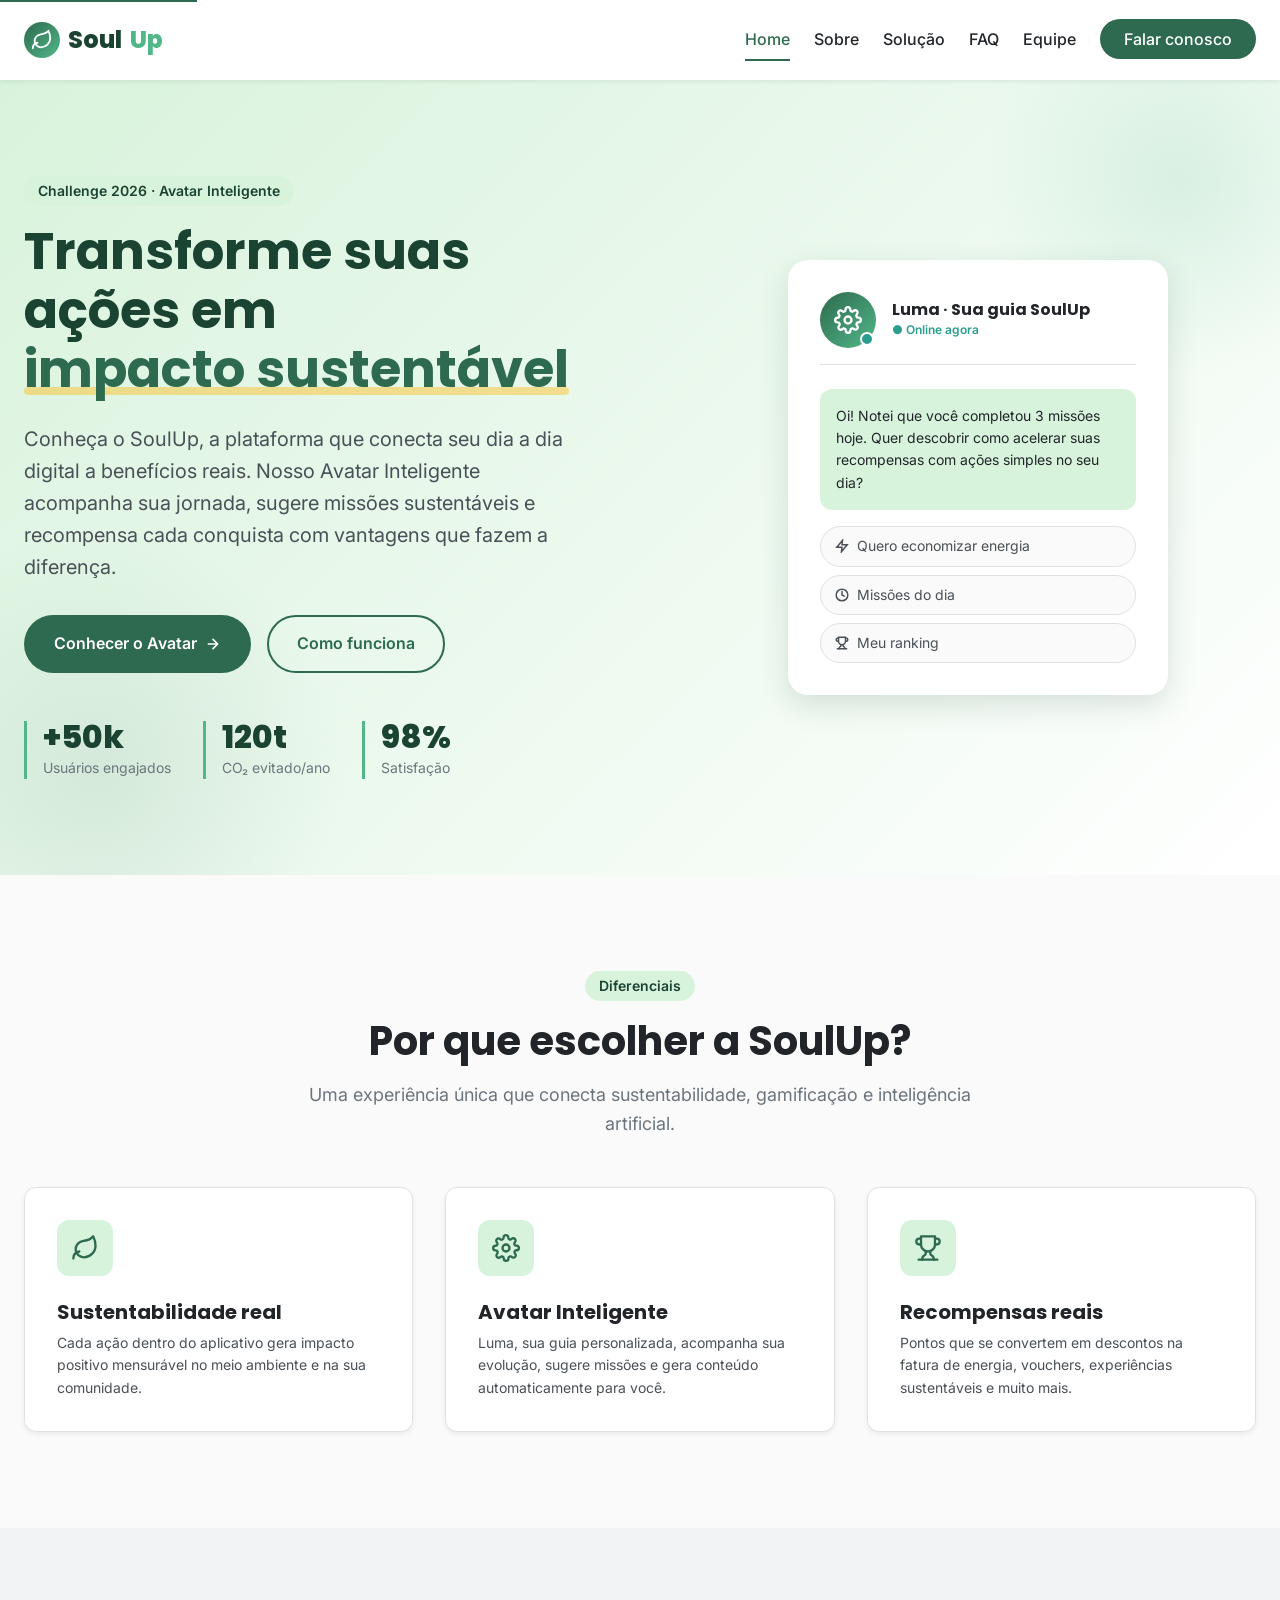
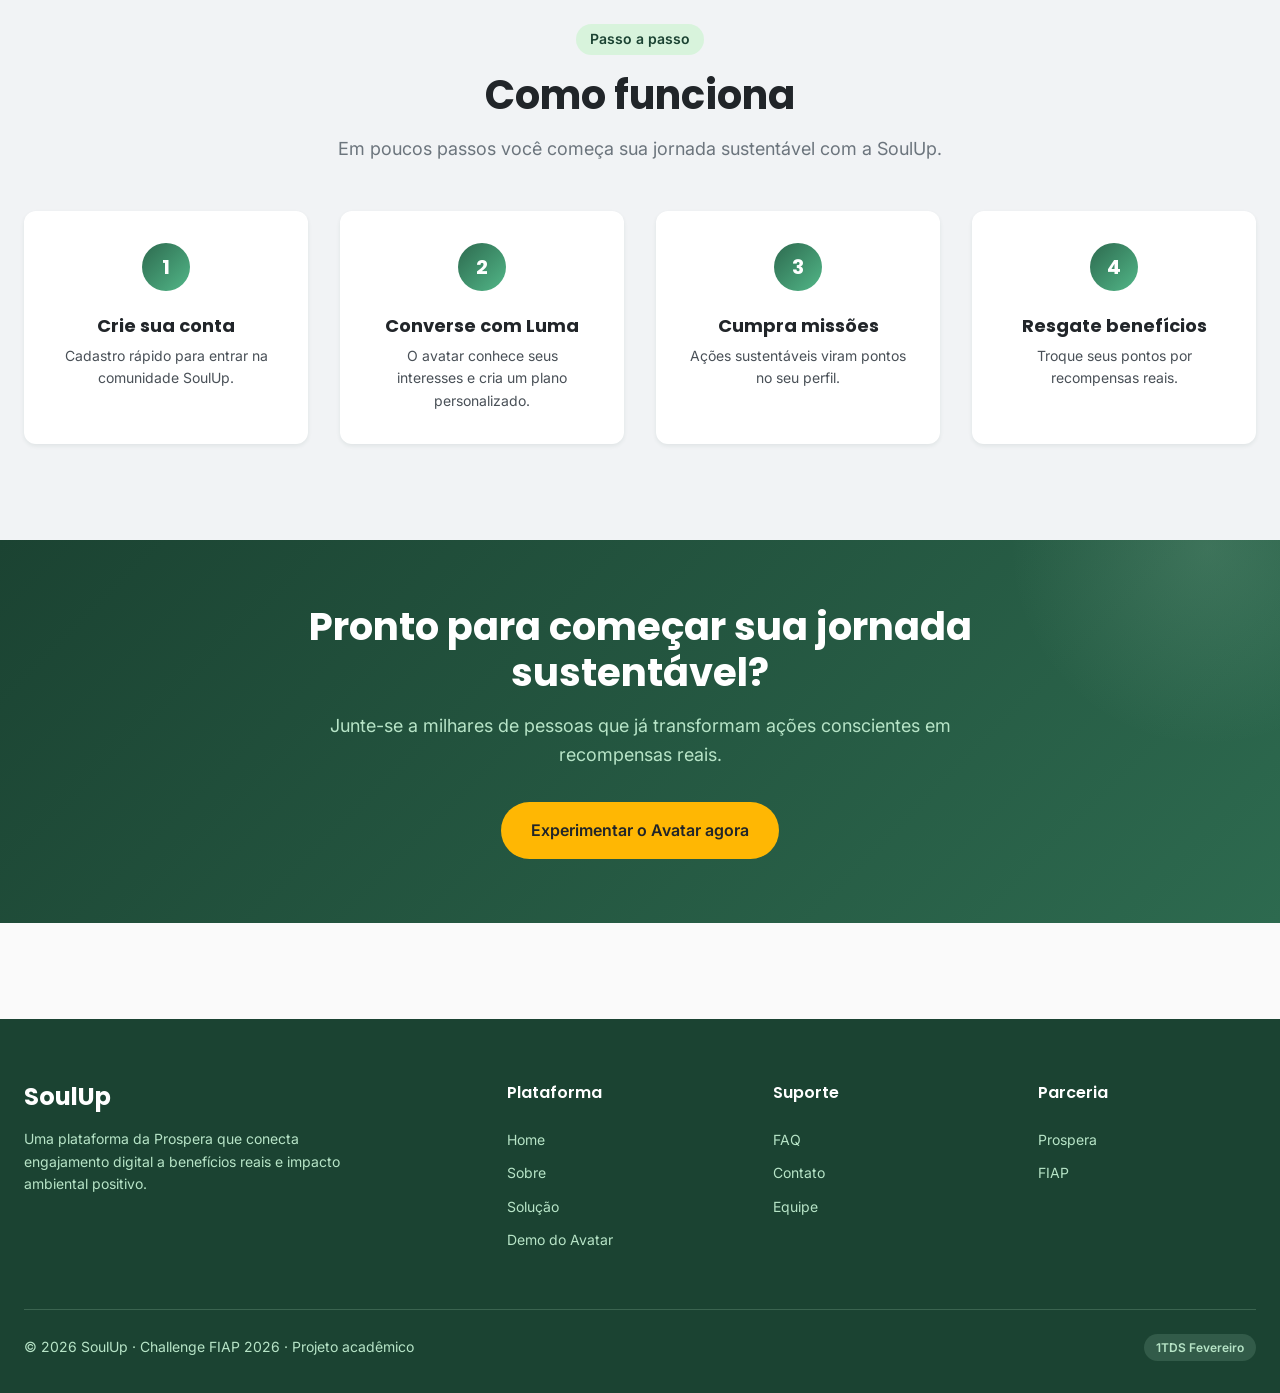
<file: index.html>
<!DOCTYPE html>
<html lang="pt-BR">

<head>
    <meta charset="UTF-8" />
    <meta name="viewport" content="width=device-width, initial-scale=1.0" />
    <meta name="description"
        content="SoulUp - Plataforma digital sustentável com Avatar Inteligente que recompensa ações conscientes dos usuários." />
    <meta name="keywords" content="SoulUp, FIAP, sustentabilidade, gamificação, avatar inteligente, Prospera" />
    <meta name="author" content="Equipe 1TDS FIAP" />
    <title>SoulUp — Engajamento Sustentável com Avatar Inteligente</title>

    <!-- Fontes Google (apenas link CSS, não é framework/biblioteca JS) -->
    <link rel="preconnect" href="https://fonts.googleapis.com" />
    <link rel="preconnect" href="https://fonts.gstatic.com" crossorigin />
    <link
        href="https://fonts.googleapis.com/css2?family=Inter:wght@400;500;600&family=Poppins:wght@500;600;700;800&display=swap"
        rel="stylesheet" />

    <!-- CSS do projeto -->
    <link rel="stylesheet" href="assets/css/global.css" />
    <link rel="stylesheet" href="assets/css/header-footer.css" />
    <link rel="stylesheet" href="assets/css/home.css" />
    <link rel="stylesheet" href="assets/css/responsive.css" />
</head>

<body>

    <!-- COMMIT: INTEGRANTE_1 — Header com logo, menu e CTA -->
    <a class="skip-link" href="#main-content">Pular para o conteúdo</a>

    <header class="site-header" role="banner">
        <div class="container header-inner">
            <a href="index.html" class="brand" aria-label="SoulUp - Página inicial">
                <span class="brand-icon" aria-hidden="true">
                    <svg viewBox="0 0 24 24" fill="none" stroke="currentColor" stroke-width="2" stroke-linecap="round"
                        stroke-linejoin="round">
                        <path d="M11 20A7 7 0 0 1 9.8 6.1C15.5 5 17 4.48 19 2c1 2 2 4.18 2 8 0 5.5-4.78 10-10 10Z" />
                        <path d="M2 21c0-3 1.85-5.36 5.08-6" />
                    </svg>
                </span>
                Soul<span class="brand-up">Up</span>
            </a>

            <nav class="main-nav" role="navigation" aria-label="Menu principal">
                <ul class="nav-list">
                    <li><a href="index.html">Home</a></li>
                    <li><a href="sobre.html">Sobre</a></li>
                    <li><a href="solucao.html">Solução</a></li>
                    <li><a href="faq.html">FAQ</a></li>
                    <li><a href="integrantes.html">Equipe</a></li>
                    <li><a href="contato.html" class="nav-cta">Falar conosco</a></li>
                </ul>
            </nav>

            <button class="menu-toggle" aria-label="Abrir menu" aria-expanded="false" aria-controls="main-nav">
                <span></span>
                <span></span>
                <span></span>
            </button>
        </div>
    </header>

    <main id="main-content">

        <!-- COMMIT: INTEGRANTE_1 — Hero principal com call-to-action e prévia do avatar -->
        <section class="hero" aria-labelledby="hero-title">
            <div class="container hero-inner">
                <div class="hero-content" data-reveal>
                    <span class="badge">Challenge 2026 · Avatar Inteligente</span>
                    <h1 id="hero-title">
                        Transforme suas ações em
                        <span class="highlight">impacto sustentável</span>
                    </h1>
                    <p class="lead">
                        Conheça o SoulUp, a plataforma que conecta seu dia a dia digital a benefícios reais.
                        Nosso Avatar Inteligente acompanha sua jornada, sugere missões sustentáveis e
                        recompensa cada conquista com vantagens que fazem a diferença.
                    </p>

                    <div class="hero-actions">
                        <a href="avatar.html" class="btn btn-primary" aria-label="Conhecer o Avatar Inteligente">
                            Conhecer o Avatar
                            <svg width="16" height="16" viewBox="0 0 24 24" fill="none" stroke="currentColor"
                                stroke-width="2.5" stroke-linecap="round" stroke-linejoin="round" aria-hidden="true">
                                <path d="M5 12h14M12 5l7 7-7 7" />
                            </svg>
                        </a>
                        <a href="solucao.html" class="btn btn-secondary">Como funciona</a>
                    </div>

                    <div class="hero-stats">
                        <div class="hero-stat">
                            <div class="stat-number">+50k</div>
                            <div class="stat-label">Usuários engajados</div>
                        </div>
                        <div class="hero-stat">
                            <div class="stat-number">120t</div>
                            <div class="stat-label">CO₂ evitado/ano</div>
                        </div>
                        <div class="hero-stat">
                            <div class="stat-number">98%</div>
                            <div class="stat-label">Satisfação</div>
                        </div>
                    </div>
                </div>

                <div class="hero-visual" data-reveal>
                    <div class="avatar-preview" aria-label="Prévia do avatar inteligente">
                        <div class="avatar-preview-header">
                            <div class="avatar-circle" aria-hidden="true">
                                <svg width="28" height="28" viewBox="0 0 24 24" fill="none" stroke="currentColor"
                                    stroke-width="2" stroke-linecap="round" stroke-linejoin="round">
                                    <circle cx="12" cy="12" r="3" />
                                    <path
                                        d="M19.4 15a1.65 1.65 0 0 0 .33 1.82l.06.06a2 2 0 0 1 0 2.83 2 2 0 0 1-2.83 0l-.06-.06a1.65 1.65 0 0 0-1.82-.33 1.65 1.65 0 0 0-1 1.51V21a2 2 0 0 1-4 0v-.09a1.65 1.65 0 0 0-1-1.51 1.65 1.65 0 0 0-1.82.33l-.06.06a2 2 0 1 1-2.83-2.83l.06-.06a1.65 1.65 0 0 0 .33-1.82 1.65 1.65 0 0 0-1.51-1H3a2 2 0 0 1 0-4h.09a1.65 1.65 0 0 0 1.51-1 1.65 1.65 0 0 0-.33-1.82l-.06-.06a2 2 0 1 1 2.83-2.83l.06.06a1.65 1.65 0 0 0 1.82.33h0a1.65 1.65 0 0 0 1-1.51V3a2 2 0 0 1 4 0v.09a1.65 1.65 0 0 0 1 1.51h0a1.65 1.65 0 0 0 1.82-.33l.06-.06a2 2 0 1 1 2.83 2.83l-.06.06a1.65 1.65 0 0 0-.33 1.82v0a1.65 1.65 0 0 0 1.51 1H21a2 2 0 0 1 0 4h-.09a1.65 1.65 0 0 0-1.51 1z" />
                                </svg>
                            </div>
                            <div class="avatar-info">
                                <h4>Luma · Sua guia SoulUp</h4>
                                <div class="status">● Online agora</div>
                            </div>
                        </div>

                        <div class="avatar-message">
                            Oi! Notei que você completou 3 missões hoje. Quer descobrir como acelerar suas
                            recompensas com ações simples no seu dia?
                        </div>

                        <div class="avatar-suggestions">
                            <button class="suggestion-chip" type="button">
                                <svg width="14" height="14" viewBox="0 0 24 24" fill="none" stroke="currentColor"
                                    stroke-width="2.5" stroke-linecap="round" aria-hidden="true">
                                    <path d="M13 2L3 14h9l-1 8 10-12h-9l1-8z" />
                                </svg>
                                Quero economizar energia
                            </button>
                            <button class="suggestion-chip" type="button">
                                <svg width="14" height="14" viewBox="0 0 24 24" fill="none" stroke="currentColor"
                                    stroke-width="2.5" stroke-linecap="round" aria-hidden="true">
                                    <circle cx="12" cy="12" r="10" />
                                    <path d="M12 6v6l4 2" />
                                </svg>
                                Missões do dia
                            </button>
                            <button class="suggestion-chip" type="button">
                                <svg width="14" height="14" viewBox="0 0 24 24" fill="none" stroke="currentColor"
                                    stroke-width="2.5" stroke-linecap="round" aria-hidden="true">
                                    <path d="M6 9H4.5a2.5 2.5 0 0 1 0-5H6" />
                                    <path d="M18 9h1.5a2.5 2.5 0 0 0 0-5H18" />
                                    <path d="M4 22h16" />
                                    <path d="M10 14.66V17c0 .55-.47.98-.97 1.21C7.85 18.75 7 20.24 7 22" />
                                    <path d="M14 14.66V17c0 .55.47.98.97 1.21C16.15 18.75 17 20.24 17 22" />
                                    <path d="M18 2H6v7a6 6 0 0 0 12 0V2Z" />
                                </svg>
                                Meu ranking
                            </button>
                        </div>
                    </div>
                </div>
            </div>
        </section>

        <!-- COMMIT: INTEGRANTE_1 — Bloco de features (3 colunas com benefícios) -->
        <section class="features section" aria-labelledby="features-title">
            <div class="container">
                <div class="section-title" data-reveal>
                    <span class="badge">Diferenciais</span>
                    <h2 id="features-title">Por que escolher a SoulUp?</h2>
                    <p>Uma experiência única que conecta sustentabilidade, gamificação e inteligência artificial.</p>
                </div>

                <div class="features-grid">
                    <article class="feature-card" data-reveal>
                        <div class="feature-icon" aria-hidden="true">
                            <svg viewBox="0 0 24 24" fill="none" stroke="currentColor" stroke-width="2"
                                stroke-linecap="round" stroke-linejoin="round">
                                <path d="M11 20A7 7 0 0 1 9.8 6.1C15.5 5 17 4.48 19 2c1 2 2 4.18 2 8 0 5.5-4.78 10-10 10Z" />
                                <path d="M2 21c0-3 1.85-5.36 5.08-6" />
                            </svg>
                        </div>
                        <h3>Sustentabilidade real</h3>
                        <p>Cada ação dentro do aplicativo gera impacto positivo mensurável no meio ambiente
                            e na sua comunidade.</p>
                    </article>

                    <article class="feature-card" data-reveal>
                        <div class="feature-icon" aria-hidden="true">
                            <svg viewBox="0 0 24 24" fill="none" stroke="currentColor" stroke-width="2"
                                stroke-linecap="round" stroke-linejoin="round">
                                <circle cx="12" cy="12" r="3" />
                                <path d="M19.4 15a1.65 1.65 0 0 0 .33 1.82l.06.06a2 2 0 0 1 0 2.83 2 2 0 0 1-2.83 0l-.06-.06a1.65 1.65 0 0 0-1.82-.33 1.65 1.65 0 0 0-1 1.51V21a2 2 0 0 1-4 0v-.09a1.65 1.65 0 0 0-1-1.51 1.65 1.65 0 0 0-1.82.33l-.06.06a2 2 0 1 1-2.83-2.83l.06-.06a1.65 1.65 0 0 0 .33-1.82 1.65 1.65 0 0 0-1.51-1H3a2 2 0 0 1 0-4h.09a1.65 1.65 0 0 0 1.51-1 1.65 1.65 0 0 0-.33-1.82l-.06-.06a2 2 0 1 1 2.83-2.83l.06.06a1.65 1.65 0 0 0 1.82.33h0a1.65 1.65 0 0 0 1-1.51V3a2 2 0 0 1 4 0v.09a1.65 1.65 0 0 0 1 1.51h0a1.65 1.65 0 0 0 1.82-.33l.06-.06a2 2 0 1 1 2.83 2.83l-.06.06a1.65 1.65 0 0 0-.33 1.82v0a1.65 1.65 0 0 0 1.51 1H21a2 2 0 0 1 0 4h-.09a1.65 1.65 0 0 0-1.51 1z" />
                            </svg>
                        </div>
                        <h3>Avatar Inteligente</h3>
                        <p>Luma, sua guia personalizada, acompanha sua evolução, sugere missões e gera
                            conteúdo automaticamente para você.</p>
                    </article>

                    <article class="feature-card" data-reveal>
                        <div class="feature-icon" aria-hidden="true">
                            <svg viewBox="0 0 24 24" fill="none" stroke="currentColor" stroke-width="2"
                                stroke-linecap="round" stroke-linejoin="round">
                                <path d="M6 9H4.5a2.5 2.5 0 0 1 0-5H6" />
                                <path d="M18 9h1.5a2.5 2.5 0 0 0 0-5H18" />
                                <path d="M4 22h16" />
                                <path d="M10 14.66V17c0 .55-.47.98-.97 1.21C7.85 18.75 7 20.24 7 22" />
                                <path d="M14 14.66V17c0 .55.47.98.97 1.21C16.15 18.75 17 20.24 17 22" />
                                <path d="M18 2H6v7a6 6 0 0 0 12 0V2Z" />
                            </svg>
                        </div>
                        <h3>Recompensas reais</h3>
                        <p>Pontos que se convertem em descontos na fatura de energia, vouchers, experiências
                            sustentáveis e muito mais.</p>
                    </article>
                </div>
            </div>
        </section>

        <!-- COMMIT: INTEGRANTE_1 — Bloco "Como funciona" com passo a passo -->
        <section class="how-it-works" aria-labelledby="how-title">
            <div class="container">
                <div class="section-title" data-reveal>
                    <span class="badge">Passo a passo</span>
                    <h2 id="how-title">Como funciona</h2>
                    <p>Em poucos passos você começa sua jornada sustentável com a SoulUp.</p>
                </div>

                <div class="steps-grid">
                    <div class="step" data-reveal>
                        <div class="step-number">1</div>
                        <h4>Crie sua conta</h4>
                        <p>Cadastro rápido para entrar na comunidade SoulUp.</p>
                    </div>
                    <div class="step" data-reveal>
                        <div class="step-number">2</div>
                        <h4>Converse com Luma</h4>
                        <p>O avatar conhece seus interesses e cria um plano personalizado.</p>
                    </div>
                    <div class="step" data-reveal>
                        <div class="step-number">3</div>
                        <h4>Cumpra missões</h4>
                        <p>Ações sustentáveis viram pontos no seu perfil.</p>
                    </div>
                    <div class="step" data-reveal>
                        <div class="step-number">4</div>
                        <h4>Resgate benefícios</h4>
                        <p>Troque seus pontos por recompensas reais.</p>
                    </div>
                </div>
            </div>
        </section>

        <!-- COMMIT: INTEGRANTE_1 — Banner CTA final -->
        <section class="cta-section" aria-labelledby="cta-title">
            <div class="container">
                <div class="cta-content" data-reveal>
                    <h2 id="cta-title">Pronto para começar sua jornada sustentável?</h2>
                    <p>Junte-se a milhares de pessoas que já transformam ações conscientes em recompensas reais.</p>
                    <a href="avatar.html" class="btn btn-accent">Experimentar o Avatar agora</a>
                </div>
            </div>
        </section>
    </main>

    <!-- COMMIT: INTEGRANTE_1 — Footer compartilhado entre todas as páginas -->
    <footer class="site-footer" role="contentinfo">
        <div class="container">
            <div class="footer-grid">
                <div class="footer-brand">
                    <h3>SoulUp</h3>
                    <p>Uma plataforma da Prospera que conecta engajamento digital a benefícios reais e impacto
                        ambiental positivo.</p>
                </div>

                <div class="footer-col">
                    <h4>Plataforma</h4>
                    <ul>
                        <li><a href="index.html">Home</a></li>
                        <li><a href="sobre.html">Sobre</a></li>
                        <li><a href="solucao.html">Solução</a></li>
                        <li><a href="avatar.html">Demo do Avatar</a></li>
                    </ul>
                </div>

                <div class="footer-col">
                    <h4>Suporte</h4>
                    <ul>
                        <li><a href="faq.html">FAQ</a></li>
                        <li><a href="contato.html">Contato</a></li>
                        <li><a href="integrantes.html">Equipe</a></li>
                    </ul>
                </div>

                <div class="footer-col">
                    <h4>Parceria</h4>
                    <ul>
                        <li><a href="https://www.meuprospera.com.br/soul-up/" target="_blank"
                                rel="noopener noreferrer">Prospera</a></li>
                        <li><a href="https://www.fiap.com.br" target="_blank" rel="noopener noreferrer">FIAP</a></li>
                    </ul>
                </div>
            </div>

            <div class="footer-bottom">
                <div>© <span data-current-year>2026</span> SoulUp · Challenge FIAP 2026 · Projeto acadêmico</div>
                <span class="badge-footer">1TDS Fevereiro</span>
            </div>
        </div>
    </footer>

    <!-- JavaScript -->
    <script src="assets/js/main.js"></script>
</body>

</html>
</file>
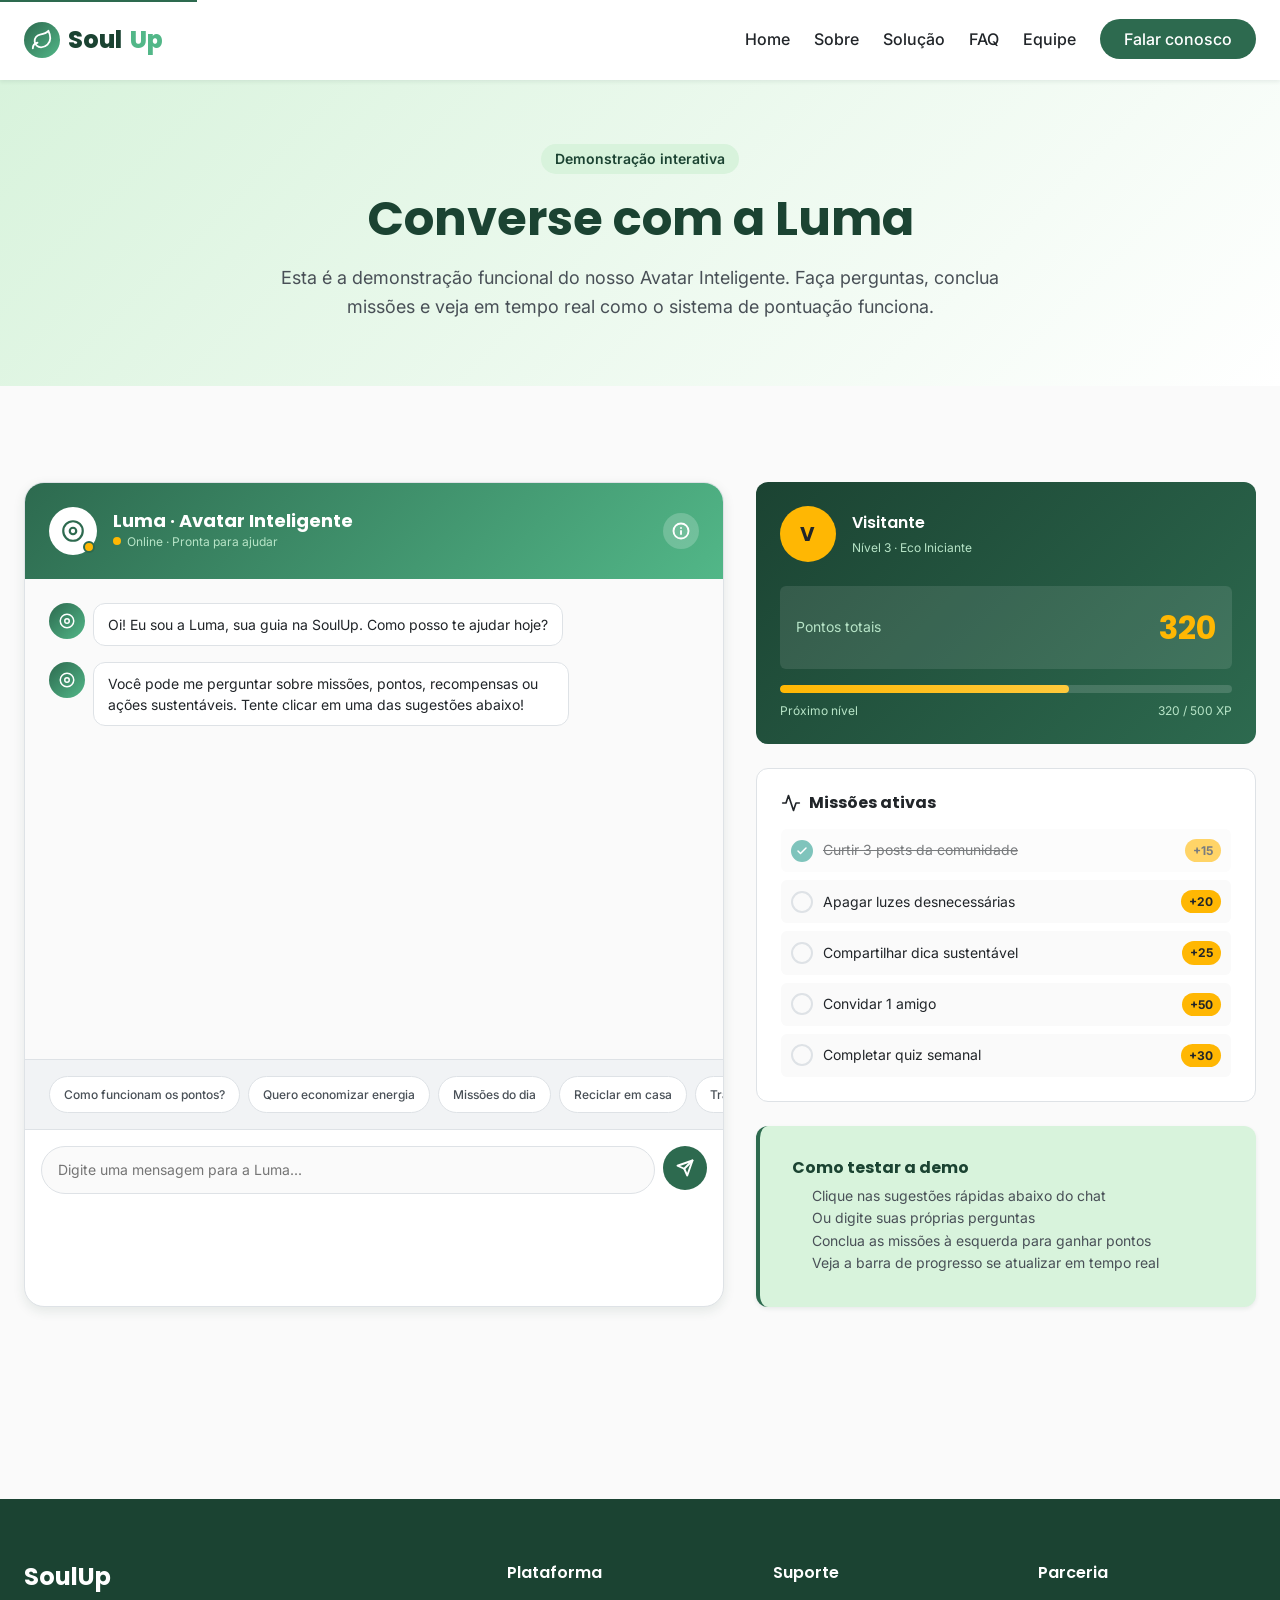
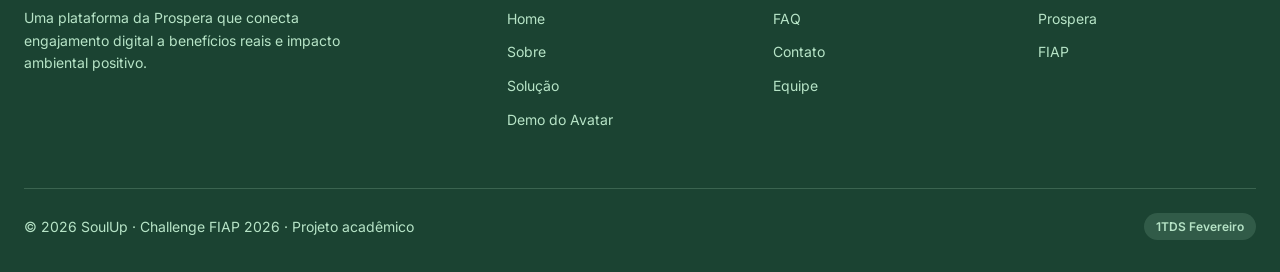
<file: avatar.html>
<!DOCTYPE html>
<html lang="pt-BR">

<head>
    <meta charset="UTF-8" />
    <meta name="viewport" content="width=device-width, initial-scale=1.0" />
    <meta name="description"
        content="Demonstração interativa do Avatar Inteligente Luma do SoulUp. Converse com o avatar, complete missões e ganhe pontos sustentáveis." />
    <title>Demo do Avatar — SoulUp</title>

    <link rel="preconnect" href="https://fonts.googleapis.com" />
    <link rel="preconnect" href="https://fonts.gstatic.com" crossorigin />
    <link
        href="https://fonts.googleapis.com/css2?family=Inter:wght@400;500;600&family=Poppins:wght@500;600;700;800&display=swap"
        rel="stylesheet" />

    <link rel="stylesheet" href="assets/css/global.css" />
    <link rel="stylesheet" href="assets/css/header-footer.css" />
    <link rel="stylesheet" href="assets/css/sobre.css" />
    <link rel="stylesheet" href="assets/css/avatar.css" />
    <link rel="stylesheet" href="assets/css/responsive.css" />
</head>

<body>

    <!-- COMMIT: INTEGRANTE_5 — Header padrão na página do Avatar -->
    <a class="skip-link" href="#main-content">Pular para o conteúdo</a>

    <header class="site-header" role="banner">
        <div class="container header-inner">
            <a href="index.html" class="brand" aria-label="SoulUp - Página inicial">
                <span class="brand-icon" aria-hidden="true">
                    <svg viewBox="0 0 24 24" fill="none" stroke="currentColor" stroke-width="2" stroke-linecap="round"
                        stroke-linejoin="round">
                        <path d="M11 20A7 7 0 0 1 9.8 6.1C15.5 5 17 4.48 19 2c1 2 2 4.18 2 8 0 5.5-4.78 10-10 10Z" />
                        <path d="M2 21c0-3 1.85-5.36 5.08-6" />
                    </svg>
                </span>
                Soul<span class="brand-up">Up</span>
            </a>

            <nav class="main-nav" role="navigation" aria-label="Menu principal">
                <ul class="nav-list">
                    <li><a href="index.html">Home</a></li>
                    <li><a href="sobre.html">Sobre</a></li>
                    <li><a href="solucao.html">Solução</a></li>
                    <li><a href="faq.html">FAQ</a></li>
                    <li><a href="integrantes.html">Equipe</a></li>
                    <li><a href="contato.html" class="nav-cta">Falar conosco</a></li>
                </ul>
            </nav>

            <button class="menu-toggle" aria-label="Abrir menu" aria-expanded="false">
                <span></span>
                <span></span>
                <span></span>
            </button>
        </div>
    </header>

    <main id="main-content">

        <!-- COMMIT: INTEGRANTE_5 — Hero da demo do Avatar -->
        <section class="page-hero">
            <div class="container">
                <span class="badge">Demonstração interativa</span>
                <h1>Converse com a Luma</h1>
                <p>Esta é a demonstração funcional do nosso Avatar Inteligente. Faça perguntas, conclua missões
                    e veja em tempo real como o sistema de pontuação funciona.</p>
            </div>
        </section>

        <!-- COMMIT: INTEGRANTE_5 — Layout principal da demo (chat + painel) -->
        <section class="demo-section">
            <div class="container">
                <div class="demo-layout">

                    <!-- =================================================
                         CHAT INTERATIVO
                         ================================================= -->
                    <article class="chat-card" aria-label="Chat com o avatar Luma">

                        <div class="chat-header">
                            <div class="avatar-circle" aria-hidden="true">
                                <svg viewBox="0 0 24 24" fill="none" stroke="currentColor" stroke-width="2"
                                    stroke-linecap="round" stroke-linejoin="round">
                                    <circle cx="12" cy="12" r="3" />
                                    <path d="M3 12a9 9 0 0 1 9-9v0a9 9 0 0 1 9 9v0a9 9 0 0 1-9 9v0a9 9 0 0 1-9-9z" />
                                </svg>
                            </div>
                            <div>
                                <h3>Luma · Avatar Inteligente</h3>
                                <span class="status">Online · Pronta para ajudar</span>
                            </div>
                            <button class="chat-info-btn" type="button" aria-label="Sobre o avatar">
                                <svg width="18" height="18" viewBox="0 0 24 24" fill="none" stroke="currentColor"
                                    stroke-width="2.5" stroke-linecap="round" stroke-linejoin="round">
                                    <circle cx="12" cy="12" r="10" />
                                    <line x1="12" y1="16" x2="12" y2="12" />
                                    <line x1="12" y1="8" x2="12.01" y2="8" />
                                </svg>
                            </button>
                        </div>

                        <!-- Histórico de mensagens (preenchido por JS) -->
                        <div class="chat-messages" id="chat-messages" role="log" aria-live="polite"></div>

                        <!-- Sugestões rápidas -->
                        <div class="quick-suggestions">
                            <button class="chip" type="button">Como funcionam os pontos?</button>
                            <button class="chip" type="button">Quero economizar energia</button>
                            <button class="chip" type="button">Missões do dia</button>
                            <button class="chip" type="button">Reciclar em casa</button>
                            <button class="chip" type="button">Transporte sustentável</button>
                            <button class="chip" type="button">Meus benefícios</button>
                        </div>

                        <!-- Input de mensagem -->
                        <form class="chat-input-area" id="chat-form" autocomplete="off">
                            <label for="chat-input" class="sr-only">Digite sua mensagem</label>
                            <input type="text" id="chat-input" placeholder="Digite uma mensagem para a Luma..."
                                maxlength="200" />
                            <button class="chat-send" id="chat-send" type="submit" aria-label="Enviar mensagem">
                                <svg viewBox="0 0 24 24" fill="none" stroke="currentColor" stroke-width="2.5"
                                    stroke-linecap="round" stroke-linejoin="round">
                                    <line x1="22" y1="2" x2="11" y2="13" />
                                    <polygon points="22 2 15 22 11 13 2 9 22 2" />
                                </svg>
                            </button>
                        </form>
                    </article>

                    <!-- =================================================
                         PAINEL LATERAL: PERFIL + MISSÕES
                         ================================================= -->
                    <aside class="demo-sidebar" aria-label="Seu progresso e missões">

                        <!-- Card de perfil do usuário -->
                        <div class="user-profile-card">
                            <div class="profile-header">
                                <div class="profile-avatar" aria-hidden="true">V</div>
                                <div>
                                    <div class="profile-name">Visitante</div>
                                    <div class="profile-level">Nível 3 · Eco Iniciante</div>
                                </div>
                            </div>

                            <div class="points-display">
                                <span class="label">Pontos totais</span>
                                <span class="value" id="user-points">320</span>
                            </div>

                            <div class="progress-bar" aria-hidden="true">
                                <div class="progress-fill" id="progress-fill" style="width: 64%;"></div>
                            </div>
                            <div class="progress-info">
                                <span>Próximo nível</span>
                                <span id="progress-text">320 / 500 XP</span>
                            </div>
                        </div>

                        <!-- Lista de missões interativas -->
                        <div class="missions-card">
                            <h4>
                                <svg width="20" height="20" viewBox="0 0 24 24" fill="none" stroke="currentColor"
                                    stroke-width="2" stroke-linecap="round" stroke-linejoin="round" aria-hidden="true">
                                    <polyline points="22 12 18 12 15 21 9 3 6 12 2 12" />
                                </svg>
                                Missões ativas
                            </h4>

                            <div class="mission-list">

                                <div class="mission-item done" role="button" tabindex="0">
                                    <div class="mission-check" aria-hidden="true">
                                        <svg viewBox="0 0 24 24" fill="none" stroke="currentColor" stroke-width="3"
                                            stroke-linecap="round" stroke-linejoin="round">
                                            <polyline points="20 6 9 17 4 12" />
                                        </svg>
                                    </div>
                                    <span class="mission-text">Curtir 3 posts da comunidade</span>
                                    <span class="mission-points">+15</span>
                                </div>

                                <div class="mission-item" role="button" tabindex="0">
                                    <div class="mission-check" aria-hidden="true">
                                        <svg viewBox="0 0 24 24" fill="none" stroke="currentColor" stroke-width="3"
                                            stroke-linecap="round" stroke-linejoin="round">
                                            <polyline points="20 6 9 17 4 12" />
                                        </svg>
                                    </div>
                                    <span class="mission-text">Apagar luzes desnecessárias</span>
                                    <span class="mission-points">+20</span>
                                </div>

                                <div class="mission-item" role="button" tabindex="0">
                                    <div class="mission-check" aria-hidden="true">
                                        <svg viewBox="0 0 24 24" fill="none" stroke="currentColor" stroke-width="3"
                                            stroke-linecap="round" stroke-linejoin="round">
                                            <polyline points="20 6 9 17 4 12" />
                                        </svg>
                                    </div>
                                    <span class="mission-text">Compartilhar dica sustentável</span>
                                    <span class="mission-points">+25</span>
                                </div>

                                <div class="mission-item" role="button" tabindex="0">
                                    <div class="mission-check" aria-hidden="true">
                                        <svg viewBox="0 0 24 24" fill="none" stroke="currentColor" stroke-width="3"
                                            stroke-linecap="round" stroke-linejoin="round">
                                            <polyline points="20 6 9 17 4 12" />
                                        </svg>
                                    </div>
                                    <span class="mission-text">Convidar 1 amigo</span>
                                    <span class="mission-points">+50</span>
                                </div>

                                <div class="mission-item" role="button" tabindex="0">
                                    <div class="mission-check" aria-hidden="true">
                                        <svg viewBox="0 0 24 24" fill="none" stroke="currentColor" stroke-width="3"
                                            stroke-linecap="round" stroke-linejoin="round">
                                            <polyline points="20 6 9 17 4 12" />
                                        </svg>
                                    </div>
                                    <span class="mission-text">Completar quiz semanal</span>
                                    <span class="mission-points">+30</span>
                                </div>
                            </div>
                        </div>

                        <!-- Card "Como usar a demo" -->
                        <div class="card" style="background-color: var(--color-bg-soft); border-left: 4px solid var(--color-primary);">
                            <h4 style="font-size: var(--fs-base); margin-bottom: 0.5rem; color: var(--color-primary-dark);">
                                Como testar a demo
                            </h4>
                            <ol style="padding-left: 1.25rem; font-size: var(--fs-sm); color: var(--color-text); line-height: 1.6;">
                                <li>Clique nas sugestões rápidas abaixo do chat</li>
                                <li>Ou digite suas próprias perguntas</li>
                                <li>Conclua as missões à esquerda para ganhar pontos</li>
                                <li>Veja a barra de progresso se atualizar em tempo real</li>
                            </ol>
                        </div>

                    </aside>
                </div>
            </div>
        </section>
    </main>

    <!-- COMMIT: INTEGRANTE_5 — Footer reaproveitado -->
    <footer class="site-footer" role="contentinfo">
        <div class="container">
            <div class="footer-grid">
                <div class="footer-brand">
                    <h3>SoulUp</h3>
                    <p>Uma plataforma da Prospera que conecta engajamento digital a benefícios reais e impacto
                        ambiental positivo.</p>
                </div>

                <div class="footer-col">
                    <h4>Plataforma</h4>
                    <ul>
                        <li><a href="index.html">Home</a></li>
                        <li><a href="sobre.html">Sobre</a></li>
                        <li><a href="solucao.html">Solução</a></li>
                        <li><a href="avatar.html">Demo do Avatar</a></li>
                    </ul>
                </div>

                <div class="footer-col">
                    <h4>Suporte</h4>
                    <ul>
                        <li><a href="faq.html">FAQ</a></li>
                        <li><a href="contato.html">Contato</a></li>
                        <li><a href="integrantes.html">Equipe</a></li>
                    </ul>
                </div>

                <div class="footer-col">
                    <h4>Parceria</h4>
                    <ul>
                        <li><a href="https://www.meuprospera.com.br/soul-up/" target="_blank"
                                rel="noopener noreferrer">Prospera</a></li>
                        <li><a href="https://www.fiap.com.br" target="_blank" rel="noopener noreferrer">FIAP</a></li>
                    </ul>
                </div>
            </div>

            <div class="footer-bottom">
                <div>© <span data-current-year>2026</span> SoulUp · Challenge FIAP 2026 · Projeto acadêmico</div>
                <span class="badge-footer">1TDS Fevereiro</span>
            </div>
        </div>
    </footer>

    <script src="assets/js/main.js"></script>
    <script src="assets/js/avatar.js"></script>
</body>

</html>
</file>
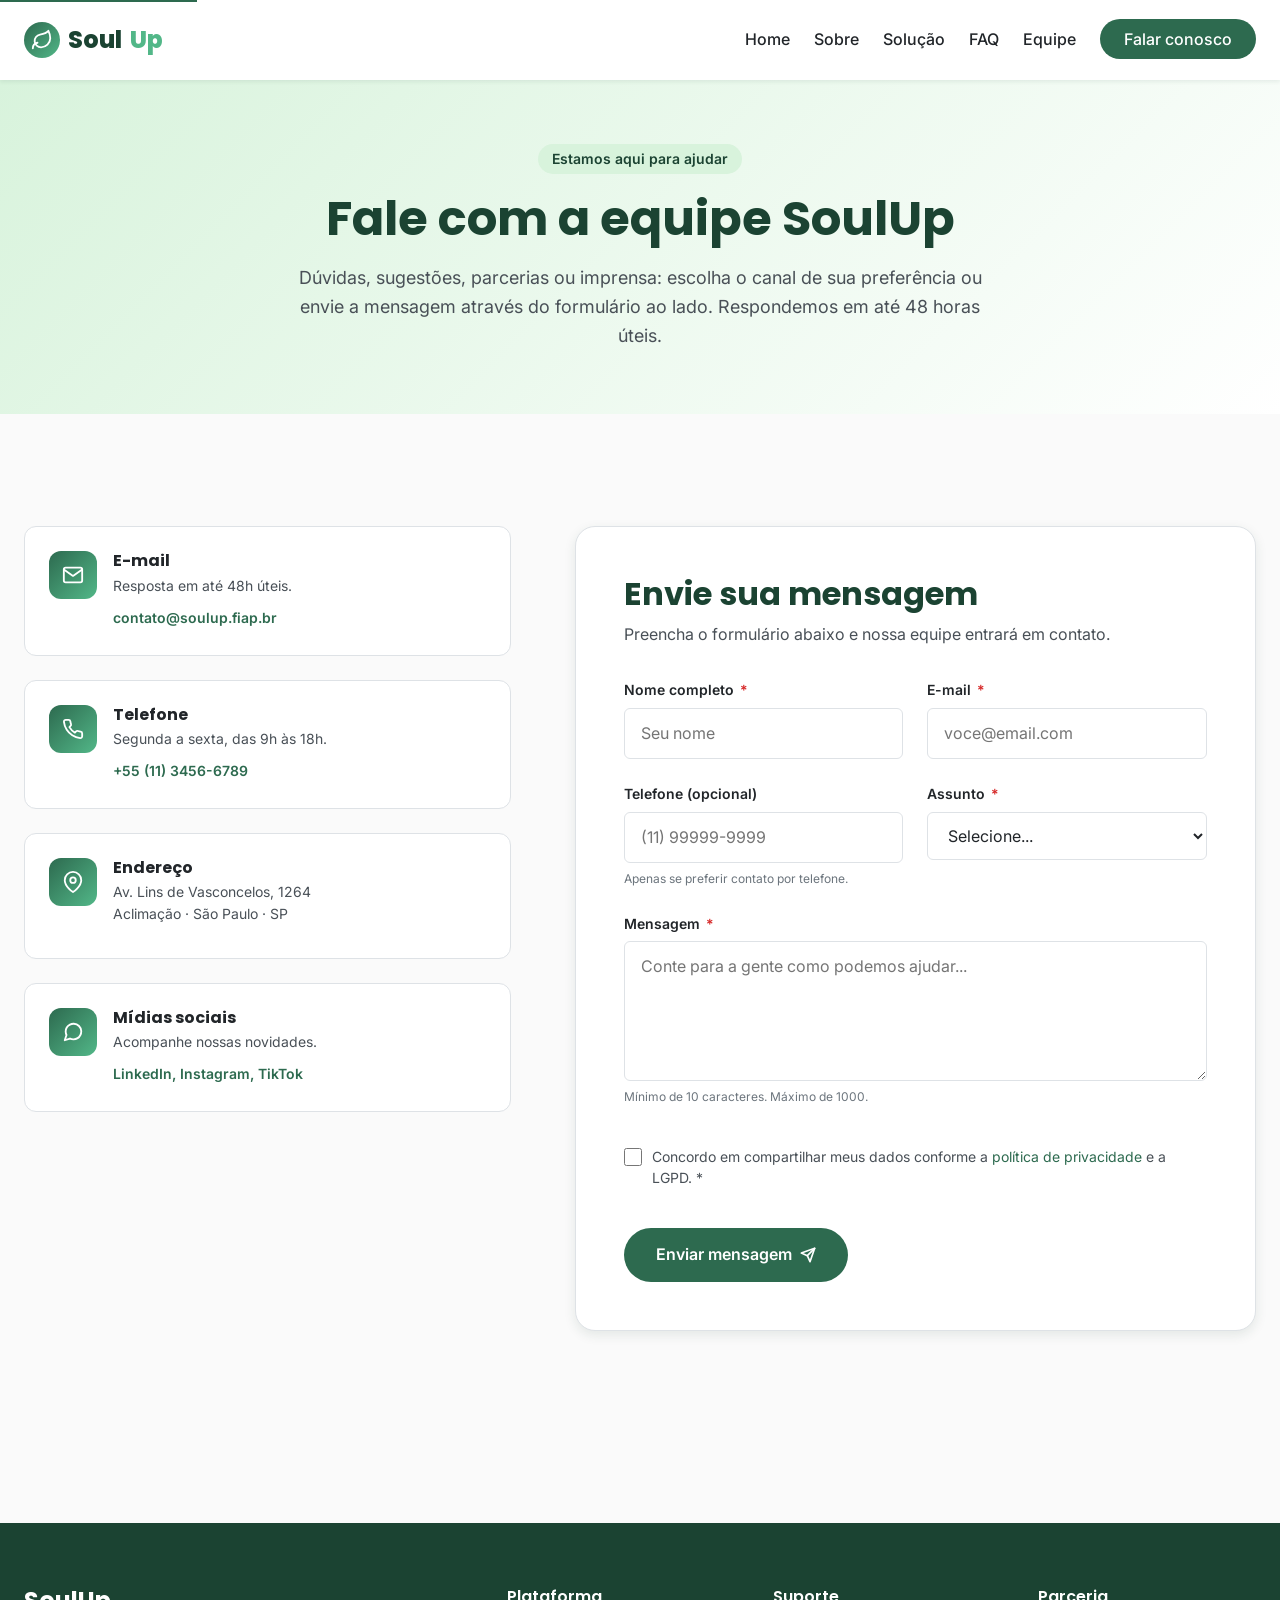
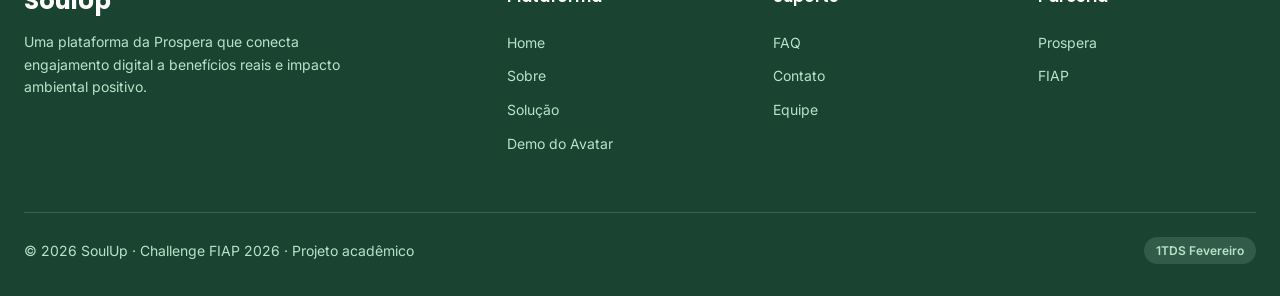
<file: contato.html>
<!DOCTYPE html>
<html lang="pt-BR">

<head>
    <meta charset="UTF-8" />
    <meta name="viewport" content="width=device-width, initial-scale=1.0" />
    <meta name="description"
        content="Entre em contato com a equipe do SoulUp. Tire dúvidas, envie sugestões ou parcerias através do nosso formulário." />
    <title>Contato — SoulUp</title>

    <link rel="preconnect" href="https://fonts.googleapis.com" />
    <link rel="preconnect" href="https://fonts.gstatic.com" crossorigin />
    <link
        href="https://fonts.googleapis.com/css2?family=Inter:wght@400;500;600&family=Poppins:wght@500;600;700;800&display=swap"
        rel="stylesheet" />

    <link rel="stylesheet" href="assets/css/global.css" />
    <link rel="stylesheet" href="assets/css/header-footer.css" />
    <link rel="stylesheet" href="assets/css/sobre.css" />
    <link rel="stylesheet" href="assets/css/contato.css" />
    <link rel="stylesheet" href="assets/css/responsive.css" />
</head>

<body>

    <!-- COMMIT: INTEGRANTE_4 — Header padrão na página de Contato -->
    <a class="skip-link" href="#main-content">Pular para o conteúdo</a>

    <header class="site-header" role="banner">
        <div class="container header-inner">
            <a href="index.html" class="brand" aria-label="SoulUp - Página inicial">
                <span class="brand-icon" aria-hidden="true">
                    <svg viewBox="0 0 24 24" fill="none" stroke="currentColor" stroke-width="2" stroke-linecap="round"
                        stroke-linejoin="round">
                        <path d="M11 20A7 7 0 0 1 9.8 6.1C15.5 5 17 4.48 19 2c1 2 2 4.18 2 8 0 5.5-4.78 10-10 10Z" />
                        <path d="M2 21c0-3 1.85-5.36 5.08-6" />
                    </svg>
                </span>
                Soul<span class="brand-up">Up</span>
            </a>

            <nav class="main-nav" role="navigation" aria-label="Menu principal">
                <ul class="nav-list">
                    <li><a href="index.html">Home</a></li>
                    <li><a href="sobre.html">Sobre</a></li>
                    <li><a href="solucao.html">Solução</a></li>
                    <li><a href="faq.html">FAQ</a></li>
                    <li><a href="integrantes.html">Equipe</a></li>
                    <li><a href="contato.html" class="nav-cta">Falar conosco</a></li>
                </ul>
            </nav>

            <button class="menu-toggle" aria-label="Abrir menu" aria-expanded="false">
                <span></span>
                <span></span>
                <span></span>
            </button>
        </div>
    </header>

    <main id="main-content">

        <!-- COMMIT: INTEGRANTE_4 — Hero da página Contato -->
        <section class="page-hero">
            <div class="container">
                <span class="badge">Estamos aqui para ajudar</span>
                <h1>Fale com a equipe SoulUp</h1>
                <p>Dúvidas, sugestões, parcerias ou imprensa: escolha o canal de sua preferência ou envie a mensagem
                    através do formulário ao lado. Respondemos em até 48 horas úteis.</p>
            </div>
        </section>

        <!-- COMMIT: INTEGRANTE_4 — Layout com canais de contato + formulário -->
        <section class="contact-section">
            <div class="container">

                <div class="contact-layout">

                    <!-- COMMIT: INTEGRANTE_4 — Canais de contato (lateral) -->
                    <aside class="contact-channels" aria-label="Canais de contato">
                        <div class="channel-card">
                            <div class="channel-icon" aria-hidden="true">
                                <svg viewBox="0 0 24 24" fill="none" stroke="currentColor" stroke-width="2"
                                    stroke-linecap="round" stroke-linejoin="round">
                                    <path d="M4 4h16c1.1 0 2 .9 2 2v12c0 1.1-.9 2-2 2H4c-1.1 0-2-.9-2-2V6c0-1.1.9-2 2-2z" />
                                    <polyline points="22,6 12,13 2,6" />
                                </svg>
                            </div>
                            <div class="channel-info">
                                <h4>E-mail</h4>
                                <p>Resposta em até 48h úteis.</p>
                                <a href="mailto:contato@soulup.fiap.br">contato@soulup.fiap.br</a>
                            </div>
                        </div>

                        <div class="channel-card">
                            <div class="channel-icon" aria-hidden="true">
                                <svg viewBox="0 0 24 24" fill="none" stroke="currentColor" stroke-width="2"
                                    stroke-linecap="round" stroke-linejoin="round">
                                    <path
                                        d="M22 16.92v3a2 2 0 0 1-2.18 2 19.79 19.79 0 0 1-8.63-3.07 19.5 19.5 0 0 1-6-6 19.79 19.79 0 0 1-3.07-8.67A2 2 0 0 1 4.11 2h3a2 2 0 0 1 2 1.72 12.84 12.84 0 0 0 .7 2.81 2 2 0 0 1-.45 2.11L8.09 9.91a16 16 0 0 0 6 6l1.27-1.27a2 2 0 0 1 2.11-.45 12.84 12.84 0 0 0 2.81.7A2 2 0 0 1 22 16.92z" />
                                </svg>
                            </div>
                            <div class="channel-info">
                                <h4>Telefone</h4>
                                <p>Segunda a sexta, das 9h às 18h.</p>
                                <a href="tel:+551134566789">+55 (11) 3456-6789</a>
                            </div>
                        </div>

                        <div class="channel-card">
                            <div class="channel-icon" aria-hidden="true">
                                <svg viewBox="0 0 24 24" fill="none" stroke="currentColor" stroke-width="2"
                                    stroke-linecap="round" stroke-linejoin="round">
                                    <path d="M21 10c0 7-9 13-9 13s-9-6-9-13a9 9 0 0 1 18 0z" />
                                    <circle cx="12" cy="10" r="3" />
                                </svg>
                            </div>
                            <div class="channel-info">
                                <h4>Endereço</h4>
                                <p>Av. Lins de Vasconcelos, 1264<br>
                                    Aclimação · São Paulo · SP</p>
                            </div>
                        </div>

                        <div class="channel-card">
                            <div class="channel-icon" aria-hidden="true">
                                <svg viewBox="0 0 24 24" fill="none" stroke="currentColor" stroke-width="2"
                                    stroke-linecap="round" stroke-linejoin="round">
                                    <path d="M21 11.5a8.38 8.38 0 0 1-.9 3.8 8.5 8.5 0 0 1-7.6 4.7 8.38 8.38 0 0 1-3.8-.9L3 21l1.9-5.7a8.38 8.38 0 0 1-.9-3.8 8.5 8.5 0 0 1 4.7-7.6 8.38 8.38 0 0 1 3.8-.9h.5a8.48 8.48 0 0 1 8 8v.5z" />
                                </svg>
                            </div>
                            <div class="channel-info">
                                <h4>Mídias sociais</h4>
                                <p>Acompanhe nossas novidades.</p>
                                <a href="https://www.linkedin.com" target="_blank" rel="noopener noreferrer">LinkedIn,
                                    Instagram, TikTok</a>
                            </div>
                        </div>
                    </aside>

                    <!-- COMMIT: INTEGRANTE_4 — Formulário de contato com validação -->
                    <div class="contact-form-card">
                        <h2>Envie sua mensagem</h2>
                        <p>Preencha o formulário abaixo e nossa equipe entrará em contato.</p>

                        <form id="contact-form" class="contact-form" novalidate>

                            <div class="form-row">
                                <div class="form-group">
                                    <label for="nome">Nome completo <span class="required"
                                            aria-hidden="true">*</span></label>
                                    <input type="text" id="nome" name="nome" autocomplete="name" required
                                        aria-required="true" placeholder="Seu nome" />
                                    <span class="form-error" role="alert"></span>
                                </div>

                                <div class="form-group">
                                    <label for="email">E-mail <span class="required" aria-hidden="true">*</span></label>
                                    <input type="email" id="email" name="email" autocomplete="email" required
                                        aria-required="true" placeholder="voce@email.com" />
                                    <span class="form-error" role="alert"></span>
                                </div>
                            </div>

                            <div class="form-row">
                                <div class="form-group">
                                    <label for="telefone">Telefone (opcional)</label>
                                    <input type="tel" id="telefone" name="telefone" autocomplete="tel"
                                        placeholder="(11) 99999-9999" maxlength="15" />
                                    <span class="form-error" role="alert"></span>
                                    <span class="form-hint">Apenas se preferir contato por telefone.</span>
                                </div>

                                <div class="form-group">
                                    <label for="assunto">Assunto <span class="required"
                                            aria-hidden="true">*</span></label>
                                    <select id="assunto" name="assunto" required aria-required="true">
                                        <option value="">Selecione...</option>
                                        <option value="duvida">Dúvida sobre a plataforma</option>
                                        <option value="suporte">Suporte técnico</option>
                                        <option value="parceria">Proposta de parceria</option>
                                        <option value="imprensa">Imprensa / Mídia</option>
                                        <option value="outro">Outro assunto</option>
                                    </select>
                                    <span class="form-error" role="alert"></span>
                                </div>
                            </div>

                            <div class="form-group">
                                <label for="mensagem">Mensagem <span class="required"
                                        aria-hidden="true">*</span></label>
                                <textarea id="mensagem" name="mensagem" required aria-required="true"
                                    placeholder="Conte para a gente como podemos ajudar..."></textarea>
                                <span class="form-error" role="alert"></span>
                                <span class="form-hint">Mínimo de 10 caracteres. Máximo de 1000.</span>
                            </div>

                            <div class="form-check">
                                <input type="checkbox" id="privacidade" name="privacidade" required
                                    aria-required="true" />
                                <label for="privacidade">
                                    Concordo em compartilhar meus dados conforme a
                                    <a href="#" target="_blank" rel="noopener noreferrer">política de
                                        privacidade</a> e a LGPD. <span class="required" aria-hidden="true">*</span>
                                </label>
                                <span class="form-error" role="alert"
                                    style="margin-top: 0.5rem; flex-basis: 100%;"></span>
                            </div>

                            <!-- Feedback de envio (sucesso/erro) -->
                            <div class="form-feedback" role="status" aria-live="polite"></div>

                            <button type="submit" class="form-submit">
                                Enviar mensagem
                                <svg width="16" height="16" viewBox="0 0 24 24" fill="none" stroke="currentColor"
                                    stroke-width="2.5" stroke-linecap="round" stroke-linejoin="round"
                                    aria-hidden="true">
                                    <line x1="22" y1="2" x2="11" y2="13" />
                                    <polygon points="22 2 15 22 11 13 2 9 22 2" />
                                </svg>
                            </button>
                        </form>
                    </div>

                </div>
            </div>
        </section>
    </main>

    <!-- COMMIT: INTEGRANTE_4 — Footer reaproveitado -->
    <footer class="site-footer" role="contentinfo">
        <div class="container">
            <div class="footer-grid">
                <div class="footer-brand">
                    <h3>SoulUp</h3>
                    <p>Uma plataforma da Prospera que conecta engajamento digital a benefícios reais e impacto
                        ambiental positivo.</p>
                </div>

                <div class="footer-col">
                    <h4>Plataforma</h4>
                    <ul>
                        <li><a href="index.html">Home</a></li>
                        <li><a href="sobre.html">Sobre</a></li>
                        <li><a href="solucao.html">Solução</a></li>
                        <li><a href="avatar.html">Demo do Avatar</a></li>
                    </ul>
                </div>

                <div class="footer-col">
                    <h4>Suporte</h4>
                    <ul>
                        <li><a href="faq.html">FAQ</a></li>
                        <li><a href="contato.html">Contato</a></li>
                        <li><a href="integrantes.html">Equipe</a></li>
                    </ul>
                </div>

                <div class="footer-col">
                    <h4>Parceria</h4>
                    <ul>
                        <li><a href="https://www.meuprospera.com.br/soul-up/" target="_blank"
                                rel="noopener noreferrer">Prospera</a></li>
                        <li><a href="https://www.fiap.com.br" target="_blank" rel="noopener noreferrer">FIAP</a></li>
                    </ul>
                </div>
            </div>

            <div class="footer-bottom">
                <div>© <span data-current-year>2026</span> SoulUp · Challenge FIAP 2026 · Projeto acadêmico</div>
                <span class="badge-footer">1TDS Fevereiro</span>
            </div>
        </div>
    </footer>

    <script src="assets/js/main.js"></script>
    <script src="assets/js/contato.js"></script>
</body>

</html>
</file>
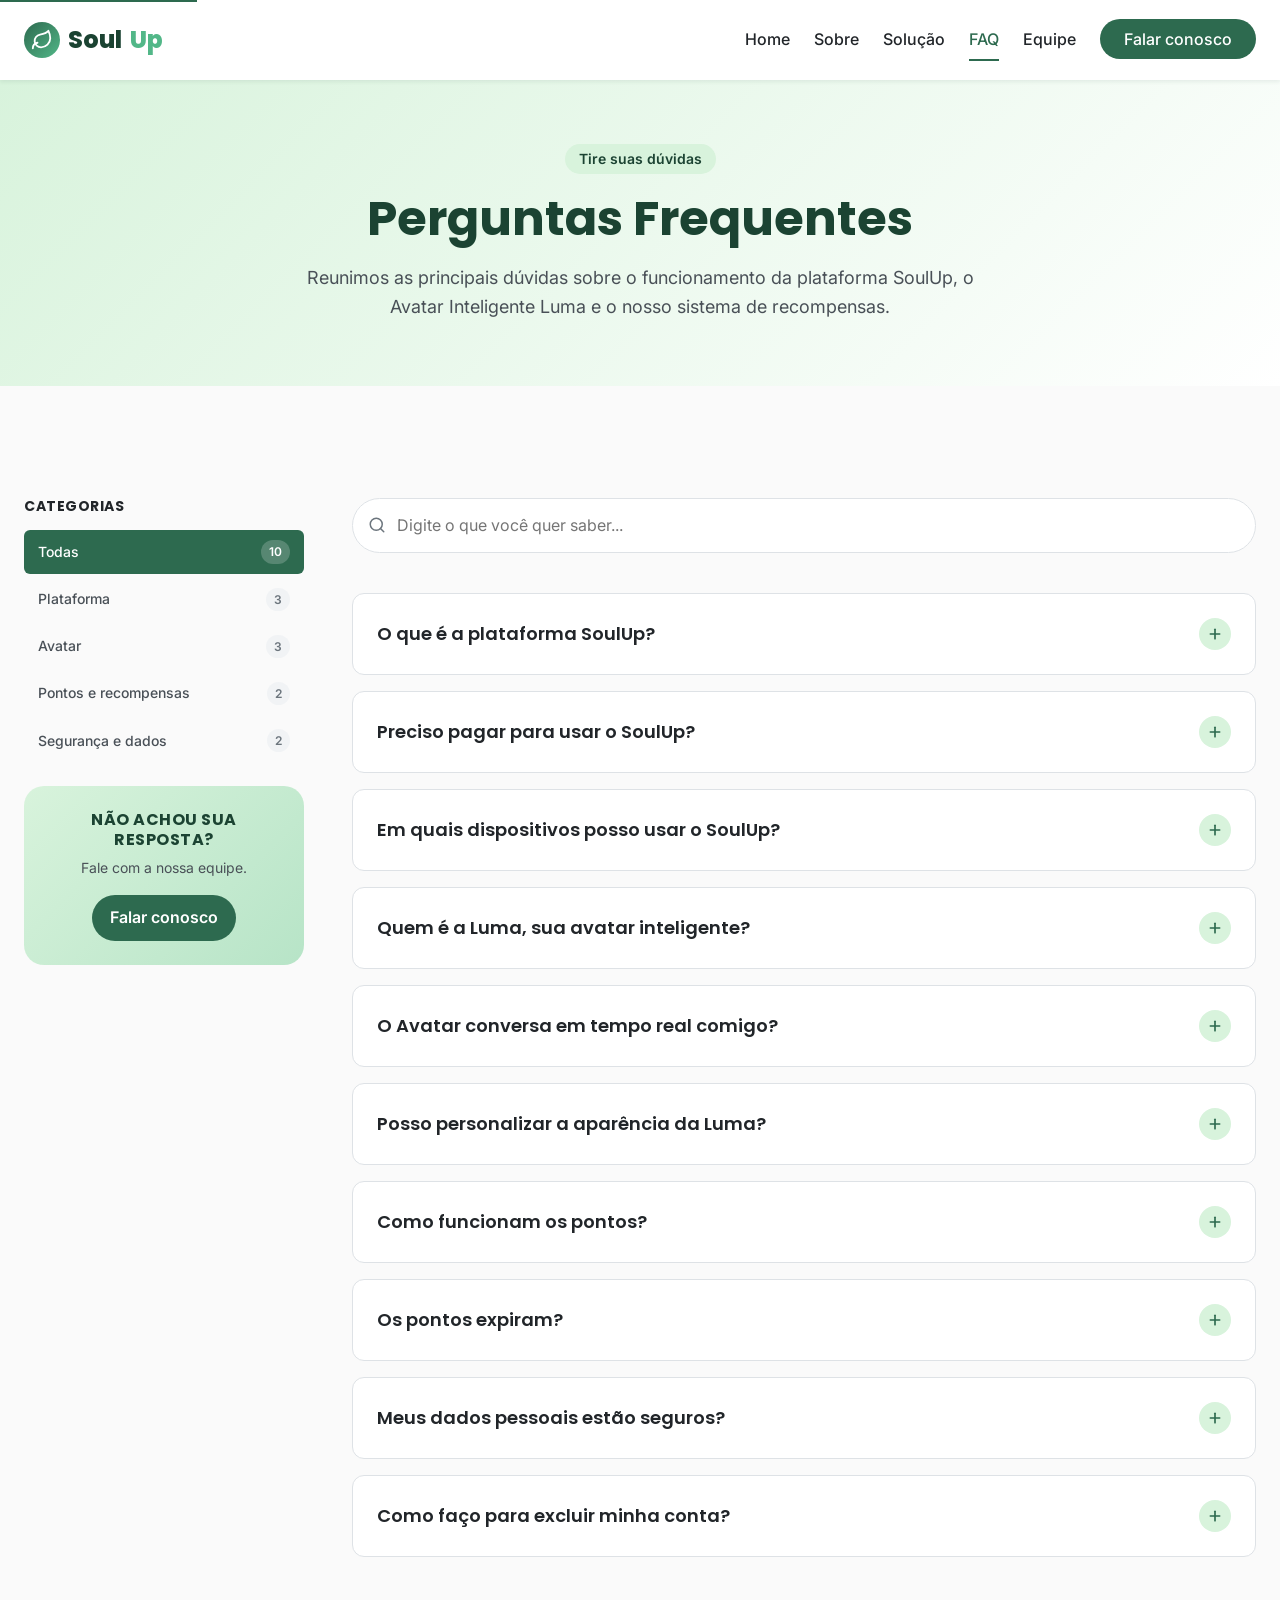
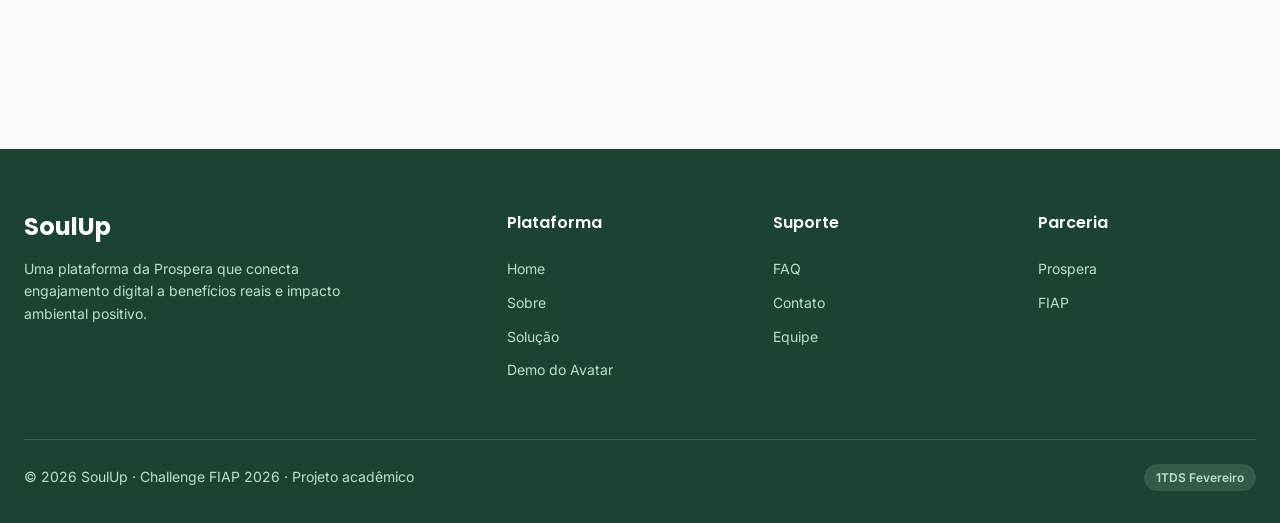
<file: faq.html>
<!DOCTYPE html>
<html lang="pt-BR">

<head>
    <meta charset="UTF-8" />
    <meta name="viewport" content="width=device-width, initial-scale=1.0" />
    <meta name="description"
        content="Perguntas frequentes sobre o SoulUp: como funcionam os pontos, o Avatar Inteligente, recompensas e mais." />
    <title>Perguntas Frequentes — SoulUp</title>

    <link rel="preconnect" href="https://fonts.googleapis.com" />
    <link rel="preconnect" href="https://fonts.gstatic.com" crossorigin />
    <link
        href="https://fonts.googleapis.com/css2?family=Inter:wght@400;500;600&family=Poppins:wght@500;600;700;800&display=swap"
        rel="stylesheet" />

    <link rel="stylesheet" href="assets/css/global.css" />
    <link rel="stylesheet" href="assets/css/header-footer.css" />
    <link rel="stylesheet" href="assets/css/sobre.css" />
    <link rel="stylesheet" href="assets/css/faq.css" />
    <link rel="stylesheet" href="assets/css/responsive.css" />
</head>

<body>

    <!-- COMMIT: INTEGRANTE_3 — Header padrão na página de FAQ -->
    <a class="skip-link" href="#main-content">Pular para o conteúdo</a>

    <header class="site-header" role="banner">
        <div class="container header-inner">
            <a href="index.html" class="brand" aria-label="SoulUp - Página inicial">
                <span class="brand-icon" aria-hidden="true">
                    <svg viewBox="0 0 24 24" fill="none" stroke="currentColor" stroke-width="2" stroke-linecap="round"
                        stroke-linejoin="round">
                        <path d="M11 20A7 7 0 0 1 9.8 6.1C15.5 5 17 4.48 19 2c1 2 2 4.18 2 8 0 5.5-4.78 10-10 10Z" />
                        <path d="M2 21c0-3 1.85-5.36 5.08-6" />
                    </svg>
                </span>
                Soul<span class="brand-up">Up</span>
            </a>

            <nav class="main-nav" role="navigation" aria-label="Menu principal">
                <ul class="nav-list">
                    <li><a href="index.html">Home</a></li>
                    <li><a href="sobre.html">Sobre</a></li>
                    <li><a href="solucao.html">Solução</a></li>
                    <li><a href="faq.html">FAQ</a></li>
                    <li><a href="integrantes.html">Equipe</a></li>
                    <li><a href="contato.html" class="nav-cta">Falar conosco</a></li>
                </ul>
            </nav>

            <button class="menu-toggle" aria-label="Abrir menu" aria-expanded="false">
                <span></span>
                <span></span>
                <span></span>
            </button>
        </div>
    </header>

    <main id="main-content">

        <!-- COMMIT: INTEGRANTE_3 — Hero da página FAQ -->
        <section class="page-hero">
            <div class="container">
                <span class="badge">Tire suas dúvidas</span>
                <h1>Perguntas Frequentes</h1>
                <p>Reunimos as principais dúvidas sobre o funcionamento da plataforma SoulUp, o Avatar Inteligente
                    Luma e o nosso sistema de recompensas.</p>
            </div>
        </section>

        <!-- COMMIT: INTEGRANTE_3 — Layout principal com sidebar de categorias e lista de FAQs -->
        <section class="faq-section">
            <div class="container">

                <div class="faq-layout">

                    <!-- Sidebar de categorias -->
                    <aside class="faq-categories" aria-label="Filtrar por categoria">
                        <h3>Categorias</h3>
                        <div class="category-list">
                            <button class="category-btn active" type="button" data-category="todas">
                                Todas
                                <span class="count">10</span>
                            </button>
                            <button class="category-btn" type="button" data-category="plataforma">
                                Plataforma
                                <span class="count">3</span>
                            </button>
                            <button class="category-btn" type="button" data-category="avatar">
                                Avatar
                                <span class="count">3</span>
                            </button>
                            <button class="category-btn" type="button" data-category="pontos">
                                Pontos e recompensas
                                <span class="count">2</span>
                            </button>
                            <button class="category-btn" type="button" data-category="seguranca">
                                Segurança e dados
                                <span class="count">2</span>
                            </button>
                        </div>

                        <div class="faq-contact-banner" style="margin-top: var(--space-md); padding: var(--space-md);">
                            <h3 style="font-size: var(--fs-base);">Não achou sua resposta?</h3>
                            <p style="font-size: var(--fs-sm); margin-bottom: var(--space-sm);">Fale com a nossa
                                equipe.</p>
                            <a href="contato.html" class="btn btn-primary" style="padding: 0.5rem 1rem;">Falar
                                conosco</a>
                        </div>
                    </aside>

                    <!-- Conteúdo principal: busca + perguntas -->
                    <div class="faq-content">

                        <div class="faq-search">
                            <svg viewBox="0 0 24 24" fill="none" stroke="currentColor" stroke-width="2"
                                stroke-linecap="round" stroke-linejoin="round" aria-hidden="true">
                                <circle cx="11" cy="11" r="8" />
                                <line x1="21" y1="21" x2="16.65" y2="16.65" />
                            </svg>
                            <label for="faq-search-input" class="sr-only">Buscar nas perguntas</label>
                            <input type="search" id="faq-search-input"
                                placeholder="Digite o que você quer saber..." />
                        </div>

                        <!-- ============== PERGUNTAS ============== -->

                        <article class="faq-item" data-category="plataforma">
                            <button class="faq-question" type="button" aria-expanded="false">
                                <span>O que é a plataforma SoulUp?</span>
                                <span class="faq-icon" aria-hidden="true">
                                    <svg viewBox="0 0 24 24" fill="none" stroke="currentColor" stroke-width="2.5"
                                        stroke-linecap="round">
                                        <line x1="12" y1="5" x2="12" y2="19" />
                                        <line x1="5" y1="12" x2="19" y2="12" />
                                    </svg>
                                </span>
                            </button>
                            <div class="faq-answer">
                                <div class="faq-answer-inner">
                                    <p>
                                        O SoulUp é uma plataforma digital criada pela <strong>Prospera</strong> em
                                        parceria com a startup SoulPrime. Ela transforma suas interações online em
                                        benefícios reais — como desconto na fatura de energia, vouchers e experiências
                                        sustentáveis — enquanto gera impacto positivo no meio ambiente.
                                    </p>
                                </div>
                            </div>
                        </article>

                        <article class="faq-item" data-category="plataforma">
                            <button class="faq-question" type="button" aria-expanded="false">
                                <span>Preciso pagar para usar o SoulUp?</span>
                                <span class="faq-icon" aria-hidden="true">
                                    <svg viewBox="0 0 24 24" fill="none" stroke="currentColor" stroke-width="2.5"
                                        stroke-linecap="round">
                                        <line x1="12" y1="5" x2="12" y2="19" />
                                        <line x1="5" y1="12" x2="19" y2="12" />
                                    </svg>
                                </span>
                            </button>
                            <div class="faq-answer">
                                <div class="faq-answer-inner">
                                    <p>
                                        Não! A plataforma é <strong>100% gratuita</strong>. Basta criar uma conta e
                                        começar a interagir. Quanto mais você participa, mais pontos acumula e mais
                                        recompensas pode resgatar.
                                    </p>
                                </div>
                            </div>
                        </article>

                        <article class="faq-item" data-category="plataforma">
                            <button class="faq-question" type="button" aria-expanded="false">
                                <span>Em quais dispositivos posso usar o SoulUp?</span>
                                <span class="faq-icon" aria-hidden="true">
                                    <svg viewBox="0 0 24 24" fill="none" stroke="currentColor" stroke-width="2.5"
                                        stroke-linecap="round">
                                        <line x1="12" y1="5" x2="12" y2="19" />
                                        <line x1="5" y1="12" x2="19" y2="12" />
                                    </svg>
                                </span>
                            </button>
                            <div class="faq-answer">
                                <div class="faq-answer-inner">
                                    <p>
                                        Você pode acessar o SoulUp por <strong>navegadores web</strong> (Chrome, Firefox,
                                        Edge, Safari) em <strong>desktop, tablet e mobile</strong>. Nosso layout é
                                        totalmente responsivo. Em breve teremos também o aplicativo nativo para iOS e
                                        Android.
                                    </p>
                                </div>
                            </div>
                        </article>

                        <article class="faq-item" data-category="avatar">
                            <button class="faq-question" type="button" aria-expanded="false">
                                <span>Quem é a Luma, sua avatar inteligente?</span>
                                <span class="faq-icon" aria-hidden="true">
                                    <svg viewBox="0 0 24 24" fill="none" stroke="currentColor" stroke-width="2.5"
                                        stroke-linecap="round">
                                        <line x1="12" y1="5" x2="12" y2="19" />
                                        <line x1="5" y1="12" x2="19" y2="12" />
                                    </svg>
                                </span>
                            </button>
                            <div class="faq-answer">
                                <div class="faq-answer-inner">
                                    <p>
                                        A <strong>Luma</strong> é nossa avatar inteligente, uma assistente virtual que
                                        guia sua jornada na SoulUp. Ela:
                                    </p>
                                    <ul>
                                        <li>Conhece seus interesses e propõe missões personalizadas</li>
                                        <li>Acompanha seu progresso e celebra suas conquistas</li>
                                        <li>Sugere ações sustentáveis baseadas no seu perfil</li>
                                        <li>Gera conteúdo educativo automaticamente para você</li>
                                    </ul>
                                </div>
                            </div>
                        </article>

                        <article class="faq-item" data-category="avatar">
                            <button class="faq-question" type="button" aria-expanded="false">
                                <span>O Avatar conversa em tempo real comigo?</span>
                                <span class="faq-icon" aria-hidden="true">
                                    <svg viewBox="0 0 24 24" fill="none" stroke="currentColor" stroke-width="2.5"
                                        stroke-linecap="round">
                                        <line x1="12" y1="5" x2="12" y2="19" />
                                        <line x1="5" y1="12" x2="19" y2="12" />
                                    </svg>
                                </span>
                            </button>
                            <div class="faq-answer">
                                <div class="faq-answer-inner">
                                    <p>
                                        Sim! A Luma responde em tempo real, com sugestões personalizadas a partir do seu
                                        histórico de interações. Você pode testá-la na nossa
                                        <a href="avatar.html"><strong>página de demonstração</strong></a>.
                                    </p>
                                </div>
                            </div>
                        </article>

                        <article class="faq-item" data-category="avatar">
                            <button class="faq-question" type="button" aria-expanded="false">
                                <span>Posso personalizar a aparência da Luma?</span>
                                <span class="faq-icon" aria-hidden="true">
                                    <svg viewBox="0 0 24 24" fill="none" stroke="currentColor" stroke-width="2.5"
                                        stroke-linecap="round">
                                        <line x1="12" y1="5" x2="12" y2="19" />
                                        <line x1="5" y1="12" x2="19" y2="12" />
                                    </svg>
                                </span>
                            </button>
                            <div class="faq-answer">
                                <div class="faq-answer-inner">
                                    <p>
                                        No momento a Luma tem uma identidade visual fixa pensada para refletir os valores
                                        da SoulUp. Em sprints futuras, vamos adicionar opções de personalização (cor,
                                        nome e estilo) — fique de olho no nosso roadmap em <a href="sobre.html">Sobre</a>.
                                    </p>
                                </div>
                            </div>
                        </article>

                        <article class="faq-item" data-category="pontos">
                            <button class="faq-question" type="button" aria-expanded="false">
                                <span>Como funcionam os pontos?</span>
                                <span class="faq-icon" aria-hidden="true">
                                    <svg viewBox="0 0 24 24" fill="none" stroke="currentColor" stroke-width="2.5"
                                        stroke-linecap="round">
                                        <line x1="12" y1="5" x2="12" y2="19" />
                                        <line x1="5" y1="12" x2="19" y2="12" />
                                    </svg>
                                </span>
                            </button>
                            <div class="faq-answer">
                                <div class="faq-answer-inner">
                                    <p>
                                        Cada ação sustentável dentro da plataforma é avaliada e gera pontos automaticamente.
                                        A pontuação varia conforme o impacto e a complexidade da missão. Você pode usar
                                        seus pontos para:
                                    </p>
                                    <ul>
                                        <li>Subsidiar a conta de energia (descontos parciais ou totais)</li>
                                        <li>Resgatar vouchers em parceiros sustentáveis</li>
                                        <li>Acessar experiências exclusivas (workshops, eventos)</li>
                                    </ul>
                                </div>
                            </div>
                        </article>

                        <article class="faq-item" data-category="pontos">
                            <button class="faq-question" type="button" aria-expanded="false">
                                <span>Os pontos expiram?</span>
                                <span class="faq-icon" aria-hidden="true">
                                    <svg viewBox="0 0 24 24" fill="none" stroke="currentColor" stroke-width="2.5"
                                        stroke-linecap="round">
                                        <line x1="12" y1="5" x2="12" y2="19" />
                                        <line x1="5" y1="12" x2="19" y2="12" />
                                    </svg>
                                </span>
                            </button>
                            <div class="faq-answer">
                                <div class="faq-answer-inner">
                                    <p>
                                        Os pontos têm validade de <strong>12 meses</strong> a partir da data em que são
                                        conquistados. Você pode acompanhar todos os pontos no seu perfil, com data de
                                        validade clara para cada conjunto.
                                    </p>
                                </div>
                            </div>
                        </article>

                        <article class="faq-item" data-category="seguranca">
                            <button class="faq-question" type="button" aria-expanded="false">
                                <span>Meus dados pessoais estão seguros?</span>
                                <span class="faq-icon" aria-hidden="true">
                                    <svg viewBox="0 0 24 24" fill="none" stroke="currentColor" stroke-width="2.5"
                                        stroke-linecap="round">
                                        <line x1="12" y1="5" x2="12" y2="19" />
                                        <line x1="5" y1="12" x2="19" y2="12" />
                                    </svg>
                                </span>
                            </button>
                            <div class="faq-answer">
                                <div class="faq-answer-inner">
                                    <p>
                                        Sim. Seguimos integralmente a <strong>LGPD (Lei Geral de Proteção de Dados)</strong>
                                        e implementamos:
                                    </p>
                                    <ul>
                                        <li>Validação e sanitização de todas as entradas</li>
                                        <li>Autenticação segura com criptografia</li>
                                        <li>Controle de acesso por perfil</li>
                                        <li>Registro de logs e auditoria</li>
                                    </ul>
                                </div>
                            </div>
                        </article>

                        <article class="faq-item" data-category="seguranca">
                            <button class="faq-question" type="button" aria-expanded="false">
                                <span>Como faço para excluir minha conta?</span>
                                <span class="faq-icon" aria-hidden="true">
                                    <svg viewBox="0 0 24 24" fill="none" stroke="currentColor" stroke-width="2.5"
                                        stroke-linecap="round">
                                        <line x1="12" y1="5" x2="12" y2="19" />
                                        <line x1="5" y1="12" x2="19" y2="12" />
                                    </svg>
                                </span>
                            </button>
                            <div class="faq-answer">
                                <div class="faq-answer-inner">
                                    <p>
                                        Você pode solicitar a exclusão da sua conta diretamente em <em>Perfil →
                                            Configurações → Excluir conta</em>. Todos os seus dados serão removidos em
                                        até <strong>30 dias úteis</strong>, conforme a LGPD. Você também pode entrar em
                                        contato pelo nosso <a href="contato.html">formulário</a> se preferir.
                                    </p>
                                </div>
                            </div>
                        </article>

                        <!-- Estado vazio (busca sem resultado) -->
                        <div class="faq-empty" role="status">
                            <svg viewBox="0 0 24 24" fill="none" stroke="currentColor" stroke-width="1.5"
                                stroke-linecap="round" stroke-linejoin="round">
                                <circle cx="11" cy="11" r="8" />
                                <line x1="21" y1="21" x2="16.65" y2="16.65" />
                                <line x1="8" y1="11" x2="14" y2="11" />
                            </svg>
                            <h3>Nenhuma pergunta encontrada</h3>
                            <p>Tente outro termo de busca ou entre em contato com nossa equipe.</p>
                        </div>

                    </div>
                </div>
            </div>
        </section>
    </main>

    <!-- COMMIT: INTEGRANTE_3 — Footer reaproveitado -->
    <footer class="site-footer" role="contentinfo">
        <div class="container">
            <div class="footer-grid">
                <div class="footer-brand">
                    <h3>SoulUp</h3>
                    <p>Uma plataforma da Prospera que conecta engajamento digital a benefícios reais e impacto
                        ambiental positivo.</p>
                </div>

                <div class="footer-col">
                    <h4>Plataforma</h4>
                    <ul>
                        <li><a href="index.html">Home</a></li>
                        <li><a href="sobre.html">Sobre</a></li>
                        <li><a href="solucao.html">Solução</a></li>
                        <li><a href="avatar.html">Demo do Avatar</a></li>
                    </ul>
                </div>

                <div class="footer-col">
                    <h4>Suporte</h4>
                    <ul>
                        <li><a href="faq.html">FAQ</a></li>
                        <li><a href="contato.html">Contato</a></li>
                        <li><a href="integrantes.html">Equipe</a></li>
                    </ul>
                </div>

                <div class="footer-col">
                    <h4>Parceria</h4>
                    <ul>
                        <li><a href="https://www.meuprospera.com.br/soul-up/" target="_blank"
                                rel="noopener noreferrer">Prospera</a></li>
                        <li><a href="https://www.fiap.com.br" target="_blank" rel="noopener noreferrer">FIAP</a></li>
                    </ul>
                </div>
            </div>

            <div class="footer-bottom">
                <div>© <span data-current-year>2026</span> SoulUp · Challenge FIAP 2026 · Projeto acadêmico</div>
                <span class="badge-footer">1TDS Fevereiro</span>
            </div>
        </div>
    </footer>

    <script src="assets/js/main.js"></script>
    <script src="assets/js/faq.js"></script>
</body>

</html>
</file>
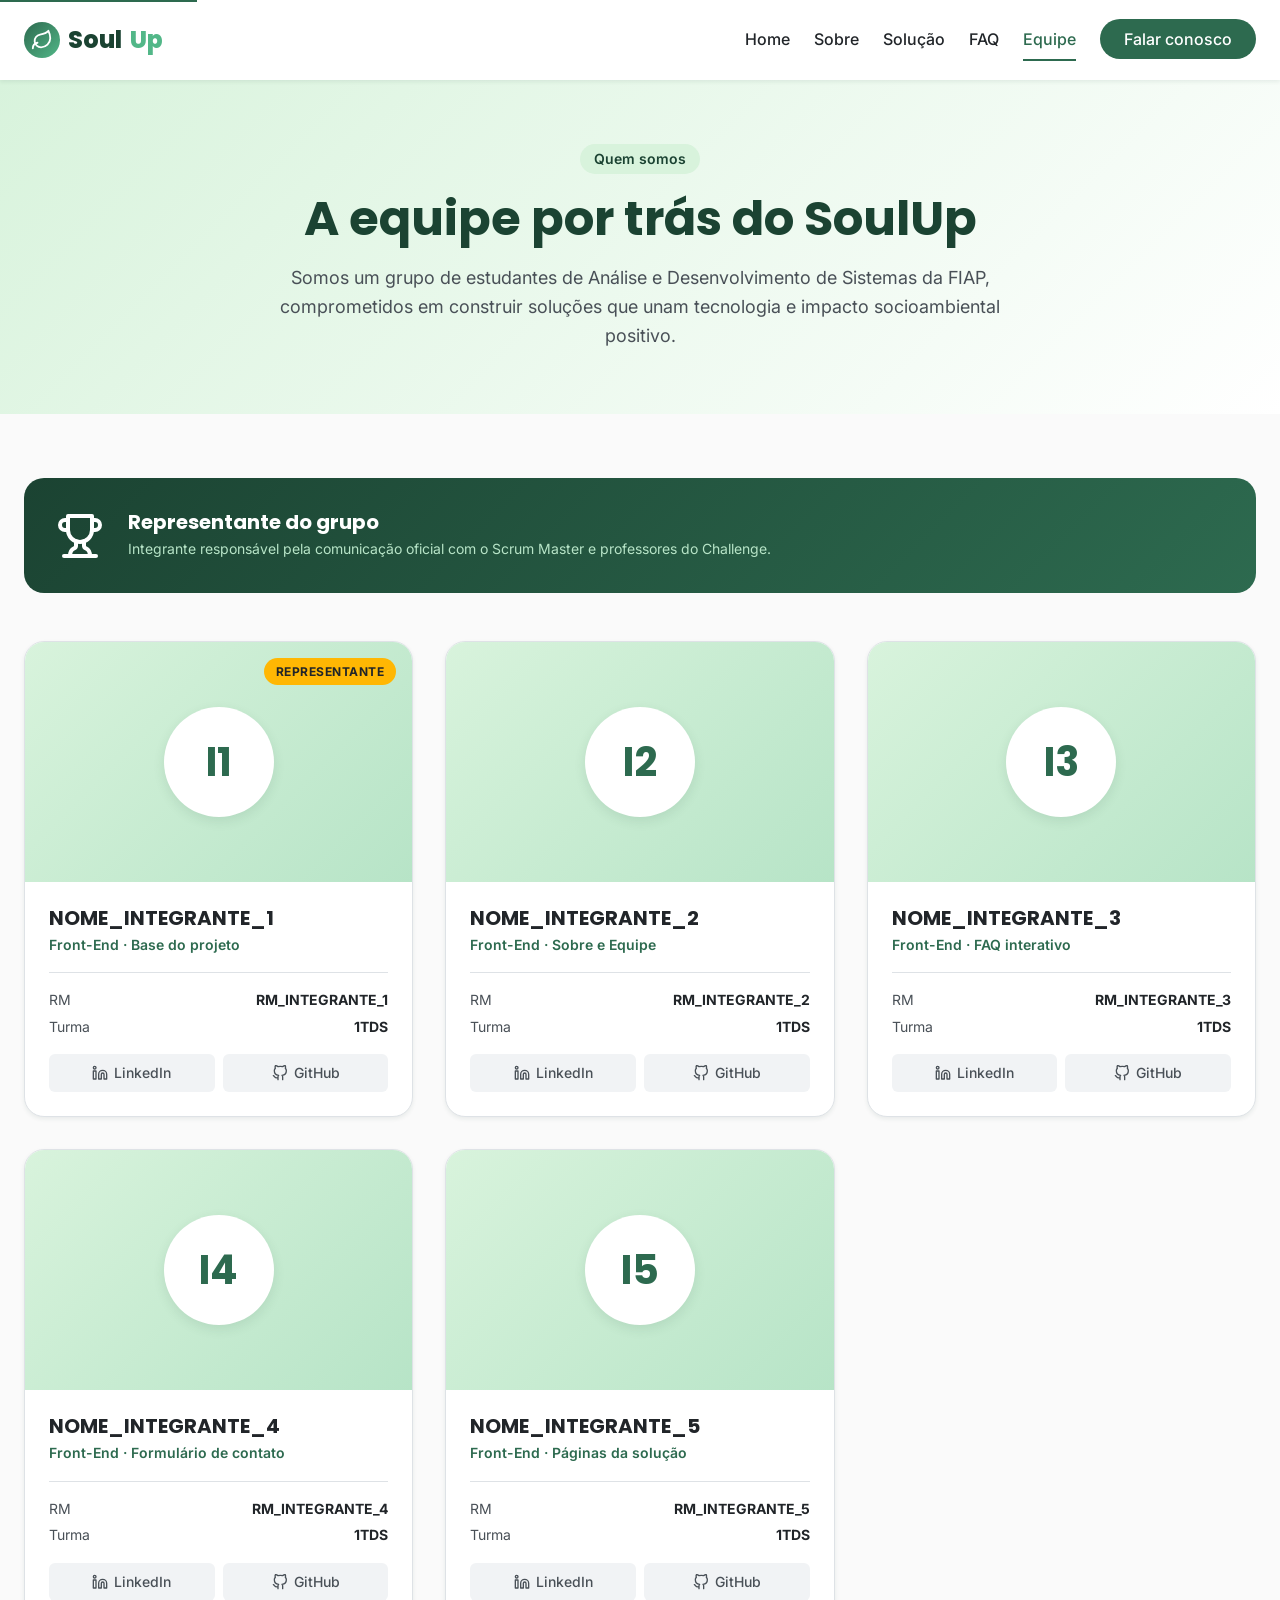
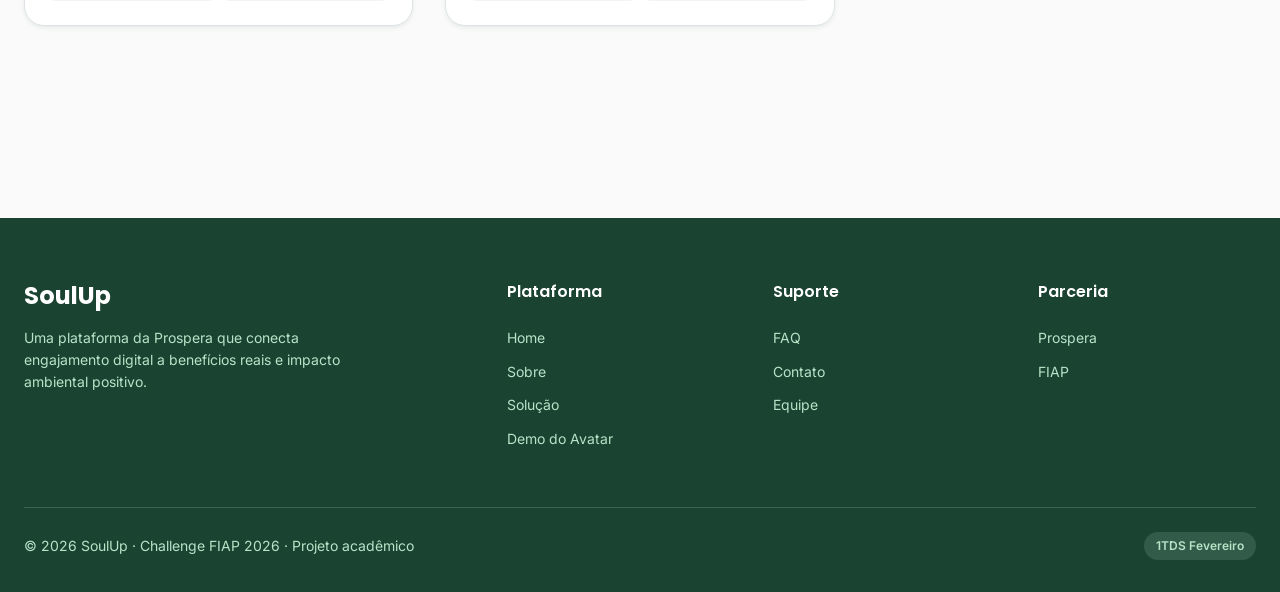
<file: integrantes.html>
<!DOCTYPE html>
<html lang="pt-BR">

<head>
    <meta charset="UTF-8" />
    <meta name="viewport" content="width=device-width, initial-scale=1.0" />
    <meta name="description"
        content="Equipe de desenvolvimento do projeto SoulUp - Challenge 2026 FIAP. Conheça os 5 integrantes responsáveis pela solução do Avatar Inteligente." />
    <title>Equipe — SoulUp</title>

    <link rel="preconnect" href="https://fonts.googleapis.com" />
    <link rel="preconnect" href="https://fonts.gstatic.com" crossorigin />
    <link
        href="https://fonts.googleapis.com/css2?family=Inter:wght@400;500;600&family=Poppins:wght@500;600;700;800&display=swap"
        rel="stylesheet" />

    <link rel="stylesheet" href="assets/css/global.css" />
    <link rel="stylesheet" href="assets/css/header-footer.css" />
    <link rel="stylesheet" href="assets/css/sobre.css" />
    <link rel="stylesheet" href="assets/css/integrantes.css" />
    <link rel="stylesheet" href="assets/css/responsive.css" />
</head>

<body>

    <!-- COMMIT: INTEGRANTE_2 — Header padrão na página de equipe -->
    <a class="skip-link" href="#main-content">Pular para o conteúdo</a>

    <header class="site-header" role="banner">
        <div class="container header-inner">
            <a href="index.html" class="brand" aria-label="SoulUp - Página inicial">
                <span class="brand-icon" aria-hidden="true">
                    <svg viewBox="0 0 24 24" fill="none" stroke="currentColor" stroke-width="2" stroke-linecap="round"
                        stroke-linejoin="round">
                        <path d="M11 20A7 7 0 0 1 9.8 6.1C15.5 5 17 4.48 19 2c1 2 2 4.18 2 8 0 5.5-4.78 10-10 10Z" />
                        <path d="M2 21c0-3 1.85-5.36 5.08-6" />
                    </svg>
                </span>
                Soul<span class="brand-up">Up</span>
            </a>

            <nav class="main-nav" role="navigation" aria-label="Menu principal">
                <ul class="nav-list">
                    <li><a href="index.html">Home</a></li>
                    <li><a href="sobre.html">Sobre</a></li>
                    <li><a href="solucao.html">Solução</a></li>
                    <li><a href="faq.html">FAQ</a></li>
                    <li><a href="integrantes.html">Equipe</a></li>
                    <li><a href="contato.html" class="nav-cta">Falar conosco</a></li>
                </ul>
            </nav>

            <button class="menu-toggle" aria-label="Abrir menu" aria-expanded="false">
                <span></span>
                <span></span>
                <span></span>
            </button>
        </div>
    </header>

    <main id="main-content">

        <!-- COMMIT: INTEGRANTE_2 — Hero da página Equipe -->
        <section class="page-hero">
            <div class="container">
                <span class="badge">Quem somos</span>
                <h1>A equipe por trás do SoulUp</h1>
                <p>Somos um grupo de estudantes de Análise e Desenvolvimento de Sistemas da FIAP, comprometidos
                    em construir soluções que unam tecnologia e impacto socioambiental positivo.</p>
            </div>
        </section>

        <!-- COMMIT: INTEGRANTE_2 — Grid de cards da equipe -->
        <section class="team-section">
            <div class="container">

                <div class="rep-banner" data-reveal>
                    <svg viewBox="0 0 24 24" fill="none" stroke="currentColor" stroke-width="2" stroke-linecap="round"
                        stroke-linejoin="round" aria-hidden="true">
                        <path d="M6 9H4.5a2.5 2.5 0 0 1 0-5H6" />
                        <path d="M18 9h1.5a2.5 2.5 0 0 0 0-5H18" />
                        <path d="M4 22h16" />
                        <path d="M10 14.66V17c0 .55-.47.98-.97 1.21C7.85 18.75 7 20.24 7 22" />
                        <path d="M14 14.66V17c0 .55.47.98.97 1.21C16.15 18.75 17 20.24 17 22" />
                        <path d="M18 2H6v7a6 6 0 0 0 12 0V2Z" />
                    </svg>
                    <div>
                        <h3>Representante do grupo</h3>
                        <p>Integrante responsável pela comunicação oficial com o Scrum Master e professores
                            do Challenge.</p>
                    </div>
                </div>

                <div class="team-grid">

                    <!-- ========================================================
                         INTEGRANTE 1 (Representante)
                         Substituir placeholders abaixo pelos dados reais
                         ======================================================== -->
                    <article class="member-card" data-reveal>
                        <div class="member-photo">
                            <!-- Substituir pelo <img src="assets/img/integrante1.jpg" alt="..." /> -->
                            <div class="placeholder">I1</div>
                            <span class="member-role-badge">Representante</span>
                        </div>
                        <div class="member-body">
                            <h3>NOME_INTEGRANTE_1</h3>
                            <span class="member-role">Front-End · Base do projeto</span>
                            <div class="member-info">
                                <div class="info-line"><span>RM</span><strong>RM_INTEGRANTE_1</strong></div>
                                <div class="info-line"><span>Turma</span><strong>1TDS</strong></div>
                            </div>
                            <div class="member-links">
                                <a href="https://www.linkedin.com/in/USUARIO_1" class="member-link" target="_blank"
                                    rel="noopener noreferrer" aria-label="LinkedIn do Integrante 1">
                                    <svg viewBox="0 0 24 24" fill="none" stroke="currentColor" stroke-width="2"
                                        stroke-linecap="round" stroke-linejoin="round" aria-hidden="true">
                                        <path
                                            d="M16 8a6 6 0 0 1 6 6v7h-4v-7a2 2 0 0 0-2-2 2 2 0 0 0-2 2v7h-4v-7a6 6 0 0 1 6-6z" />
                                        <rect x="2" y="9" width="4" height="12" />
                                        <circle cx="4" cy="4" r="2" />
                                    </svg>
                                    LinkedIn
                                </a>
                                <a href="https://github.com/USUARIO_1" class="member-link" target="_blank"
                                    rel="noopener noreferrer" aria-label="GitHub do Integrante 1">
                                    <svg viewBox="0 0 24 24" fill="none" stroke="currentColor" stroke-width="2"
                                        stroke-linecap="round" stroke-linejoin="round" aria-hidden="true">
                                        <path
                                            d="M9 19c-5 1.5-5-2.5-7-3m14 6v-3.87a3.37 3.37 0 0 0-.94-2.61c3.14-.35 6.44-1.54 6.44-7A5.44 5.44 0 0 0 20 4.77 5.07 5.07 0 0 0 19.91 1S18.73.65 16 2.48a13.38 13.38 0 0 0-7 0C6.27.65 5.09 1 5.09 1A5.07 5.07 0 0 0 5 4.77a5.44 5.44 0 0 0-1.5 3.78c0 5.42 3.3 6.61 6.44 7A3.37 3.37 0 0 0 9 18.13V22" />
                                    </svg>
                                    GitHub
                                </a>
                            </div>
                        </div>
                    </article>

                    <!-- ========================================================
                         INTEGRANTE 2
                         ======================================================== -->
                    <article class="member-card" data-reveal>
                        <div class="member-photo">
                            <div class="placeholder">I2</div>
                        </div>
                        <div class="member-body">
                            <h3>NOME_INTEGRANTE_2</h3>
                            <span class="member-role">Front-End · Sobre e Equipe</span>
                            <div class="member-info">
                                <div class="info-line"><span>RM</span><strong>RM_INTEGRANTE_2</strong></div>
                                <div class="info-line"><span>Turma</span><strong>1TDS</strong></div>
                            </div>
                            <div class="member-links">
                                <a href="https://www.linkedin.com/in/USUARIO_2" class="member-link" target="_blank"
                                    rel="noopener noreferrer" aria-label="LinkedIn do Integrante 2">
                                    <svg viewBox="0 0 24 24" fill="none" stroke="currentColor" stroke-width="2"
                                        stroke-linecap="round" stroke-linejoin="round" aria-hidden="true">
                                        <path
                                            d="M16 8a6 6 0 0 1 6 6v7h-4v-7a2 2 0 0 0-2-2 2 2 0 0 0-2 2v7h-4v-7a6 6 0 0 1 6-6z" />
                                        <rect x="2" y="9" width="4" height="12" />
                                        <circle cx="4" cy="4" r="2" />
                                    </svg>
                                    LinkedIn
                                </a>
                                <a href="https://github.com/USUARIO_2" class="member-link" target="_blank"
                                    rel="noopener noreferrer" aria-label="GitHub do Integrante 2">
                                    <svg viewBox="0 0 24 24" fill="none" stroke="currentColor" stroke-width="2"
                                        stroke-linecap="round" stroke-linejoin="round" aria-hidden="true">
                                        <path
                                            d="M9 19c-5 1.5-5-2.5-7-3m14 6v-3.87a3.37 3.37 0 0 0-.94-2.61c3.14-.35 6.44-1.54 6.44-7A5.44 5.44 0 0 0 20 4.77 5.07 5.07 0 0 0 19.91 1S18.73.65 16 2.48a13.38 13.38 0 0 0-7 0C6.27.65 5.09 1 5.09 1A5.07 5.07 0 0 0 5 4.77a5.44 5.44 0 0 0-1.5 3.78c0 5.42 3.3 6.61 6.44 7A3.37 3.37 0 0 0 9 18.13V22" />
                                    </svg>
                                    GitHub
                                </a>
                            </div>
                        </div>
                    </article>

                    <!-- ========================================================
                         INTEGRANTE 3
                         ======================================================== -->
                    <article class="member-card" data-reveal>
                        <div class="member-photo">
                            <div class="placeholder">I3</div>
                        </div>
                        <div class="member-body">
                            <h3>NOME_INTEGRANTE_3</h3>
                            <span class="member-role">Front-End · FAQ interativo</span>
                            <div class="member-info">
                                <div class="info-line"><span>RM</span><strong>RM_INTEGRANTE_3</strong></div>
                                <div class="info-line"><span>Turma</span><strong>1TDS</strong></div>
                            </div>
                            <div class="member-links">
                                <a href="https://www.linkedin.com/in/USUARIO_3" class="member-link" target="_blank"
                                    rel="noopener noreferrer" aria-label="LinkedIn do Integrante 3">
                                    <svg viewBox="0 0 24 24" fill="none" stroke="currentColor" stroke-width="2"
                                        stroke-linecap="round" stroke-linejoin="round" aria-hidden="true">
                                        <path
                                            d="M16 8a6 6 0 0 1 6 6v7h-4v-7a2 2 0 0 0-2-2 2 2 0 0 0-2 2v7h-4v-7a6 6 0 0 1 6-6z" />
                                        <rect x="2" y="9" width="4" height="12" />
                                        <circle cx="4" cy="4" r="2" />
                                    </svg>
                                    LinkedIn
                                </a>
                                <a href="https://github.com/USUARIO_3" class="member-link" target="_blank"
                                    rel="noopener noreferrer" aria-label="GitHub do Integrante 3">
                                    <svg viewBox="0 0 24 24" fill="none" stroke="currentColor" stroke-width="2"
                                        stroke-linecap="round" stroke-linejoin="round" aria-hidden="true">
                                        <path
                                            d="M9 19c-5 1.5-5-2.5-7-3m14 6v-3.87a3.37 3.37 0 0 0-.94-2.61c3.14-.35 6.44-1.54 6.44-7A5.44 5.44 0 0 0 20 4.77 5.07 5.07 0 0 0 19.91 1S18.73.65 16 2.48a13.38 13.38 0 0 0-7 0C6.27.65 5.09 1 5.09 1A5.07 5.07 0 0 0 5 4.77a5.44 5.44 0 0 0-1.5 3.78c0 5.42 3.3 6.61 6.44 7A3.37 3.37 0 0 0 9 18.13V22" />
                                    </svg>
                                    GitHub
                                </a>
                            </div>
                        </div>
                    </article>

                    <!-- ========================================================
                         INTEGRANTE 4
                         ======================================================== -->
                    <article class="member-card" data-reveal>
                        <div class="member-photo">
                            <div class="placeholder">I4</div>
                        </div>
                        <div class="member-body">
                            <h3>NOME_INTEGRANTE_4</h3>
                            <span class="member-role">Front-End · Formulário de contato</span>
                            <div class="member-info">
                                <div class="info-line"><span>RM</span><strong>RM_INTEGRANTE_4</strong></div>
                                <div class="info-line"><span>Turma</span><strong>1TDS</strong></div>
                            </div>
                            <div class="member-links">
                                <a href="https://www.linkedin.com/in/USUARIO_4" class="member-link" target="_blank"
                                    rel="noopener noreferrer" aria-label="LinkedIn do Integrante 4">
                                    <svg viewBox="0 0 24 24" fill="none" stroke="currentColor" stroke-width="2"
                                        stroke-linecap="round" stroke-linejoin="round" aria-hidden="true">
                                        <path
                                            d="M16 8a6 6 0 0 1 6 6v7h-4v-7a2 2 0 0 0-2-2 2 2 0 0 0-2 2v7h-4v-7a6 6 0 0 1 6-6z" />
                                        <rect x="2" y="9" width="4" height="12" />
                                        <circle cx="4" cy="4" r="2" />
                                    </svg>
                                    LinkedIn
                                </a>
                                <a href="https://github.com/USUARIO_4" class="member-link" target="_blank"
                                    rel="noopener noreferrer" aria-label="GitHub do Integrante 4">
                                    <svg viewBox="0 0 24 24" fill="none" stroke="currentColor" stroke-width="2"
                                        stroke-linecap="round" stroke-linejoin="round" aria-hidden="true">
                                        <path
                                            d="M9 19c-5 1.5-5-2.5-7-3m14 6v-3.87a3.37 3.37 0 0 0-.94-2.61c3.14-.35 6.44-1.54 6.44-7A5.44 5.44 0 0 0 20 4.77 5.07 5.07 0 0 0 19.91 1S18.73.65 16 2.48a13.38 13.38 0 0 0-7 0C6.27.65 5.09 1 5.09 1A5.07 5.07 0 0 0 5 4.77a5.44 5.44 0 0 0-1.5 3.78c0 5.42 3.3 6.61 6.44 7A3.37 3.37 0 0 0 9 18.13V22" />
                                    </svg>
                                    GitHub
                                </a>
                            </div>
                        </div>
                    </article>

                    <!-- ========================================================
                         INTEGRANTE 5
                         ======================================================== -->
                    <article class="member-card" data-reveal>
                        <div class="member-photo">
                            <div class="placeholder">I5</div>
                        </div>
                        <div class="member-body">
                            <h3>NOME_INTEGRANTE_5</h3>
                            <span class="member-role">Front-End · Páginas da solução</span>
                            <div class="member-info">
                                <div class="info-line"><span>RM</span><strong>RM_INTEGRANTE_5</strong></div>
                                <div class="info-line"><span>Turma</span><strong>1TDS</strong></div>
                            </div>
                            <div class="member-links">
                                <a href="https://www.linkedin.com/in/USUARIO_5" class="member-link" target="_blank"
                                    rel="noopener noreferrer" aria-label="LinkedIn do Integrante 5">
                                    <svg viewBox="0 0 24 24" fill="none" stroke="currentColor" stroke-width="2"
                                        stroke-linecap="round" stroke-linejoin="round" aria-hidden="true">
                                        <path
                                            d="M16 8a6 6 0 0 1 6 6v7h-4v-7a2 2 0 0 0-2-2 2 2 0 0 0-2 2v7h-4v-7a6 6 0 0 1 6-6z" />
                                        <rect x="2" y="9" width="4" height="12" />
                                        <circle cx="4" cy="4" r="2" />
                                    </svg>
                                    LinkedIn
                                </a>
                                <a href="https://github.com/USUARIO_5" class="member-link" target="_blank"
                                    rel="noopener noreferrer" aria-label="GitHub do Integrante 5">
                                    <svg viewBox="0 0 24 24" fill="none" stroke="currentColor" stroke-width="2"
                                        stroke-linecap="round" stroke-linejoin="round" aria-hidden="true">
                                        <path
                                            d="M9 19c-5 1.5-5-2.5-7-3m14 6v-3.87a3.37 3.37 0 0 0-.94-2.61c3.14-.35 6.44-1.54 6.44-7A5.44 5.44 0 0 0 20 4.77 5.07 5.07 0 0 0 19.91 1S18.73.65 16 2.48a13.38 13.38 0 0 0-7 0C6.27.65 5.09 1 5.09 1A5.07 5.07 0 0 0 5 4.77a5.44 5.44 0 0 0-1.5 3.78c0 5.42 3.3 6.61 6.44 7A3.37 3.37 0 0 0 9 18.13V22" />
                                    </svg>
                                    GitHub
                                </a>
                            </div>
                        </div>
                    </article>

                </div>
            </div>
        </section>
    </main>

    <!-- COMMIT: INTEGRANTE_2 — Footer reaproveitado -->
    <footer class="site-footer" role="contentinfo">
        <div class="container">
            <div class="footer-grid">
                <div class="footer-brand">
                    <h3>SoulUp</h3>
                    <p>Uma plataforma da Prospera que conecta engajamento digital a benefícios reais e impacto
                        ambiental positivo.</p>
                </div>

                <div class="footer-col">
                    <h4>Plataforma</h4>
                    <ul>
                        <li><a href="index.html">Home</a></li>
                        <li><a href="sobre.html">Sobre</a></li>
                        <li><a href="solucao.html">Solução</a></li>
                        <li><a href="avatar.html">Demo do Avatar</a></li>
                    </ul>
                </div>

                <div class="footer-col">
                    <h4>Suporte</h4>
                    <ul>
                        <li><a href="faq.html">FAQ</a></li>
                        <li><a href="contato.html">Contato</a></li>
                        <li><a href="integrantes.html">Equipe</a></li>
                    </ul>
                </div>

                <div class="footer-col">
                    <h4>Parceria</h4>
                    <ul>
                        <li><a href="https://www.meuprospera.com.br/soul-up/" target="_blank"
                                rel="noopener noreferrer">Prospera</a></li>
                        <li><a href="https://www.fiap.com.br" target="_blank" rel="noopener noreferrer">FIAP</a></li>
                    </ul>
                </div>
            </div>

            <div class="footer-bottom">
                <div>© <span data-current-year>2026</span> SoulUp · Challenge FIAP 2026 · Projeto acadêmico</div>
                <span class="badge-footer">1TDS Fevereiro</span>
            </div>
        </div>
    </footer>

    <script src="assets/js/main.js"></script>
</body>

</html>
</file>
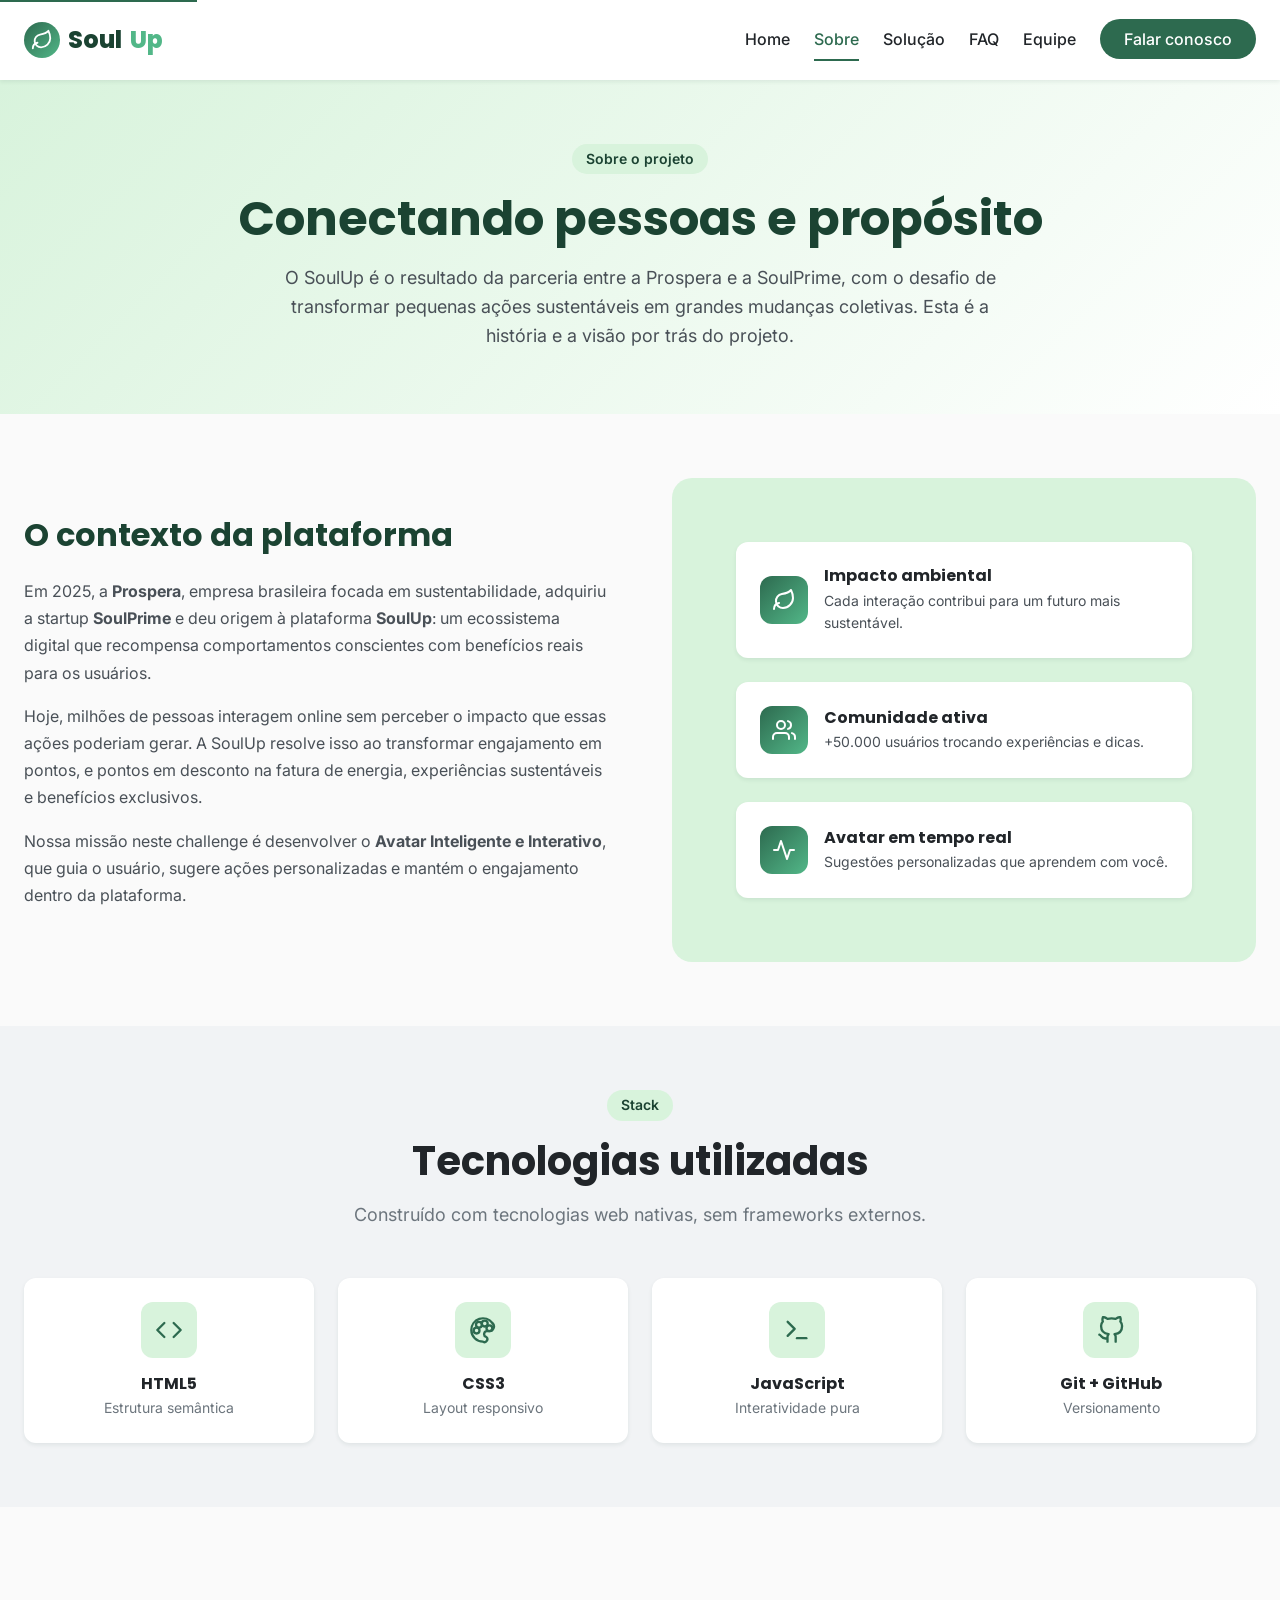
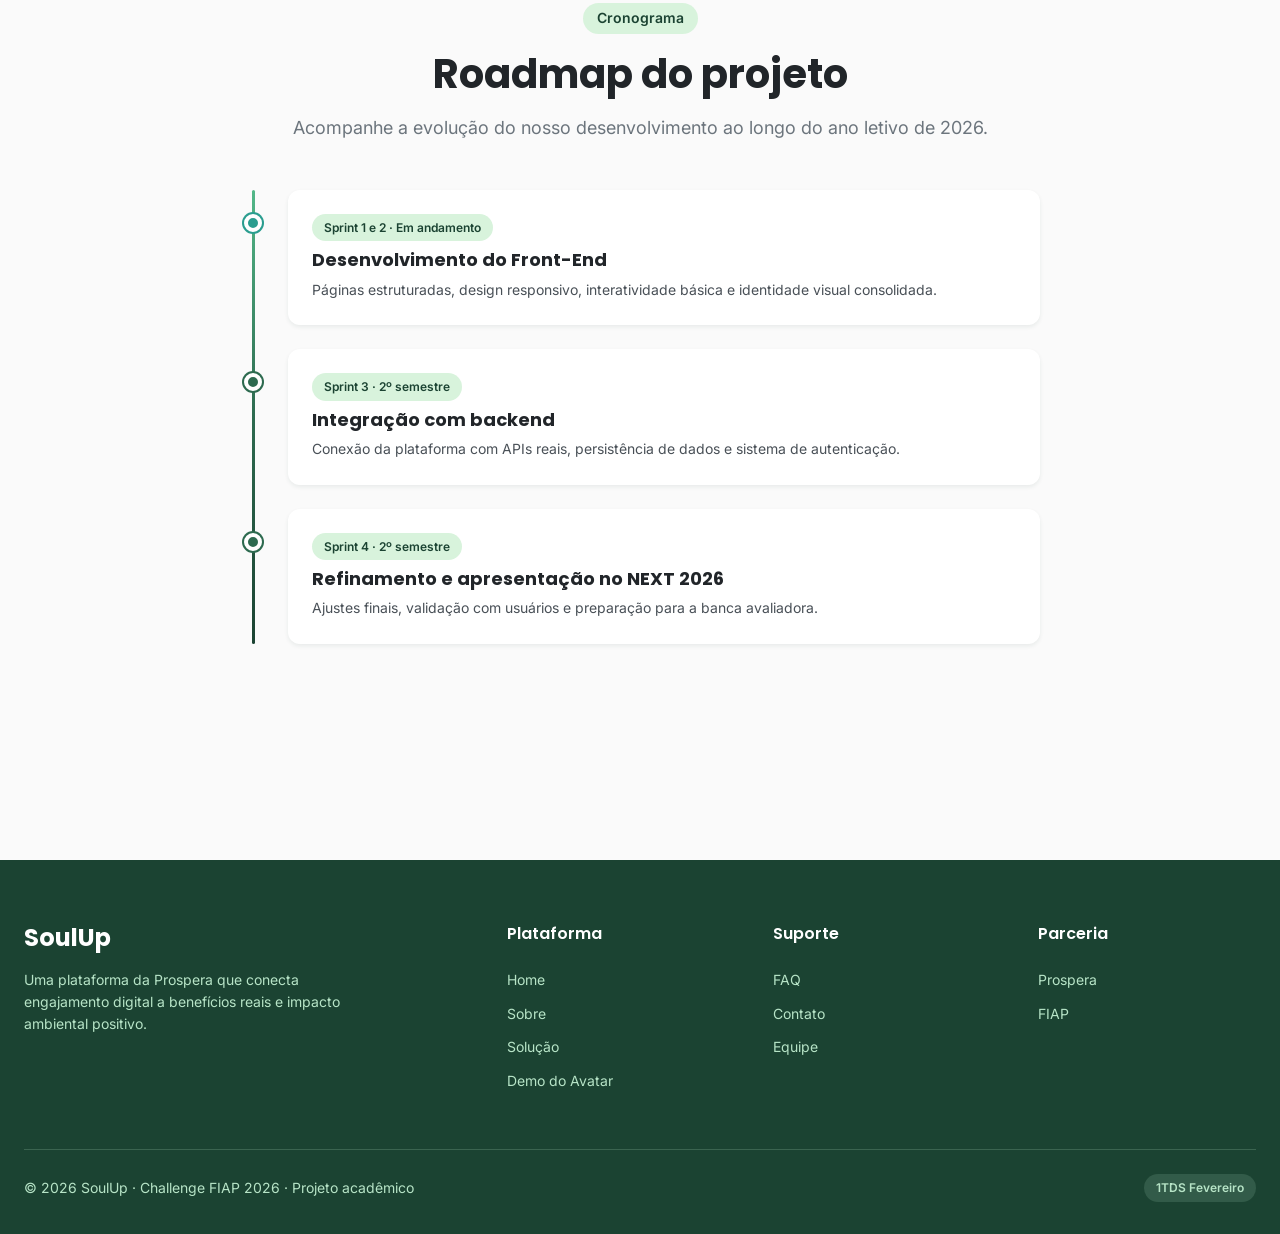
<file: sobre.html>
<!DOCTYPE html>
<html lang="pt-BR">

<head>
    <meta charset="UTF-8" />
    <meta name="viewport" content="width=device-width, initial-scale=1.0" />
    <meta name="description"
        content="Conheça o projeto SoulUp: contexto, proposta de valor, tecnologias e roadmap da solução do Avatar Inteligente." />
    <title>Sobre o projeto — SoulUp</title>

    <link rel="preconnect" href="https://fonts.googleapis.com" />
    <link rel="preconnect" href="https://fonts.gstatic.com" crossorigin />
    <link
        href="https://fonts.googleapis.com/css2?family=Inter:wght@400;500;600&family=Poppins:wght@500;600;700;800&display=swap"
        rel="stylesheet" />

    <link rel="stylesheet" href="assets/css/global.css" />
    <link rel="stylesheet" href="assets/css/header-footer.css" />
    <link rel="stylesheet" href="assets/css/sobre.css" />
    <link rel="stylesheet" href="assets/css/responsive.css" />
</head>

<body>

    <!-- COMMIT: INTEGRANTE_2 — Reaproveita o header padrão do projeto -->
    <a class="skip-link" href="#main-content">Pular para o conteúdo</a>

    <header class="site-header" role="banner">
        <div class="container header-inner">
            <a href="index.html" class="brand" aria-label="SoulUp - Página inicial">
                <span class="brand-icon" aria-hidden="true">
                    <svg viewBox="0 0 24 24" fill="none" stroke="currentColor" stroke-width="2" stroke-linecap="round"
                        stroke-linejoin="round">
                        <path d="M11 20A7 7 0 0 1 9.8 6.1C15.5 5 17 4.48 19 2c1 2 2 4.18 2 8 0 5.5-4.78 10-10 10Z" />
                        <path d="M2 21c0-3 1.85-5.36 5.08-6" />
                    </svg>
                </span>
                Soul<span class="brand-up">Up</span>
            </a>

            <nav class="main-nav" role="navigation" aria-label="Menu principal">
                <ul class="nav-list">
                    <li><a href="index.html">Home</a></li>
                    <li><a href="sobre.html">Sobre</a></li>
                    <li><a href="solucao.html">Solução</a></li>
                    <li><a href="faq.html">FAQ</a></li>
                    <li><a href="integrantes.html">Equipe</a></li>
                    <li><a href="contato.html" class="nav-cta">Falar conosco</a></li>
                </ul>
            </nav>

            <button class="menu-toggle" aria-label="Abrir menu" aria-expanded="false">
                <span></span>
                <span></span>
                <span></span>
            </button>
        </div>
    </header>

    <main id="main-content">

        <!-- COMMIT: INTEGRANTE_2 — Hero da página Sobre -->
        <section class="page-hero">
            <div class="container">
                <span class="badge">Sobre o projeto</span>
                <h1>Conectando pessoas e propósito</h1>
                <p>
                    O SoulUp é o resultado da parceria entre a Prospera e a SoulPrime, com o desafio de transformar
                    pequenas ações sustentáveis em grandes mudanças coletivas. Esta é a história e a visão por trás
                    do projeto.
                </p>
            </div>
        </section>

        <!-- COMMIT: INTEGRANTE_2 — Bloco de contexto + ilustração -->
        <section class="about-context">
            <div class="container">
                <div class="text" data-reveal>
                    <h2>O contexto da plataforma</h2>
                    <p>
                        Em 2025, a <strong>Prospera</strong>, empresa brasileira focada em sustentabilidade, adquiriu
                        a startup <strong>SoulPrime</strong> e deu origem à plataforma <strong>SoulUp</strong>: um
                        ecossistema digital que recompensa comportamentos conscientes com benefícios reais para os
                        usuários.
                    </p>
                    <p>
                        Hoje, milhões de pessoas interagem online sem perceber o impacto que essas ações poderiam
                        gerar. A SoulUp resolve isso ao transformar engajamento em pontos, e pontos em desconto na
                        fatura de energia, experiências sustentáveis e benefícios exclusivos.
                    </p>
                    <p>
                        Nossa missão neste challenge é desenvolver o <strong>Avatar Inteligente e Interativo</strong>,
                        que guia o usuário, sugere ações personalizadas e mantém o engajamento dentro da plataforma.
                    </p>
                </div>

                <div class="about-illustration" data-reveal>
                    <div class="info-box">
                        <div class="info-icon" aria-hidden="true">
                            <svg viewBox="0 0 24 24" fill="none" stroke="currentColor" stroke-width="2"
                                stroke-linecap="round" stroke-linejoin="round">
                                <path d="M11 20A7 7 0 0 1 9.8 6.1C15.5 5 17 4.48 19 2c1 2 2 4.18 2 8 0 5.5-4.78 10-10 10Z" />
                                <path d="M2 21c0-3 1.85-5.36 5.08-6" />
                            </svg>
                        </div>
                        <div class="info-text">
                            <h4>Impacto ambiental</h4>
                            <p>Cada interação contribui para um futuro mais sustentável.</p>
                        </div>
                    </div>

                    <div class="info-box">
                        <div class="info-icon" aria-hidden="true">
                            <svg viewBox="0 0 24 24" fill="none" stroke="currentColor" stroke-width="2"
                                stroke-linecap="round" stroke-linejoin="round">
                                <path d="M17 21v-2a4 4 0 0 0-4-4H5a4 4 0 0 0-4 4v2" />
                                <circle cx="9" cy="7" r="4" />
                                <path d="M23 21v-2a4 4 0 0 0-3-3.87" />
                                <path d="M16 3.13a4 4 0 0 1 0 7.75" />
                            </svg>
                        </div>
                        <div class="info-text">
                            <h4>Comunidade ativa</h4>
                            <p>+50.000 usuários trocando experiências e dicas.</p>
                        </div>
                    </div>

                    <div class="info-box">
                        <div class="info-icon" aria-hidden="true">
                            <svg viewBox="0 0 24 24" fill="none" stroke="currentColor" stroke-width="2"
                                stroke-linecap="round" stroke-linejoin="round">
                                <polyline points="22 12 18 12 15 21 9 3 6 12 2 12" />
                            </svg>
                        </div>
                        <div class="info-text">
                            <h4>Avatar em tempo real</h4>
                            <p>Sugestões personalizadas que aprendem com você.</p>
                        </div>
                    </div>
                </div>
            </div>
        </section>

        <!-- COMMIT: INTEGRANTE_2 — Seção de tecnologias utilizadas -->
        <section class="tech-section">
            <div class="container">
                <div class="section-title" data-reveal>
                    <span class="badge">Stack</span>
                    <h2>Tecnologias utilizadas</h2>
                    <p>Construído com tecnologias web nativas, sem frameworks externos.</p>
                </div>

                <div class="tech-grid">
                    <article class="tech-card" data-reveal>
                        <div class="tech-icon" aria-hidden="true">
                            <svg viewBox="0 0 24 24" fill="none" stroke="currentColor" stroke-width="2"
                                stroke-linecap="round" stroke-linejoin="round">
                                <polyline points="16 18 22 12 16 6" />
                                <polyline points="8 6 2 12 8 18" />
                            </svg>
                        </div>
                        <h4>HTML5</h4>
                        <p>Estrutura semântica</p>
                    </article>

                    <article class="tech-card" data-reveal>
                        <div class="tech-icon" aria-hidden="true">
                            <svg viewBox="0 0 24 24" fill="none" stroke="currentColor" stroke-width="2"
                                stroke-linecap="round" stroke-linejoin="round">
                                <circle cx="13.5" cy="6.5" r="2.5" />
                                <circle cx="17.5" cy="10.5" r="2.5" />
                                <circle cx="8.5" cy="7.5" r="2.5" />
                                <circle cx="6.5" cy="12.5" r="2.5" />
                                <path d="M12 22a10 10 0 0 1-10-10 10 10 0 0 1 18-6 4 4 0 0 1-3 7h-1.5a2.5 2.5 0 0 0-1 4.8A2 2 0 0 1 12 22z" />
                            </svg>
                        </div>
                        <h4>CSS3</h4>
                        <p>Layout responsivo</p>
                    </article>

                    <article class="tech-card" data-reveal>
                        <div class="tech-icon" aria-hidden="true">
                            <svg viewBox="0 0 24 24" fill="none" stroke="currentColor" stroke-width="2"
                                stroke-linecap="round" stroke-linejoin="round">
                                <polyline points="4 17 10 11 4 5" />
                                <line x1="12" y1="19" x2="20" y2="19" />
                            </svg>
                        </div>
                        <h4>JavaScript</h4>
                        <p>Interatividade pura</p>
                    </article>

                    <article class="tech-card" data-reveal>
                        <div class="tech-icon" aria-hidden="true">
                            <svg viewBox="0 0 24 24" fill="none" stroke="currentColor" stroke-width="2"
                                stroke-linecap="round" stroke-linejoin="round">
                                <path d="M9 19c-5 1.5-5-2.5-7-3m14 6v-3.87a3.37 3.37 0 0 0-.94-2.61c3.14-.35 6.44-1.54 6.44-7A5.44 5.44 0 0 0 20 4.77 5.07 5.07 0 0 0 19.91 1S18.73.65 16 2.48a13.38 13.38 0 0 0-7 0C6.27.65 5.09 1 5.09 1A5.07 5.07 0 0 0 5 4.77a5.44 5.44 0 0 0-1.5 3.78c0 5.42 3.3 6.61 6.44 7A3.37 3.37 0 0 0 9 18.13V22" />
                            </svg>
                        </div>
                        <h4>Git + GitHub</h4>
                        <p>Versionamento</p>
                    </article>
                </div>
            </div>
        </section>

        <!-- COMMIT: INTEGRANTE_2 — Roadmap das sprints -->
        <section class="roadmap-section">
            <div class="container">
                <div class="section-title" data-reveal>
                    <span class="badge">Cronograma</span>
                    <h2>Roadmap do projeto</h2>
                    <p>Acompanhe a evolução do nosso desenvolvimento ao longo do ano letivo de 2026.</p>
                </div>

                <div class="roadmap">
                    <div class="roadmap-item done" data-reveal>
                        <span class="sprint-label">Sprint 1 e 2 · Em andamento</span>
                        <h4>Desenvolvimento do Front-End</h4>
                        <p>Páginas estruturadas, design responsivo, interatividade básica e identidade visual
                            consolidada.</p>
                    </div>

                    <div class="roadmap-item" data-reveal>
                        <span class="sprint-label">Sprint 3 · 2º semestre</span>
                        <h4>Integração com backend</h4>
                        <p>Conexão da plataforma com APIs reais, persistência de dados e sistema de autenticação.</p>
                    </div>

                    <div class="roadmap-item" data-reveal>
                        <span class="sprint-label">Sprint 4 · 2º semestre</span>
                        <h4>Refinamento e apresentação no NEXT 2026</h4>
                        <p>Ajustes finais, validação com usuários e preparação para a banca avaliadora.</p>
                    </div>
                </div>
            </div>
        </section>
    </main>

    <!-- COMMIT: INTEGRANTE_2 — Footer reaproveitado -->
    <footer class="site-footer" role="contentinfo">
        <div class="container">
            <div class="footer-grid">
                <div class="footer-brand">
                    <h3>SoulUp</h3>
                    <p>Uma plataforma da Prospera que conecta engajamento digital a benefícios reais e impacto
                        ambiental positivo.</p>
                </div>

                <div class="footer-col">
                    <h4>Plataforma</h4>
                    <ul>
                        <li><a href="index.html">Home</a></li>
                        <li><a href="sobre.html">Sobre</a></li>
                        <li><a href="solucao.html">Solução</a></li>
                        <li><a href="avatar.html">Demo do Avatar</a></li>
                    </ul>
                </div>

                <div class="footer-col">
                    <h4>Suporte</h4>
                    <ul>
                        <li><a href="faq.html">FAQ</a></li>
                        <li><a href="contato.html">Contato</a></li>
                        <li><a href="integrantes.html">Equipe</a></li>
                    </ul>
                </div>

                <div class="footer-col">
                    <h4>Parceria</h4>
                    <ul>
                        <li><a href="https://www.meuprospera.com.br/soul-up/" target="_blank"
                                rel="noopener noreferrer">Prospera</a></li>
                        <li><a href="https://www.fiap.com.br" target="_blank" rel="noopener noreferrer">FIAP</a></li>
                    </ul>
                </div>
            </div>

            <div class="footer-bottom">
                <div>© <span data-current-year>2026</span> SoulUp · Challenge FIAP 2026 · Projeto acadêmico</div>
                <span class="badge-footer">1TDS Fevereiro</span>
            </div>
        </div>
    </footer>

    <script src="assets/js/main.js"></script>
</body>

</html>
</file>
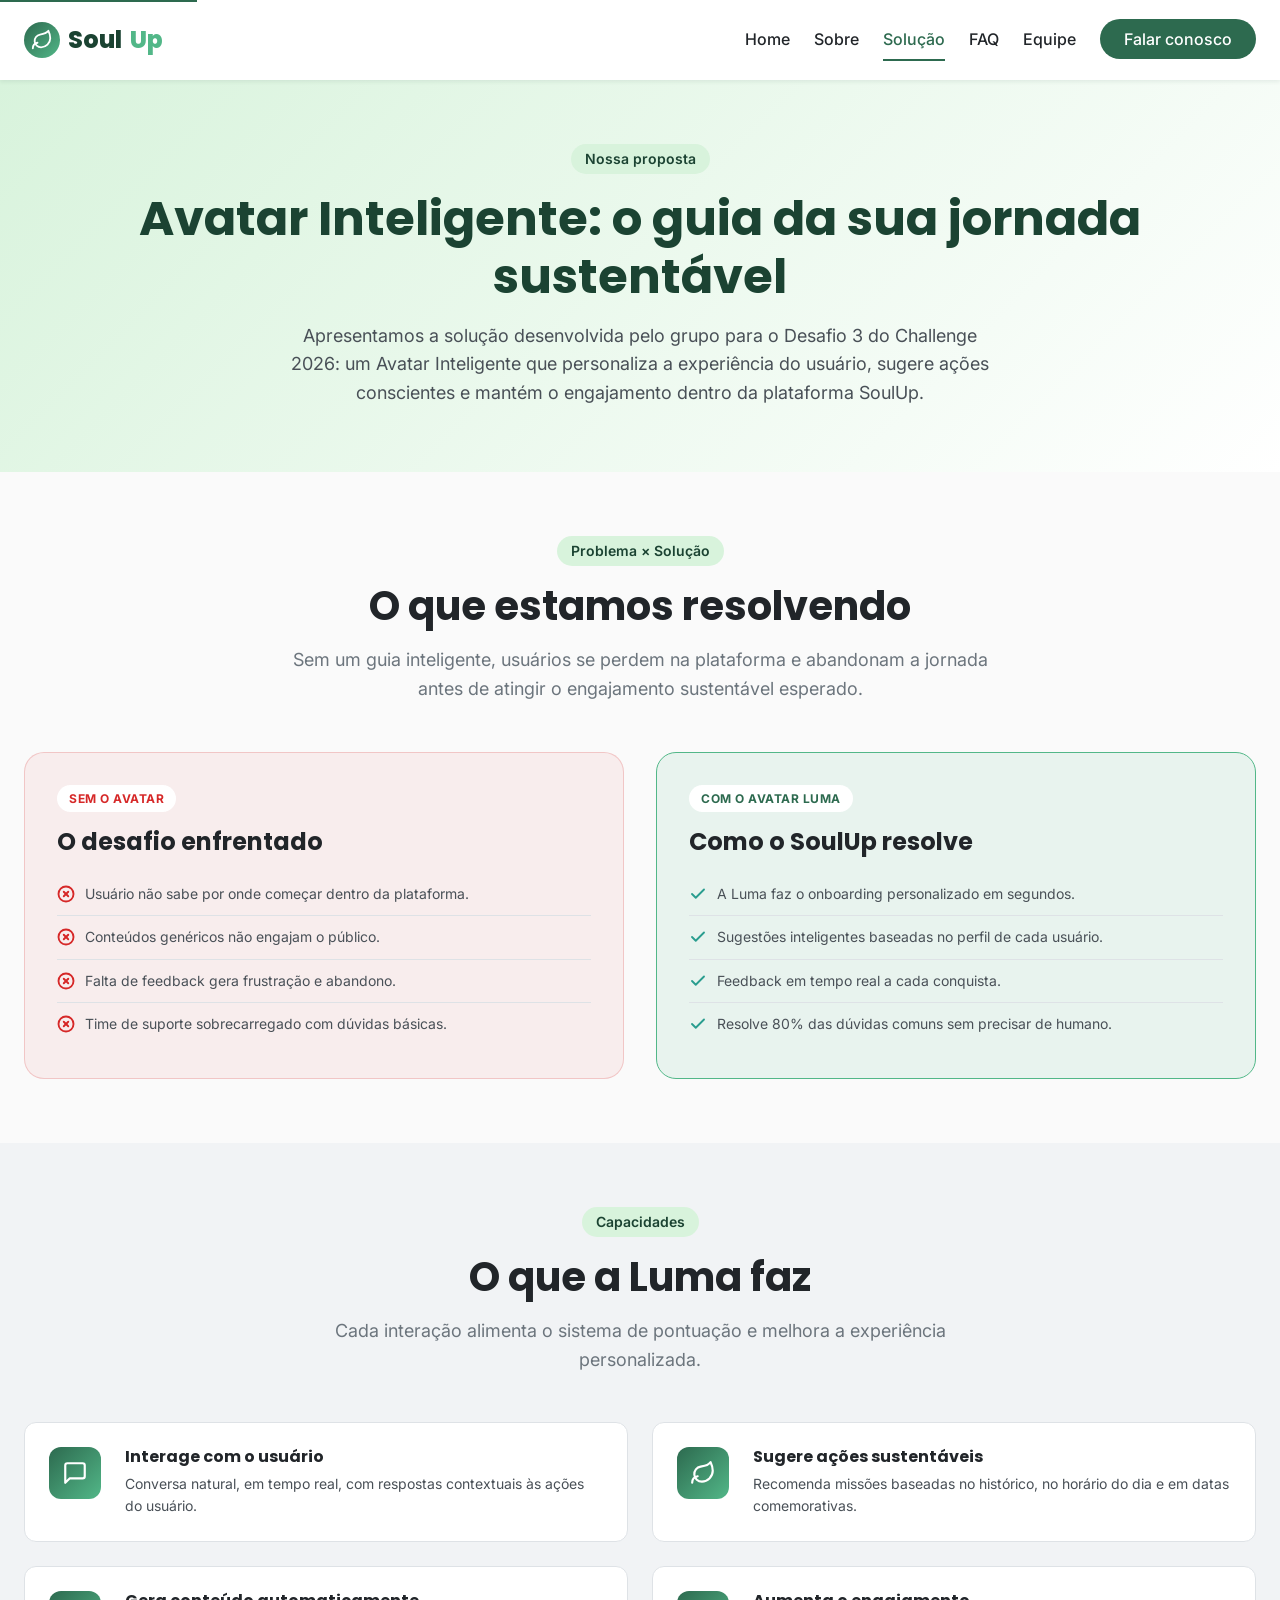
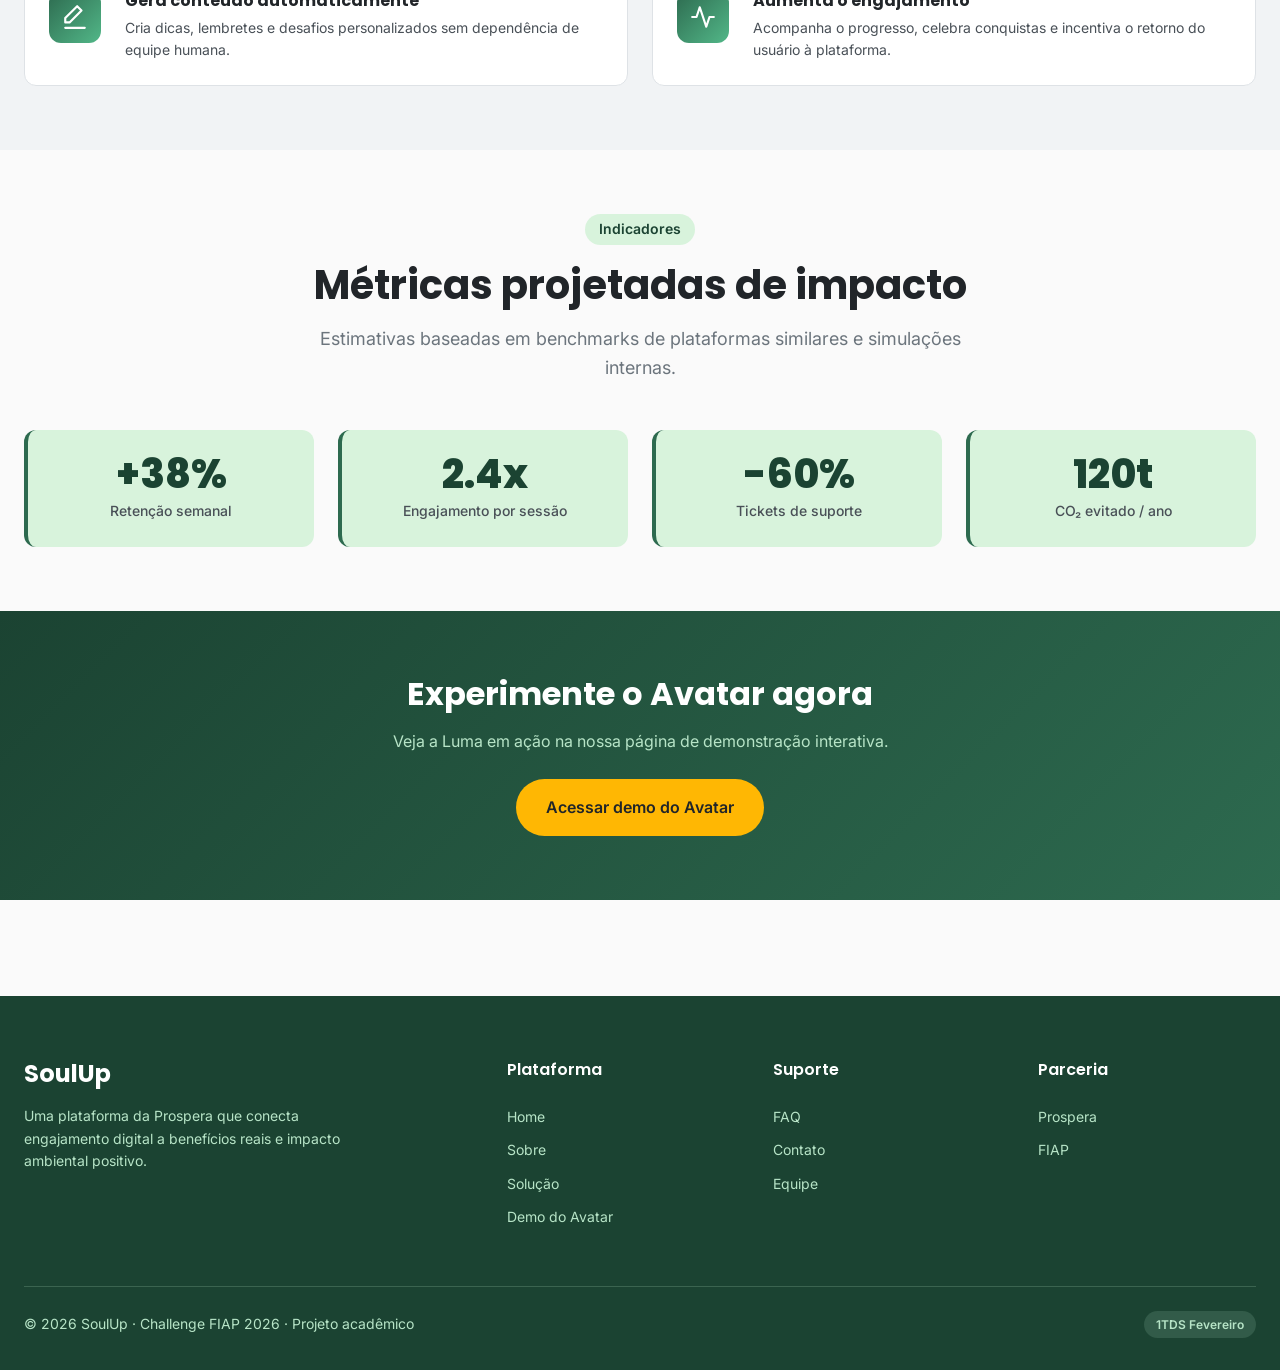
<file: solucao.html>
<!DOCTYPE html>
<html lang="pt-BR">

<head>
    <meta charset="UTF-8" />
    <meta name="viewport" content="width=device-width, initial-scale=1.0" />
    <meta name="description"
        content="A solução do SoulUp para o desafio do Avatar Inteligente: como Luma atua, problema resolvido e métricas de impacto." />
    <title>Nossa Solução — SoulUp</title>

    <link rel="preconnect" href="https://fonts.googleapis.com" />
    <link rel="preconnect" href="https://fonts.gstatic.com" crossorigin />
    <link
        href="https://fonts.googleapis.com/css2?family=Inter:wght@400;500;600&family=Poppins:wght@500;600;700;800&display=swap"
        rel="stylesheet" />

    <link rel="stylesheet" href="assets/css/global.css" />
    <link rel="stylesheet" href="assets/css/header-footer.css" />
    <link rel="stylesheet" href="assets/css/sobre.css" />
    <link rel="stylesheet" href="assets/css/solucao.css" />
    <link rel="stylesheet" href="assets/css/responsive.css" />
</head>

<body>

    <!-- COMMIT: INTEGRANTE_5 — Header padrão na página da Solução -->
    <a class="skip-link" href="#main-content">Pular para o conteúdo</a>

    <header class="site-header" role="banner">
        <div class="container header-inner">
            <a href="index.html" class="brand" aria-label="SoulUp - Página inicial">
                <span class="brand-icon" aria-hidden="true">
                    <svg viewBox="0 0 24 24" fill="none" stroke="currentColor" stroke-width="2" stroke-linecap="round"
                        stroke-linejoin="round">
                        <path d="M11 20A7 7 0 0 1 9.8 6.1C15.5 5 17 4.48 19 2c1 2 2 4.18 2 8 0 5.5-4.78 10-10 10Z" />
                        <path d="M2 21c0-3 1.85-5.36 5.08-6" />
                    </svg>
                </span>
                Soul<span class="brand-up">Up</span>
            </a>

            <nav class="main-nav" role="navigation" aria-label="Menu principal">
                <ul class="nav-list">
                    <li><a href="index.html">Home</a></li>
                    <li><a href="sobre.html">Sobre</a></li>
                    <li><a href="solucao.html">Solução</a></li>
                    <li><a href="faq.html">FAQ</a></li>
                    <li><a href="integrantes.html">Equipe</a></li>
                    <li><a href="contato.html" class="nav-cta">Falar conosco</a></li>
                </ul>
            </nav>

            <button class="menu-toggle" aria-label="Abrir menu" aria-expanded="false">
                <span></span>
                <span></span>
                <span></span>
            </button>
        </div>
    </header>

    <main id="main-content">

        <!-- COMMIT: INTEGRANTE_5 — Hero da página Solução -->
        <section class="page-hero">
            <div class="container">
                <span class="badge">Nossa proposta</span>
                <h1>Avatar Inteligente: o guia da sua jornada sustentável</h1>
                <p>Apresentamos a solução desenvolvida pelo grupo para o Desafio 3 do Challenge 2026: um Avatar
                    Inteligente que personaliza a experiência do usuário, sugere ações conscientes e mantém o
                    engajamento dentro da plataforma SoulUp.</p>
            </div>
        </section>

        <!-- COMMIT: INTEGRANTE_5 — Comparativo problema vs. solução -->
        <section class="problem-solution">
            <div class="container">
                <div class="section-title" data-reveal>
                    <span class="badge">Problema × Solução</span>
                    <h2>O que estamos resolvendo</h2>
                    <p>Sem um guia inteligente, usuários se perdem na plataforma e abandonam a jornada antes de
                        atingir o engajamento sustentável esperado.</p>
                </div>

                <div class="compare-grid">

                    <article class="compare-card problem" data-reveal>
                        <span class="compare-label">Sem o Avatar</span>
                        <h3>O desafio enfrentado</h3>
                        <ul>
                            <li>
                                <svg viewBox="0 0 24 24" fill="none" stroke="currentColor" stroke-width="2.5"
                                    stroke-linecap="round" stroke-linejoin="round" aria-hidden="true">
                                    <circle cx="12" cy="12" r="10" />
                                    <line x1="15" y1="9" x2="9" y2="15" />
                                    <line x1="9" y1="9" x2="15" y2="15" />
                                </svg>
                                Usuário não sabe por onde começar dentro da plataforma.
                            </li>
                            <li>
                                <svg viewBox="0 0 24 24" fill="none" stroke="currentColor" stroke-width="2.5"
                                    stroke-linecap="round" stroke-linejoin="round" aria-hidden="true">
                                    <circle cx="12" cy="12" r="10" />
                                    <line x1="15" y1="9" x2="9" y2="15" />
                                    <line x1="9" y1="9" x2="15" y2="15" />
                                </svg>
                                Conteúdos genéricos não engajam o público.
                            </li>
                            <li>
                                <svg viewBox="0 0 24 24" fill="none" stroke="currentColor" stroke-width="2.5"
                                    stroke-linecap="round" stroke-linejoin="round" aria-hidden="true">
                                    <circle cx="12" cy="12" r="10" />
                                    <line x1="15" y1="9" x2="9" y2="15" />
                                    <line x1="9" y1="9" x2="15" y2="15" />
                                </svg>
                                Falta de feedback gera frustração e abandono.
                            </li>
                            <li>
                                <svg viewBox="0 0 24 24" fill="none" stroke="currentColor" stroke-width="2.5"
                                    stroke-linecap="round" stroke-linejoin="round" aria-hidden="true">
                                    <circle cx="12" cy="12" r="10" />
                                    <line x1="15" y1="9" x2="9" y2="15" />
                                    <line x1="9" y1="9" x2="15" y2="15" />
                                </svg>
                                Time de suporte sobrecarregado com dúvidas básicas.
                            </li>
                        </ul>
                    </article>

                    <article class="compare-card solution" data-reveal>
                        <span class="compare-label">Com o Avatar Luma</span>
                        <h3>Como o SoulUp resolve</h3>
                        <ul>
                            <li>
                                <svg viewBox="0 0 24 24" fill="none" stroke="currentColor" stroke-width="2.5"
                                    stroke-linecap="round" stroke-linejoin="round" aria-hidden="true">
                                    <polyline points="20 6 9 17 4 12" />
                                </svg>
                                A Luma faz o onboarding personalizado em segundos.
                            </li>
                            <li>
                                <svg viewBox="0 0 24 24" fill="none" stroke="currentColor" stroke-width="2.5"
                                    stroke-linecap="round" stroke-linejoin="round" aria-hidden="true">
                                    <polyline points="20 6 9 17 4 12" />
                                </svg>
                                Sugestões inteligentes baseadas no perfil de cada usuário.
                            </li>
                            <li>
                                <svg viewBox="0 0 24 24" fill="none" stroke="currentColor" stroke-width="2.5"
                                    stroke-linecap="round" stroke-linejoin="round" aria-hidden="true">
                                    <polyline points="20 6 9 17 4 12" />
                                </svg>
                                Feedback em tempo real a cada conquista.
                            </li>
                            <li>
                                <svg viewBox="0 0 24 24" fill="none" stroke="currentColor" stroke-width="2.5"
                                    stroke-linecap="round" stroke-linejoin="round" aria-hidden="true">
                                    <polyline points="20 6 9 17 4 12" />
                                </svg>
                                Resolve 80% das dúvidas comuns sem precisar de humano.
                            </li>
                        </ul>
                    </article>

                </div>
            </div>
        </section>

        <!-- COMMIT: INTEGRANTE_5 — Capacidades do avatar (grid de cards) -->
        <section class="avatar-capabilities">
            <div class="container">
                <div class="section-title" data-reveal>
                    <span class="badge">Capacidades</span>
                    <h2>O que a Luma faz</h2>
                    <p>Cada interação alimenta o sistema de pontuação e melhora a experiência personalizada.</p>
                </div>

                <div class="capability-grid">

                    <article class="capability-card" data-reveal>
                        <div class="cap-icon" aria-hidden="true">
                            <svg viewBox="0 0 24 24" fill="none" stroke="currentColor" stroke-width="2"
                                stroke-linecap="round" stroke-linejoin="round">
                                <path d="M21 15a2 2 0 0 1-2 2H7l-4 4V5a2 2 0 0 1 2-2h14a2 2 0 0 1 2 2z" />
                            </svg>
                        </div>
                        <div>
                            <h4>Interage com o usuário</h4>
                            <p>Conversa natural, em tempo real, com respostas contextuais às ações do usuário.</p>
                        </div>
                    </article>

                    <article class="capability-card" data-reveal>
                        <div class="cap-icon" aria-hidden="true">
                            <svg viewBox="0 0 24 24" fill="none" stroke="currentColor" stroke-width="2"
                                stroke-linecap="round" stroke-linejoin="round">
                                <path d="M11 20A7 7 0 0 1 9.8 6.1C15.5 5 17 4.48 19 2c1 2 2 4.18 2 8 0 5.5-4.78 10-10 10Z" />
                                <path d="M2 21c0-3 1.85-5.36 5.08-6" />
                            </svg>
                        </div>
                        <div>
                            <h4>Sugere ações sustentáveis</h4>
                            <p>Recomenda missões baseadas no histórico, no horário do dia e em datas comemorativas.</p>
                        </div>
                    </article>

                    <article class="capability-card" data-reveal>
                        <div class="cap-icon" aria-hidden="true">
                            <svg viewBox="0 0 24 24" fill="none" stroke="currentColor" stroke-width="2"
                                stroke-linecap="round" stroke-linejoin="round">
                                <polygon points="14 2 18 6 7 17 3 17 3 13 14 2" />
                                <line x1="3" y1="22" x2="21" y2="22" />
                            </svg>
                        </div>
                        <div>
                            <h4>Gera conteúdo automaticamente</h4>
                            <p>Cria dicas, lembretes e desafios personalizados sem dependência de equipe humana.</p>
                        </div>
                    </article>

                    <article class="capability-card" data-reveal>
                        <div class="cap-icon" aria-hidden="true">
                            <svg viewBox="0 0 24 24" fill="none" stroke="currentColor" stroke-width="2"
                                stroke-linecap="round" stroke-linejoin="round">
                                <polyline points="22 12 18 12 15 21 9 3 6 12 2 12" />
                            </svg>
                        </div>
                        <div>
                            <h4>Aumenta o engajamento</h4>
                            <p>Acompanha o progresso, celebra conquistas e incentiva o retorno do usuário à plataforma.
                            </p>
                        </div>
                    </article>

                </div>
            </div>
        </section>

        <!-- COMMIT: INTEGRANTE_5 — Métricas de impacto da solução -->
        <section class="impact-metrics">
            <div class="container">
                <div class="section-title" data-reveal>
                    <span class="badge">Indicadores</span>
                    <h2>Métricas projetadas de impacto</h2>
                    <p>Estimativas baseadas em benchmarks de plataformas similares e simulações internas.</p>
                </div>

                <div class="metrics-grid">
                    <div class="metric-card" data-reveal>
                        <div class="metric-value">+38%</div>
                        <div class="metric-label">Retenção semanal</div>
                    </div>
                    <div class="metric-card" data-reveal>
                        <div class="metric-value">2.4x</div>
                        <div class="metric-label">Engajamento por sessão</div>
                    </div>
                    <div class="metric-card" data-reveal>
                        <div class="metric-value">-60%</div>
                        <div class="metric-label">Tickets de suporte</div>
                    </div>
                    <div class="metric-card" data-reveal>
                        <div class="metric-value">120t</div>
                        <div class="metric-label">CO₂ evitado / ano</div>
                    </div>
                </div>
            </div>
        </section>

        <!-- COMMIT: INTEGRANTE_5 — CTA para a demo interativa do avatar -->
        <section class="solucao-cta">
            <div class="container">
                <h2>Experimente o Avatar agora</h2>
                <p>Veja a Luma em ação na nossa página de demonstração interativa.</p>
                <a href="avatar.html" class="btn btn-accent">Acessar demo do Avatar</a>
            </div>
        </section>
    </main>

    <!-- COMMIT: INTEGRANTE_5 — Footer reaproveitado -->
    <footer class="site-footer" role="contentinfo">
        <div class="container">
            <div class="footer-grid">
                <div class="footer-brand">
                    <h3>SoulUp</h3>
                    <p>Uma plataforma da Prospera que conecta engajamento digital a benefícios reais e impacto
                        ambiental positivo.</p>
                </div>

                <div class="footer-col">
                    <h4>Plataforma</h4>
                    <ul>
                        <li><a href="index.html">Home</a></li>
                        <li><a href="sobre.html">Sobre</a></li>
                        <li><a href="solucao.html">Solução</a></li>
                        <li><a href="avatar.html">Demo do Avatar</a></li>
                    </ul>
                </div>

                <div class="footer-col">
                    <h4>Suporte</h4>
                    <ul>
                        <li><a href="faq.html">FAQ</a></li>
                        <li><a href="contato.html">Contato</a></li>
                        <li><a href="integrantes.html">Equipe</a></li>
                    </ul>
                </div>

                <div class="footer-col">
                    <h4>Parceria</h4>
                    <ul>
                        <li><a href="https://www.meuprospera.com.br/soul-up/" target="_blank"
                                rel="noopener noreferrer">Prospera</a></li>
                        <li><a href="https://www.fiap.com.br" target="_blank" rel="noopener noreferrer">FIAP</a></li>
                    </ul>
                </div>
            </div>

            <div class="footer-bottom">
                <div>© <span data-current-year>2026</span> SoulUp · Challenge FIAP 2026 · Projeto acadêmico</div>
                <span class="badge-footer">1TDS Fevereiro</span>
            </div>
        </div>
    </footer>

    <script src="assets/js/main.js"></script>
</body>

</html>
</file>
<file: assets/css/global.css>
/* ==========================================================================
   GLOBAL.CSS - Variáveis, reset, tipografia e utilitários
   Projeto: SoulUp - Avatar Inteligente | Challenge 2026 FIAP
   COMMIT: INTEGRANTE_1 - Estrutura base e identidade visual do projeto
   ========================================================================== */

/* --------------------------------------------------------------------------
   1. VARIÁVEIS CSS (Paleta verde sustentável + tipografia)
   -------------------------------------------------------------------------- */
:root {
    /* Cores principais (verde sustentável) */
    --color-primary: #2D6A4F;
    --color-primary-dark: #1B4332;
    --color-primary-light: #52B788;
    --color-secondary: #B7E4C7;
    --color-bg-soft: #D8F3DC;

    /* Cores neutras */
    --color-white: #FFFFFF;
    --color-bg: #FAFAFA;
    --color-bg-alt: #F1F3F5;
    --color-border: #DEE2E6;
    --color-text: #495057;
    --color-text-dark: #212529;
    --color-text-muted: #6C757D;

    /* Cores de destaque */
    --color-accent: #FFB703;
    --color-success: #2A9D8F;
    --color-danger: #D62828;
    --color-info: #277DA1;

    /* Tipografia */
    --font-heading: 'Poppins', 'Segoe UI', Tahoma, sans-serif;
    --font-body: 'Inter', 'Segoe UI', Tahoma, sans-serif;

    /* Tamanhos */
    --fs-xs: 0.75rem;
    --fs-sm: 0.875rem;
    --fs-base: 1rem;
    --fs-md: 1.125rem;
    --fs-lg: 1.25rem;
    --fs-xl: 1.5rem;
    --fs-2xl: 2rem;
    --fs-3xl: 2.5rem;
    --fs-4xl: 3rem;

    /* Espaçamentos */
    --space-xs: 0.5rem;
    --space-sm: 1rem;
    --space-md: 1.5rem;
    --space-lg: 2rem;
    --space-xl: 3rem;
    --space-2xl: 4rem;
    --space-3xl: 6rem;

    /* Bordas e sombras */
    --radius-sm: 6px;
    --radius-md: 12px;
    --radius-lg: 20px;
    --radius-pill: 999px;

    --shadow-sm: 0 2px 4px rgba(27, 67, 50, 0.08);
    --shadow-md: 0 4px 12px rgba(27, 67, 50, 0.10);
    --shadow-lg: 0 10px 30px rgba(27, 67, 50, 0.15);

    /* Transições */
    --transition-fast: 0.2s ease;
    --transition-base: 0.3s ease;
    --transition-slow: 0.5s ease;

    /* Layout */
    --container-max: 1280px;
    --header-height: 80px;
}

/* --------------------------------------------------------------------------
   2. RESET / NORMALIZE
   -------------------------------------------------------------------------- */
*,
*::before,
*::after {
    box-sizing: border-box;
    margin: 0;
    padding: 0;
}

html {
    scroll-behavior: smooth;
    font-size: 16px;
    -webkit-text-size-adjust: 100%;
}

body {
    font-family: var(--font-body);
    font-size: var(--fs-base);
    line-height: 1.6;
    color: var(--color-text);
    background-color: var(--color-bg);
    min-height: 100vh;
    overflow-x: hidden;
}

img,
picture,
svg,
video {
    max-width: 100%;
    display: block;
}

a {
    color: var(--color-primary);
    text-decoration: none;
    transition: color var(--transition-fast);
}

a:hover {
    color: var(--color-primary-light);
}

ul,
ol {
    list-style: none;
}

button,
input,
select,
textarea {
    font: inherit;
    color: inherit;
}

button {
    cursor: pointer;
    background: none;
    border: none;
}

/* --------------------------------------------------------------------------
   3. TIPOGRAFIA
   -------------------------------------------------------------------------- */
h1,
h2,
h3,
h4,
h5,
h6 {
    font-family: var(--font-heading);
    color: var(--color-text-dark);
    line-height: 1.2;
    font-weight: 700;
}

h1 {
    font-size: var(--fs-3xl);
    margin-bottom: var(--space-md);
}

h2 {
    font-size: var(--fs-2xl);
    margin-bottom: var(--space-md);
}

h3 {
    font-size: var(--fs-xl);
    margin-bottom: var(--space-sm);
}

h4 {
    font-size: var(--fs-lg);
    margin-bottom: var(--space-sm);
}

p {
    margin-bottom: var(--space-sm);
}

/* --------------------------------------------------------------------------
   4. UTILITÁRIOS (container, seções, botões, badges)
   -------------------------------------------------------------------------- */
.container {
    width: 100%;
    max-width: var(--container-max);
    margin: 0 auto;
    padding: 0 var(--space-md);
}

.section {
    padding: var(--space-3xl) 0;
}

.section-title {
    text-align: center;
    margin-bottom: var(--space-xl);
}

.section-title h2 {
    font-size: var(--fs-3xl);
    margin-bottom: var(--space-sm);
}

.section-title p {
    color: var(--color-text-muted);
    max-width: 700px;
    margin: 0 auto;
    font-size: var(--fs-md);
}

/* Botões */
.btn {
    display: inline-flex;
    align-items: center;
    justify-content: center;
    gap: var(--space-xs);
    padding: 0.875rem 1.75rem;
    border-radius: var(--radius-pill);
    font-weight: 600;
    font-size: var(--fs-base);
    transition: all var(--transition-base);
    border: 2px solid transparent;
    text-align: center;
    cursor: pointer;
}

.btn-primary {
    background-color: var(--color-primary);
    color: var(--color-white);
}

.btn-primary:hover {
    background-color: var(--color-primary-dark);
    color: var(--color-white);
    transform: translateY(-2px);
    box-shadow: var(--shadow-md);
}

.btn-secondary {
    background-color: transparent;
    color: var(--color-primary);
    border-color: var(--color-primary);
}

.btn-secondary:hover {
    background-color: var(--color-primary);
    color: var(--color-white);
    transform: translateY(-2px);
}

.btn-accent {
    background-color: var(--color-accent);
    color: var(--color-text-dark);
}

.btn-accent:hover {
    background-color: #E8A102;
    transform: translateY(-2px);
    box-shadow: var(--shadow-md);
}

/* Badge */
.badge {
    display: inline-block;
    padding: 0.25rem 0.875rem;
    background-color: var(--color-bg-soft);
    color: var(--color-primary-dark);
    border-radius: var(--radius-pill);
    font-size: var(--fs-sm);
    font-weight: 600;
    margin-bottom: var(--space-sm);
}

/* Card base */
.card {
    background-color: var(--color-white);
    border-radius: var(--radius-md);
    padding: var(--space-lg);
    box-shadow: var(--shadow-sm);
    transition: transform var(--transition-base), box-shadow var(--transition-base);
}

.card:hover {
    transform: translateY(-4px);
    box-shadow: var(--shadow-md);
}

/* Backgrounds alternativos */
.bg-soft {
    background-color: var(--color-bg-soft);
}

.bg-alt {
    background-color: var(--color-bg-alt);
}

.bg-primary {
    background-color: var(--color-primary);
    color: var(--color-white);
}

.bg-primary h1,
.bg-primary h2,
.bg-primary h3 {
    color: var(--color-white);
}

/* Texto centralizado */
.text-center {
    text-align: center;
}

/* Animação de entrada */
@keyframes fadeInUp {
    from {
        opacity: 0;
        transform: translateY(20px);
    }

    to {
        opacity: 1;
        transform: translateY(0);
    }
}

.fade-in-up {
    animation: fadeInUp 0.6s ease forwards;
}

/* Visually hidden (acessibilidade) */
.sr-only {
    position: absolute;
    width: 1px;
    height: 1px;
    padding: 0;
    margin: -1px;
    overflow: hidden;
    clip: rect(0, 0, 0, 0);
    border: 0;
}

/* Skip link (acessibilidade) */
.skip-link {
    position: absolute;
    top: -40px;
    left: 0;
    background: var(--color-primary);
    color: var(--color-white);
    padding: var(--space-xs) var(--space-sm);
    z-index: 1000;
    transition: top var(--transition-fast);
}

.skip-link:focus {
    top: 0;
    color: var(--color-white);
}
</file>
<file: assets/css/header-footer.css>
/* ==========================================================================
   HEADER-FOOTER.CSS - Cabeçalho com menu e rodapé compartilhados
   COMMIT: INTEGRANTE_1 - Navegação principal e footer
   ========================================================================== */

/* --------------------------------------------------------------------------
   1. HEADER + NAVEGAÇÃO
   -------------------------------------------------------------------------- */
.site-header {
    position: sticky;
    top: 0;
    z-index: 100;
    background-color: var(--color-white);
    box-shadow: var(--shadow-sm);
    height: var(--header-height);
    display: flex;
    align-items: center;
}

.header-inner {
    display: flex;
    align-items: center;
    justify-content: space-between;
    width: 100%;
}

/* Logo SoulUp */
.brand {
    display: flex;
    align-items: center;
    gap: 0.5rem;
    font-family: var(--font-heading);
    font-weight: 800;
    font-size: var(--fs-xl);
    color: var(--color-primary-dark);
}

.brand:hover {
    color: var(--color-primary);
}

.brand-icon {
    width: 36px;
    height: 36px;
    background: linear-gradient(135deg, var(--color-primary), var(--color-primary-light));
    border-radius: 50%;
    display: flex;
    align-items: center;
    justify-content: center;
    color: var(--color-white);
}

.brand-icon svg {
    width: 22px;
    height: 22px;
}

.brand span.brand-up {
    color: var(--color-primary-light);
}

/* Navegação desktop */
.main-nav {
    display: flex;
    align-items: center;
    gap: var(--space-lg);
}

.nav-list {
    display: flex;
    gap: var(--space-md);
    align-items: center;
}

.nav-list a {
    color: var(--color-text-dark);
    font-weight: 500;
    padding: 0.5rem 0;
    position: relative;
    transition: color var(--transition-fast);
}

.nav-list a::after {
    content: '';
    position: absolute;
    bottom: -4px;
    left: 0;
    width: 0;
    height: 2px;
    background-color: var(--color-primary);
    transition: width var(--transition-base);
}

.nav-list a:hover,
.nav-list a.active {
    color: var(--color-primary);
}

.nav-list a:hover::after,
.nav-list a.active::after {
    width: 100%;
}

.nav-cta {
    background-color: var(--color-primary);
    color: var(--color-white) !important;
    padding: 0.625rem 1.5rem !important;
    border-radius: var(--radius-pill);
    transition: all var(--transition-base);
}

.nav-cta::after {
    display: none !important;
}

.nav-cta:hover {
    background-color: var(--color-primary-dark);
    transform: translateY(-2px);
    box-shadow: var(--shadow-sm);
}

/* Botão hambúrguer (mobile) */
.menu-toggle {
    display: none;
    width: 40px;
    height: 40px;
    flex-direction: column;
    justify-content: center;
    align-items: center;
    gap: 5px;
    cursor: pointer;
    z-index: 101;
}

.menu-toggle span {
    width: 24px;
    height: 3px;
    background-color: var(--color-primary-dark);
    border-radius: 2px;
    transition: all var(--transition-base);
}

.menu-toggle.is-open span:nth-child(1) {
    transform: translateY(8px) rotate(45deg);
}

.menu-toggle.is-open span:nth-child(2) {
    opacity: 0;
}

.menu-toggle.is-open span:nth-child(3) {
    transform: translateY(-8px) rotate(-45deg);
}

/* --------------------------------------------------------------------------
   2. FOOTER
   -------------------------------------------------------------------------- */
.site-footer {
    background-color: var(--color-primary-dark);
    color: var(--color-secondary);
    padding: var(--space-2xl) 0 var(--space-lg);
    margin-top: var(--space-3xl);
}

.footer-grid {
    display: grid;
    grid-template-columns: 2fr 1fr 1fr 1fr;
    gap: var(--space-xl);
    margin-bottom: var(--space-xl);
}

.footer-brand h3 {
    color: var(--color-white);
    margin-bottom: var(--space-sm);
    font-size: var(--fs-xl);
}

.footer-brand p {
    color: var(--color-secondary);
    max-width: 320px;
    font-size: var(--fs-sm);
}

.footer-col h4 {
    color: var(--color-white);
    font-size: var(--fs-base);
    margin-bottom: var(--space-md);
    font-weight: 600;
}

.footer-col ul li {
    margin-bottom: var(--space-xs);
}

.footer-col a {
    color: var(--color-secondary);
    font-size: var(--fs-sm);
    transition: color var(--transition-fast);
}

.footer-col a:hover {
    color: var(--color-white);
}

.footer-bottom {
    border-top: 1px solid rgba(183, 228, 199, 0.2);
    padding-top: var(--space-md);
    display: flex;
    justify-content: space-between;
    align-items: center;
    flex-wrap: wrap;
    gap: var(--space-sm);
    color: var(--color-secondary);
    font-size: var(--fs-sm);
}

.footer-bottom .badge-footer {
    background-color: rgba(183, 228, 199, 0.15);
    color: var(--color-secondary);
    padding: 0.25rem 0.75rem;
    border-radius: var(--radius-pill);
    font-size: var(--fs-xs);
    font-weight: 600;
}
</file>
<file: assets/css/home.css>
/* ==========================================================================
   HOME.CSS - Estilos da página inicial (index.html)
   COMMIT: INTEGRANTE_1 - Layout e visual da Home
   ========================================================================== */

/* --------------------------------------------------------------------------
   HERO (banner principal)
   -------------------------------------------------------------------------- */
.hero {
    position: relative;
    background: linear-gradient(135deg, var(--color-bg-soft) 0%, var(--color-white) 100%);
    padding: var(--space-3xl) 0 var(--space-3xl);
    overflow: hidden;
}

.hero::before {
    content: '';
    position: absolute;
    top: -100px;
    right: -100px;
    width: 400px;
    height: 400px;
    background: radial-gradient(circle, rgba(82, 183, 136, 0.15) 0%, transparent 70%);
    border-radius: 50%;
}

.hero::after {
    content: '';
    position: absolute;
    bottom: -150px;
    left: -150px;
    width: 500px;
    height: 500px;
    background: radial-gradient(circle, rgba(45, 106, 79, 0.10) 0%, transparent 70%);
    border-radius: 50%;
}

.hero-inner {
    position: relative;
    display: grid;
    grid-template-columns: 1.1fr 1fr;
    align-items: center;
    gap: var(--space-2xl);
    z-index: 1;
}

.hero-content h1 {
    font-size: clamp(2.2rem, 4vw, 3.5rem);
    color: var(--color-primary-dark);
    margin-bottom: var(--space-md);
    line-height: 1.15;
}

.hero-content h1 .highlight {
    color: var(--color-primary);
    position: relative;
    display: inline-block;
}

.hero-content h1 .highlight::after {
    content: '';
    position: absolute;
    bottom: 4px;
    left: 0;
    width: 100%;
    height: 8px;
    background-color: var(--color-accent);
    opacity: 0.4;
    z-index: -1;
    border-radius: 4px;
}

.hero-content .lead {
    font-size: var(--fs-lg);
    color: var(--color-text);
    margin-bottom: var(--space-lg);
    max-width: 540px;
}

.hero-actions {
    display: flex;
    gap: var(--space-sm);
    flex-wrap: wrap;
}

.hero-stats {
    display: flex;
    gap: var(--space-lg);
    margin-top: var(--space-xl);
    flex-wrap: wrap;
}

.hero-stat {
    border-left: 3px solid var(--color-primary-light);
    padding-left: var(--space-sm);
}

.hero-stat .stat-number {
    font-family: var(--font-heading);
    font-size: var(--fs-2xl);
    font-weight: 800;
    color: var(--color-primary-dark);
    line-height: 1;
}

.hero-stat .stat-label {
    font-size: var(--fs-sm);
    color: var(--color-text-muted);
    margin-top: 0.25rem;
}

/* Card visual do Avatar (lado direito do hero) */
.hero-visual {
    position: relative;
    display: flex;
    justify-content: center;
    align-items: center;
}

.avatar-preview {
    background: var(--color-white);
    border-radius: var(--radius-lg);
    padding: var(--space-lg);
    box-shadow: var(--shadow-lg);
    max-width: 380px;
    width: 100%;
    position: relative;
}

.avatar-preview-header {
    display: flex;
    align-items: center;
    gap: var(--space-sm);
    margin-bottom: var(--space-md);
    padding-bottom: var(--space-sm);
    border-bottom: 1px solid var(--color-border);
}

.avatar-circle {
    width: 56px;
    height: 56px;
    border-radius: 50%;
    background: linear-gradient(135deg, var(--color-primary), var(--color-primary-light));
    display: flex;
    align-items: center;
    justify-content: center;
    color: var(--color-white);
    flex-shrink: 0;
    position: relative;
}

.avatar-circle::after {
    content: '';
    position: absolute;
    bottom: 2px;
    right: 2px;
    width: 14px;
    height: 14px;
    background-color: var(--color-success);
    border: 2px solid var(--color-white);
    border-radius: 50%;
}

.avatar-info h4 {
    font-size: var(--fs-base);
    margin-bottom: 0;
    color: var(--color-text-dark);
}

.avatar-info .status {
    font-size: var(--fs-xs);
    color: var(--color-success);
    font-weight: 600;
}

.avatar-message {
    background-color: var(--color-bg-soft);
    border-radius: var(--radius-md);
    padding: var(--space-sm);
    margin-bottom: var(--space-sm);
    font-size: var(--fs-sm);
    color: var(--color-text-dark);
}

.avatar-suggestions {
    display: flex;
    flex-direction: column;
    gap: 0.5rem;
}

.suggestion-chip {
    background-color: var(--color-bg);
    border: 1px solid var(--color-border);
    border-radius: var(--radius-pill);
    padding: 0.5rem 0.875rem;
    font-size: var(--fs-sm);
    color: var(--color-text);
    cursor: pointer;
    transition: all var(--transition-base);
    text-align: left;
    display: flex;
    align-items: center;
    gap: 0.5rem;
}

.suggestion-chip:hover {
    background-color: var(--color-primary);
    color: var(--color-white);
    border-color: var(--color-primary);
    transform: translateX(4px);
}

/* --------------------------------------------------------------------------
   FEATURES (3 colunas com benefícios)
   -------------------------------------------------------------------------- */
.features {
    padding: var(--space-3xl) 0;
}

.features-grid {
    display: grid;
    grid-template-columns: repeat(3, 1fr);
    gap: var(--space-lg);
}

.feature-card {
    background-color: var(--color-white);
    border-radius: var(--radius-md);
    padding: var(--space-lg);
    box-shadow: var(--shadow-sm);
    transition: transform var(--transition-base), box-shadow var(--transition-base);
    border: 1px solid var(--color-border);
}

.feature-card:hover {
    transform: translateY(-6px);
    box-shadow: var(--shadow-md);
    border-color: var(--color-primary-light);
}

.feature-icon {
    width: 56px;
    height: 56px;
    border-radius: var(--radius-md);
    background-color: var(--color-bg-soft);
    color: var(--color-primary);
    display: flex;
    align-items: center;
    justify-content: center;
    margin-bottom: var(--space-md);
}

.feature-icon svg {
    width: 28px;
    height: 28px;
}

.feature-card h3 {
    font-size: var(--fs-lg);
    color: var(--color-text-dark);
    margin-bottom: var(--space-xs);
}

.feature-card p {
    color: var(--color-text);
    font-size: var(--fs-sm);
    margin-bottom: 0;
}

/* --------------------------------------------------------------------------
   COMO FUNCIONA (passo a passo)
   -------------------------------------------------------------------------- */
.how-it-works {
    background-color: var(--color-bg-alt);
    padding: var(--space-3xl) 0;
}

.steps-grid {
    display: grid;
    grid-template-columns: repeat(4, 1fr);
    gap: var(--space-lg);
    margin-top: var(--space-xl);
}

.step {
    background-color: var(--color-white);
    border-radius: var(--radius-md);
    padding: var(--space-lg);
    text-align: center;
    position: relative;
    box-shadow: var(--shadow-sm);
}

.step-number {
    width: 48px;
    height: 48px;
    border-radius: 50%;
    background: linear-gradient(135deg, var(--color-primary), var(--color-primary-light));
    color: var(--color-white);
    font-family: var(--font-heading);
    font-size: var(--fs-lg);
    font-weight: 700;
    display: flex;
    align-items: center;
    justify-content: center;
    margin: 0 auto var(--space-md);
}

.step h4 {
    font-size: var(--fs-md);
    color: var(--color-text-dark);
    margin-bottom: 0.5rem;
}

.step p {
    color: var(--color-text);
    font-size: var(--fs-sm);
    margin-bottom: 0;
}

/* --------------------------------------------------------------------------
   CTA FINAL
   -------------------------------------------------------------------------- */
.cta-section {
    background: linear-gradient(135deg, var(--color-primary-dark) 0%, var(--color-primary) 100%);
    padding: var(--space-2xl) 0;
    text-align: center;
    color: var(--color-white);
    position: relative;
    overflow: hidden;
}

.cta-section::before {
    content: '';
    position: absolute;
    top: -50%;
    right: -10%;
    width: 400px;
    height: 400px;
    background: radial-gradient(circle, rgba(183, 228, 199, 0.15) 0%, transparent 70%);
    border-radius: 50%;
}

.cta-content {
    position: relative;
    z-index: 1;
    max-width: 720px;
    margin: 0 auto;
}

.cta-section h2 {
    color: var(--color-white);
    font-size: clamp(1.8rem, 3vw, 2.5rem);
    margin-bottom: var(--space-sm);
}

.cta-section p {
    color: var(--color-secondary);
    font-size: var(--fs-md);
    margin-bottom: var(--space-lg);
}

/* --------------------------------------------------------------------------
   RESPONSIVIDADE HOME
   -------------------------------------------------------------------------- */
@media (max-width: 991px) {
    .hero-inner {
        grid-template-columns: 1fr;
        gap: var(--space-lg);
    }

    .hero-visual {
        order: -1;
        margin-bottom: var(--space-md);
    }

    .features-grid {
        grid-template-columns: repeat(2, 1fr);
    }

    .steps-grid {
        grid-template-columns: repeat(2, 1fr);
    }
}

@media (max-width: 480px) {
    .hero {
        padding: var(--space-xl) 0;
    }

    .hero-stats {
        gap: var(--space-md);
    }

    .features-grid,
    .steps-grid {
        grid-template-columns: 1fr;
    }

    .hero-actions {
        flex-direction: column;
        align-items: stretch;
    }

    .hero-actions .btn {
        width: 100%;
    }
}
</file>
<file: assets/css/responsive.css>
/* ==========================================================================
   RESPONSIVE.CSS - Media queries globais (mobile-first)
   COMMIT: INTEGRANTE_1 - Responsividade base do site
   ========================================================================== */

/* --------------------------------------------------------------------------
   TABLET (a partir de 768px) - já é o tamanho médio
   -------------------------------------------------------------------------- */
@media (max-width: 991px) {

    /* HEADER: mostra hambúrguer e esconde menu desktop */
    .menu-toggle {
        display: flex;
    }

    .main-nav {
        position: fixed;
        top: var(--header-height);
        right: -100%;
        width: 80%;
        max-width: 320px;
        height: calc(100vh - var(--header-height));
        background-color: var(--color-white);
        flex-direction: column;
        padding: var(--space-xl) var(--space-md);
        box-shadow: -8px 0 20px rgba(0, 0, 0, 0.08);
        transition: right var(--transition-base);
        align-items: flex-start;
        overflow-y: auto;
    }

    .main-nav.is-open {
        right: 0;
    }

    .nav-list {
        flex-direction: column;
        align-items: flex-start;
        gap: var(--space-md);
        width: 100%;
    }

    .nav-list a {
        font-size: var(--fs-lg);
        width: 100%;
        padding: 0.75rem 0;
        border-bottom: 1px solid var(--color-border);
    }

    .nav-cta {
        width: 100%;
        text-align: center;
        margin-top: var(--space-sm);
    }

    /* Tipografia ajustada */
    h1 {
        font-size: var(--fs-2xl);
    }

    .section {
        padding: var(--space-xl) 0;
    }

    /* Footer 2 colunas */
    .footer-grid {
        grid-template-columns: 1fr 1fr;
        gap: var(--space-lg);
    }
}

/* --------------------------------------------------------------------------
   MOBILE (até 480px)
   -------------------------------------------------------------------------- */
@media (max-width: 480px) {

    :root {
        --fs-3xl: 1.875rem;
        --fs-4xl: 2.25rem;
    }

    .container {
        padding: 0 var(--space-sm);
    }

    .section {
        padding: var(--space-lg) 0;
    }

    .btn {
        padding: 0.75rem 1.25rem;
        font-size: var(--fs-sm);
    }

    /* Footer 1 coluna */
    .footer-grid {
        grid-template-columns: 1fr;
    }

    .footer-bottom {
        justify-content: center;
        text-align: center;
    }
}

/* --------------------------------------------------------------------------
   DESKTOP GRANDE (a partir de 1300px)
   -------------------------------------------------------------------------- */
@media (min-width: 1300px) {

    :root {
        --container-max: 1280px;
    }
}
</file>
<file: assets/css/sobre.css>
/* ==========================================================================
   SOBRE.CSS - Página "Sobre o projeto"
   COMMIT: INTEGRANTE_2 - Layout da página Sobre
   ========================================================================== */

.page-hero {
    background: linear-gradient(135deg, var(--color-bg-soft) 0%, var(--color-white) 100%);
    padding: var(--space-2xl) 0;
    text-align: center;
}

.page-hero .badge {
    margin-bottom: var(--space-sm);
}

.page-hero h1 {
    font-size: clamp(2rem, 4vw, 3rem);
    color: var(--color-primary-dark);
    margin-bottom: var(--space-sm);
}

.page-hero p {
    color: var(--color-text);
    font-size: var(--fs-md);
    max-width: 720px;
    margin: 0 auto;
}

/* Seção "Quem somos" / contexto */
.about-context {
    padding: var(--space-2xl) 0;
}

.about-context .container {
    display: grid;
    grid-template-columns: 1fr 1fr;
    gap: var(--space-2xl);
    align-items: center;
}

.about-context .text h2 {
    color: var(--color-primary-dark);
    margin-bottom: var(--space-md);
}

.about-context .text p {
    color: var(--color-text);
    margin-bottom: var(--space-sm);
    line-height: 1.7;
}

.about-illustration {
    background: var(--color-bg-soft);
    border-radius: var(--radius-lg);
    padding: var(--space-2xl);
    display: flex;
    flex-direction: column;
    gap: var(--space-md);
}

.about-illustration .info-box {
    background-color: var(--color-white);
    border-radius: var(--radius-md);
    padding: var(--space-md);
    box-shadow: var(--shadow-sm);
    display: flex;
    align-items: center;
    gap: var(--space-sm);
}

.about-illustration .info-icon {
    width: 48px;
    height: 48px;
    border-radius: var(--radius-md);
    background: linear-gradient(135deg, var(--color-primary), var(--color-primary-light));
    color: var(--color-white);
    display: flex;
    align-items: center;
    justify-content: center;
    flex-shrink: 0;
}

.about-illustration .info-icon svg {
    width: 24px;
    height: 24px;
}

.about-illustration .info-text h4 {
    font-size: var(--fs-base);
    margin-bottom: 0.25rem;
    color: var(--color-text-dark);
}

.about-illustration .info-text p {
    font-size: var(--fs-sm);
    color: var(--color-text);
    margin-bottom: 0;
}

/* Tecnologias usadas */
.tech-section {
    background-color: var(--color-bg-alt);
    padding: var(--space-2xl) 0;
}

.tech-grid {
    display: grid;
    grid-template-columns: repeat(4, 1fr);
    gap: var(--space-md);
    margin-top: var(--space-xl);
}

.tech-card {
    background-color: var(--color-white);
    border-radius: var(--radius-md);
    padding: var(--space-md);
    text-align: center;
    transition: transform var(--transition-base), box-shadow var(--transition-base);
    box-shadow: var(--shadow-sm);
}

.tech-card:hover {
    transform: translateY(-4px);
    box-shadow: var(--shadow-md);
}

.tech-card .tech-icon {
    width: 56px;
    height: 56px;
    margin: 0 auto var(--space-sm);
    background-color: var(--color-bg-soft);
    border-radius: var(--radius-md);
    display: flex;
    align-items: center;
    justify-content: center;
    color: var(--color-primary);
}

.tech-card .tech-icon svg {
    width: 28px;
    height: 28px;
}

.tech-card h4 {
    font-size: var(--fs-base);
    color: var(--color-text-dark);
    margin-bottom: 0.25rem;
}

.tech-card p {
    font-size: var(--fs-sm);
    color: var(--color-text-muted);
    margin-bottom: 0;
}

/* Roadmap */
.roadmap-section {
    padding: var(--space-3xl) 0;
}

.roadmap {
    position: relative;
    max-width: 800px;
    margin: var(--space-xl) auto 0;
    padding-left: var(--space-xl);
}

.roadmap::before {
    content: '';
    position: absolute;
    left: 12px;
    top: 0;
    bottom: 0;
    width: 3px;
    background: linear-gradient(180deg, var(--color-primary-light), var(--color-primary), var(--color-primary-dark));
    border-radius: 3px;
}

.roadmap-item {
    position: relative;
    padding: var(--space-md) var(--space-md);
    background-color: var(--color-white);
    border-radius: var(--radius-md);
    box-shadow: var(--shadow-sm);
    margin-bottom: var(--space-md);
}

.roadmap-item::before {
    content: '';
    position: absolute;
    left: calc(-1 * var(--space-xl) + 4px);
    top: var(--space-md);
    width: 18px;
    height: 18px;
    background-color: var(--color-primary);
    border: 4px solid var(--color-white);
    border-radius: 50%;
    box-shadow: 0 0 0 2px var(--color-primary);
}

.roadmap-item.done::before {
    background-color: var(--color-success);
    box-shadow: 0 0 0 2px var(--color-success);
}

.roadmap-item .sprint-label {
    display: inline-block;
    padding: 0.25rem 0.75rem;
    background-color: var(--color-bg-soft);
    color: var(--color-primary-dark);
    border-radius: var(--radius-pill);
    font-size: var(--fs-xs);
    font-weight: 600;
    margin-bottom: var(--space-xs);
}

.roadmap-item h4 {
    font-size: var(--fs-md);
    color: var(--color-text-dark);
    margin-bottom: 0.5rem;
}

.roadmap-item p {
    color: var(--color-text);
    font-size: var(--fs-sm);
    margin-bottom: 0;
}

/* Responsivo */
@media (max-width: 991px) {
    .about-context .container {
        grid-template-columns: 1fr;
    }

    .tech-grid {
        grid-template-columns: repeat(2, 1fr);
    }
}

@media (max-width: 480px) {
    .tech-grid {
        grid-template-columns: 1fr;
    }

    .roadmap {
        padding-left: var(--space-lg);
    }

    .roadmap-item::before {
        left: calc(-1 * var(--space-lg) + 4px);
    }
}
</file>
<file: assets/css/avatar.css>
/* ==========================================================================
   AVATAR.CSS - Demonstração interativa do Avatar Inteligente
   COMMIT: INTEGRANTE_5 - Layout do chat e painel lateral
   ========================================================================== */

.demo-section {
    padding: var(--space-xl) 0 var(--space-3xl);
}

.demo-layout {
    display: grid;
    grid-template-columns: 1.4fr 1fr;
    gap: var(--space-lg);
    margin-top: var(--space-xl);
}

/* -------------------------------------------------------------------------
   CHAT
   ------------------------------------------------------------------------- */
.chat-card {
    background-color: var(--color-white);
    border-radius: var(--radius-lg);
    box-shadow: var(--shadow-md);
    border: 1px solid var(--color-border);
    display: flex;
    flex-direction: column;
    overflow: hidden;
    min-height: 600px;
}

.chat-header {
    padding: var(--space-md);
    background: linear-gradient(135deg, var(--color-primary), var(--color-primary-light));
    color: var(--color-white);
    display: flex;
    align-items: center;
    gap: var(--space-sm);
}

.chat-header .avatar-circle {
    width: 48px;
    height: 48px;
    border-radius: 50%;
    background-color: var(--color-white);
    color: var(--color-primary);
    display: flex;
    align-items: center;
    justify-content: center;
    flex-shrink: 0;
    position: relative;
}

.chat-header .avatar-circle::after {
    content: '';
    position: absolute;
    bottom: 2px;
    right: 2px;
    width: 12px;
    height: 12px;
    background-color: var(--color-accent);
    border: 2px solid var(--color-primary);
    border-radius: 50%;
}

.chat-header .avatar-circle svg {
    width: 26px;
    height: 26px;
}

.chat-header h3 {
    color: var(--color-white);
    margin-bottom: 0;
    font-size: var(--fs-md);
}

.chat-header .status {
    font-size: var(--fs-xs);
    color: var(--color-secondary);
    display: flex;
    align-items: center;
    gap: 0.375rem;
}

.chat-header .status::before {
    content: '';
    width: 8px;
    height: 8px;
    border-radius: 50%;
    background-color: var(--color-accent);
}

.chat-info-btn {
    margin-left: auto;
    background-color: rgba(255, 255, 255, 0.2);
    color: var(--color-white);
    width: 36px;
    height: 36px;
    border-radius: 50%;
    display: flex;
    align-items: center;
    justify-content: center;
    cursor: pointer;
    transition: background-color var(--transition-fast);
}

.chat-info-btn:hover {
    background-color: rgba(255, 255, 255, 0.3);
}

.chat-messages {
    flex: 1;
    padding: var(--space-md);
    overflow-y: auto;
    display: flex;
    flex-direction: column;
    gap: var(--space-sm);
    background-color: var(--color-bg);
    max-height: 480px;
}

.message {
    display: flex;
    gap: 0.5rem;
    max-width: 80%;
    animation: messageIn 0.3s ease forwards;
    opacity: 0;
}

@keyframes messageIn {
    from {
        opacity: 0;
        transform: translateY(10px);
    }

    to {
        opacity: 1;
        transform: translateY(0);
    }
}

.message.from-user {
    align-self: flex-end;
    flex-direction: row-reverse;
}

.message-avatar {
    width: 36px;
    height: 36px;
    border-radius: 50%;
    flex-shrink: 0;
    display: flex;
    align-items: center;
    justify-content: center;
    font-size: var(--fs-sm);
    font-weight: 600;
}

.message.from-bot .message-avatar {
    background: linear-gradient(135deg, var(--color-primary), var(--color-primary-light));
    color: var(--color-white);
}

.message.from-user .message-avatar {
    background-color: var(--color-accent);
    color: var(--color-text-dark);
}

.message-bubble {
    background-color: var(--color-white);
    padding: 0.625rem 0.875rem;
    border-radius: var(--radius-md);
    font-size: var(--fs-sm);
    color: var(--color-text-dark);
    line-height: 1.5;
    border: 1px solid var(--color-border);
}

.message.from-user .message-bubble {
    background-color: var(--color-primary);
    color: var(--color-white);
    border-color: var(--color-primary);
}

/* Indicador "digitando..." */
.typing-indicator {
    display: flex;
    gap: 4px;
    padding: 0.75rem 0.875rem;
}

.typing-indicator span {
    width: 8px;
    height: 8px;
    background-color: var(--color-text-muted);
    border-radius: 50%;
    animation: typingBounce 1.2s infinite;
}

.typing-indicator span:nth-child(2) {
    animation-delay: 0.2s;
}

.typing-indicator span:nth-child(3) {
    animation-delay: 0.4s;
}

@keyframes typingBounce {

    0%,
    60%,
    100% {
        transform: translateY(0);
        opacity: 0.4;
    }

    30% {
        transform: translateY(-6px);
        opacity: 1;
    }
}

/* Sugestões rápidas (chips) */
.quick-suggestions {
    padding: var(--space-sm) var(--space-md);
    background-color: var(--color-bg-alt);
    border-top: 1px solid var(--color-border);
    display: flex;
    gap: 0.5rem;
    overflow-x: auto;
    flex-wrap: nowrap;
}

.quick-suggestions .chip {
    background-color: var(--color-white);
    border: 1px solid var(--color-border);
    color: var(--color-text);
    padding: 0.5rem 0.875rem;
    border-radius: var(--radius-pill);
    font-size: var(--fs-xs);
    font-weight: 500;
    cursor: pointer;
    white-space: nowrap;
    transition: all var(--transition-base);
    flex-shrink: 0;
}

.quick-suggestions .chip:hover {
    background-color: var(--color-primary);
    color: var(--color-white);
    border-color: var(--color-primary);
}

/* Input do chat */
.chat-input-area {
    padding: var(--space-sm);
    background-color: var(--color-white);
    border-top: 1px solid var(--color-border);
    display: flex;
    gap: 0.5rem;
}

.chat-input-area input {
    flex: 1;
    padding: 0.75rem 1rem;
    border: 1px solid var(--color-border);
    border-radius: var(--radius-pill);
    font-size: var(--fs-sm);
    background-color: var(--color-bg);
    transition: border-color var(--transition-base), box-shadow var(--transition-base);
}

.chat-input-area input:focus {
    outline: none;
    border-color: var(--color-primary);
    box-shadow: 0 0 0 3px rgba(82, 183, 136, 0.15);
    background-color: var(--color-white);
}

.chat-send {
    width: 44px;
    height: 44px;
    border-radius: 50%;
    background-color: var(--color-primary);
    color: var(--color-white);
    display: flex;
    align-items: center;
    justify-content: center;
    cursor: pointer;
    transition: all var(--transition-base);
    flex-shrink: 0;
}

.chat-send:hover {
    background-color: var(--color-primary-dark);
    transform: scale(1.05);
}

.chat-send svg {
    width: 18px;
    height: 18px;
}

/* -------------------------------------------------------------------------
   PAINEL LATERAL: MISSÕES + PROGRESSO
   ------------------------------------------------------------------------- */
.demo-sidebar {
    display: flex;
    flex-direction: column;
    gap: var(--space-md);
}

.user-profile-card {
    background: linear-gradient(135deg, var(--color-primary-dark) 0%, var(--color-primary) 100%);
    color: var(--color-white);
    border-radius: var(--radius-md);
    padding: var(--space-md);
}

.profile-header {
    display: flex;
    align-items: center;
    gap: var(--space-sm);
    margin-bottom: var(--space-md);
}

.profile-avatar {
    width: 56px;
    height: 56px;
    background-color: var(--color-accent);
    color: var(--color-text-dark);
    border-radius: 50%;
    display: flex;
    align-items: center;
    justify-content: center;
    font-family: var(--font-heading);
    font-size: var(--fs-lg);
    font-weight: 700;
}

.profile-name {
    font-family: var(--font-heading);
    font-weight: 600;
    color: var(--color-white);
    margin-bottom: 0.125rem;
}

.profile-level {
    font-size: var(--fs-xs);
    color: var(--color-secondary);
}

.points-display {
    background-color: rgba(255, 255, 255, 0.1);
    border-radius: var(--radius-sm);
    padding: var(--space-sm);
    margin-bottom: var(--space-sm);
    display: flex;
    align-items: center;
    justify-content: space-between;
}

.points-display .label {
    font-size: var(--fs-sm);
    color: var(--color-secondary);
}

.points-display .value {
    font-family: var(--font-heading);
    font-size: var(--fs-2xl);
    font-weight: 700;
    color: var(--color-accent);
}

.progress-bar {
    width: 100%;
    height: 8px;
    background-color: rgba(255, 255, 255, 0.15);
    border-radius: var(--radius-pill);
    overflow: hidden;
    margin-bottom: 0.5rem;
}

.progress-fill {
    height: 100%;
    background: linear-gradient(90deg, var(--color-accent), #FFC93C);
    border-radius: var(--radius-pill);
    transition: width 0.6s ease;
}

.progress-info {
    display: flex;
    justify-content: space-between;
    font-size: var(--fs-xs);
    color: var(--color-secondary);
}

/* Card de missões */
.missions-card {
    background-color: var(--color-white);
    border: 1px solid var(--color-border);
    border-radius: var(--radius-md);
    padding: var(--space-md);
}

.missions-card h4 {
    font-size: var(--fs-base);
    color: var(--color-text-dark);
    margin-bottom: var(--space-sm);
    display: flex;
    align-items: center;
    gap: 0.5rem;
}

.mission-list {
    display: flex;
    flex-direction: column;
    gap: 0.5rem;
}

.mission-item {
    display: flex;
    align-items: center;
    gap: 0.625rem;
    padding: 0.625rem;
    background-color: var(--color-bg);
    border-radius: var(--radius-sm);
    transition: background-color var(--transition-base);
    cursor: pointer;
}

.mission-item:hover {
    background-color: var(--color-bg-soft);
}

.mission-item.done {
    opacity: 0.6;
}

.mission-item.done .mission-text {
    text-decoration: line-through;
}

.mission-check {
    width: 22px;
    height: 22px;
    border: 2px solid var(--color-border);
    border-radius: 50%;
    flex-shrink: 0;
    display: flex;
    align-items: center;
    justify-content: center;
    transition: all var(--transition-base);
}

.mission-item.done .mission-check {
    background-color: var(--color-success);
    border-color: var(--color-success);
    color: var(--color-white);
}

.mission-check svg {
    width: 12px;
    height: 12px;
    opacity: 0;
    transition: opacity var(--transition-fast);
}

.mission-item.done .mission-check svg {
    opacity: 1;
}

.mission-text {
    flex: 1;
    font-size: var(--fs-sm);
    color: var(--color-text-dark);
}

.mission-points {
    background-color: var(--color-accent);
    color: var(--color-text-dark);
    padding: 0.125rem 0.5rem;
    border-radius: var(--radius-pill);
    font-size: var(--fs-xs);
    font-weight: 700;
    flex-shrink: 0;
}

/* Responsivo */
@media (max-width: 991px) {
    .demo-layout {
        grid-template-columns: 1fr;
    }

    .chat-card {
        min-height: 500px;
    }

    .chat-messages {
        max-height: 380px;
    }
}

@media (max-width: 480px) {
    .chat-header h3 {
        font-size: var(--fs-base);
    }

    .message {
        max-width: 95%;
    }
}
</file>
<file: assets/css/contato.css>
/* ==========================================================================
   CONTATO.CSS - Página de contato com formulário
   COMMIT: INTEGRANTE_4 - Layout do formulário e canais de contato
   ========================================================================== */

.contact-section {
    padding: var(--space-2xl) 0 var(--space-3xl);
}

.contact-layout {
    display: grid;
    grid-template-columns: 1fr 1.4fr;
    gap: var(--space-2xl);
    align-items: start;
    margin-top: var(--space-xl);
}

/* Canais de contato (lateral esquerda) */
.contact-channels {
    display: flex;
    flex-direction: column;
    gap: var(--space-md);
}

.channel-card {
    background-color: var(--color-white);
    border: 1px solid var(--color-border);
    border-radius: var(--radius-md);
    padding: var(--space-md);
    display: flex;
    align-items: flex-start;
    gap: var(--space-sm);
    transition: all var(--transition-base);
}

.channel-card:hover {
    border-color: var(--color-primary-light);
    transform: translateY(-2px);
    box-shadow: var(--shadow-sm);
}

.channel-card .channel-icon {
    width: 48px;
    height: 48px;
    border-radius: var(--radius-md);
    background: linear-gradient(135deg, var(--color-primary), var(--color-primary-light));
    color: var(--color-white);
    display: flex;
    align-items: center;
    justify-content: center;
    flex-shrink: 0;
}

.channel-card .channel-icon svg {
    width: 22px;
    height: 22px;
}

.channel-info h4 {
    font-size: var(--fs-base);
    color: var(--color-text-dark);
    margin-bottom: 0.25rem;
}

.channel-info p {
    font-size: var(--fs-sm);
    color: var(--color-text);
    margin-bottom: 0.5rem;
}

.channel-info a {
    color: var(--color-primary);
    font-size: var(--fs-sm);
    font-weight: 600;
}

/* Formulário (lateral direita) */
.contact-form-card {
    background-color: var(--color-white);
    border-radius: var(--radius-lg);
    padding: var(--space-xl);
    box-shadow: var(--shadow-md);
    border: 1px solid var(--color-border);
}

.contact-form-card h2 {
    color: var(--color-primary-dark);
    margin-bottom: 0.5rem;
}

.contact-form-card > p {
    color: var(--color-text);
    margin-bottom: var(--space-lg);
}

.contact-form {
    display: flex;
    flex-direction: column;
    gap: var(--space-md);
}

.form-row {
    display: grid;
    grid-template-columns: 1fr 1fr;
    gap: var(--space-md);
}

.form-group {
    display: flex;
    flex-direction: column;
    gap: 0.375rem;
}

.form-group label {
    font-size: var(--fs-sm);
    font-weight: 600;
    color: var(--color-text-dark);
}

.form-group label .required {
    color: var(--color-danger);
    margin-left: 0.125rem;
}

.form-group input,
.form-group select,
.form-group textarea {
    width: 100%;
    padding: 0.75rem 1rem;
    border: 1px solid var(--color-border);
    border-radius: var(--radius-sm);
    background-color: var(--color-white);
    font-size: var(--fs-base);
    font-family: var(--font-body);
    color: var(--color-text-dark);
    transition: border-color var(--transition-base), box-shadow var(--transition-base);
}

.form-group input:focus,
.form-group select:focus,
.form-group textarea:focus {
    outline: none;
    border-color: var(--color-primary);
    box-shadow: 0 0 0 4px rgba(82, 183, 136, 0.15);
}

.form-group textarea {
    min-height: 140px;
    resize: vertical;
}

/* Estados de validação */
.form-group.has-error input,
.form-group.has-error select,
.form-group.has-error textarea {
    border-color: var(--color-danger);
    box-shadow: 0 0 0 4px rgba(214, 40, 40, 0.10);
}

.form-group.has-success input,
.form-group.has-success select,
.form-group.has-success textarea {
    border-color: var(--color-success);
}

.form-error {
    color: var(--color-danger);
    font-size: var(--fs-xs);
    font-weight: 500;
    display: none;
    margin-top: 0.125rem;
}

.form-group.has-error .form-error {
    display: block;
}

.form-hint {
    color: var(--color-text-muted);
    font-size: var(--fs-xs);
}

/* Checkbox */
.form-check {
    display: flex;
    align-items: flex-start;
    gap: 0.625rem;
    padding: var(--space-sm) 0;
}

.form-check input[type="checkbox"] {
    width: 18px;
    height: 18px;
    accent-color: var(--color-primary);
    cursor: pointer;
    margin-top: 2px;
    flex-shrink: 0;
}

.form-check label {
    font-size: var(--fs-sm);
    color: var(--color-text);
    cursor: pointer;
    line-height: 1.5;
}

/* Botão de envio */
.form-submit {
    background-color: var(--color-primary);
    color: var(--color-white);
    padding: 0.875rem 2rem;
    border-radius: var(--radius-pill);
    font-weight: 600;
    font-size: var(--fs-base);
    transition: all var(--transition-base);
    display: inline-flex;
    align-items: center;
    justify-content: center;
    gap: 0.5rem;
    cursor: pointer;
    align-self: flex-start;
}

.form-submit:hover:not(:disabled) {
    background-color: var(--color-primary-dark);
    transform: translateY(-2px);
    box-shadow: var(--shadow-md);
}

.form-submit:disabled {
    opacity: 0.6;
    cursor: not-allowed;
}

/* Mensagem de sucesso */
.form-feedback {
    display: none;
    padding: var(--space-md);
    border-radius: var(--radius-md);
    font-size: var(--fs-sm);
    font-weight: 500;
    align-items: center;
    gap: 0.5rem;
}

.form-feedback.is-visible {
    display: flex;
}

.form-feedback.success {
    background-color: rgba(42, 157, 143, 0.15);
    color: var(--color-success);
    border: 1px solid var(--color-success);
}

.form-feedback.error {
    background-color: rgba(214, 40, 40, 0.10);
    color: var(--color-danger);
    border: 1px solid var(--color-danger);
}

.form-feedback svg {
    width: 20px;
    height: 20px;
    flex-shrink: 0;
}

/* Responsivo */
@media (max-width: 991px) {
    .contact-layout {
        grid-template-columns: 1fr;
    }

    .form-row {
        grid-template-columns: 1fr;
    }
}

@media (max-width: 480px) {
    .contact-form-card {
        padding: var(--space-md);
    }

    .form-submit {
        width: 100%;
    }
}
</file>
<file: assets/css/faq.css>
/* ==========================================================================
   FAQ.CSS - Página de Perguntas Frequentes (accordion)
   COMMIT: INTEGRANTE_3 - Layout do FAQ
   ========================================================================== */

.faq-section {
    padding: var(--space-2xl) 0 var(--space-3xl);
}

.faq-layout {
    display: grid;
    grid-template-columns: 280px 1fr;
    gap: var(--space-xl);
    margin-top: var(--space-xl);
}

/* Sidebar de categorias */
.faq-categories {
    position: sticky;
    top: calc(var(--header-height) + var(--space-md));
    align-self: start;
}

.faq-categories h3 {
    font-size: var(--fs-base);
    color: var(--color-text-dark);
    margin-bottom: var(--space-sm);
    text-transform: uppercase;
    letter-spacing: 0.5px;
    font-size: var(--fs-sm);
}

.category-list {
    display: flex;
    flex-direction: column;
    gap: 0.25rem;
}

.category-btn {
    display: flex;
    align-items: center;
    gap: 0.5rem;
    padding: 0.625rem 0.875rem;
    border-radius: var(--radius-sm);
    color: var(--color-text);
    font-size: var(--fs-sm);
    font-weight: 500;
    text-align: left;
    width: 100%;
    transition: all var(--transition-base);
    cursor: pointer;
}

.category-btn:hover {
    background-color: var(--color-bg-soft);
    color: var(--color-primary-dark);
}

.category-btn.active {
    background-color: var(--color-primary);
    color: var(--color-white);
}

.category-btn .count {
    margin-left: auto;
    background-color: rgba(255, 255, 255, 0.2);
    padding: 0.125rem 0.5rem;
    border-radius: var(--radius-pill);
    font-size: var(--fs-xs);
    font-weight: 600;
}

.category-btn:not(.active) .count {
    background-color: var(--color-bg-alt);
    color: var(--color-text-muted);
}

/* Lista de perguntas */
.faq-content {
    display: flex;
    flex-direction: column;
    gap: var(--space-sm);
}

.faq-search {
    position: relative;
    margin-bottom: var(--space-md);
}

.faq-search input {
    width: 100%;
    padding: 0.875rem 1rem 0.875rem 2.75rem;
    border: 1px solid var(--color-border);
    border-radius: var(--radius-pill);
    font-size: var(--fs-base);
    color: var(--color-text);
    background-color: var(--color-white);
    transition: border-color var(--transition-base), box-shadow var(--transition-base);
}

.faq-search input:focus {
    outline: none;
    border-color: var(--color-primary);
    box-shadow: 0 0 0 4px rgba(82, 183, 136, 0.15);
}

.faq-search svg {
    position: absolute;
    left: 1rem;
    top: 50%;
    transform: translateY(-50%);
    width: 18px;
    height: 18px;
    color: var(--color-text-muted);
    pointer-events: none;
}

/* Card de pergunta */
.faq-item {
    background-color: var(--color-white);
    border: 1px solid var(--color-border);
    border-radius: var(--radius-md);
    overflow: hidden;
    transition: border-color var(--transition-base), box-shadow var(--transition-base);
}

.faq-item.is-open {
    border-color: var(--color-primary);
    box-shadow: var(--shadow-sm);
}

.faq-item.is-hidden {
    display: none;
}

.faq-question {
    width: 100%;
    padding: var(--space-md);
    display: flex;
    justify-content: space-between;
    align-items: center;
    gap: var(--space-sm);
    background-color: transparent;
    text-align: left;
    cursor: pointer;
    color: var(--color-text-dark);
    font-family: var(--font-heading);
    font-size: var(--fs-md);
    font-weight: 600;
    transition: background-color var(--transition-fast);
}

.faq-question:hover {
    background-color: var(--color-bg-soft);
}

.faq-icon {
    width: 32px;
    height: 32px;
    border-radius: 50%;
    background-color: var(--color-bg-soft);
    color: var(--color-primary);
    display: flex;
    align-items: center;
    justify-content: center;
    flex-shrink: 0;
    transition: transform var(--transition-base), background-color var(--transition-base);
}

.faq-icon svg {
    width: 16px;
    height: 16px;
    transition: transform var(--transition-base);
}

.faq-item.is-open .faq-icon {
    background-color: var(--color-primary);
    color: var(--color-white);
}

.faq-item.is-open .faq-icon svg {
    transform: rotate(45deg);
}

.faq-answer {
    max-height: 0;
    overflow: hidden;
    transition: max-height var(--transition-slow);
}

.faq-answer-inner {
    padding: 0 var(--space-md) var(--space-md);
    color: var(--color-text);
    line-height: 1.7;
    border-top: 1px solid var(--color-border);
    padding-top: var(--space-md);
}

.faq-answer-inner p {
    margin-bottom: var(--space-sm);
}

.faq-answer-inner p:last-child {
    margin-bottom: 0;
}

.faq-answer-inner ul {
    list-style: disc;
    padding-left: 1.5rem;
    margin-bottom: var(--space-sm);
}

.faq-answer-inner ul li {
    margin-bottom: 0.5rem;
}

.faq-answer-inner strong {
    color: var(--color-text-dark);
}

/* Estado vazio (resultado de busca) */
.faq-empty {
    text-align: center;
    padding: var(--space-2xl) var(--space-md);
    color: var(--color-text-muted);
    display: none;
}

.faq-empty.is-visible {
    display: block;
}

.faq-empty svg {
    width: 64px;
    height: 64px;
    margin: 0 auto var(--space-sm);
    color: var(--color-text-muted);
    opacity: 0.5;
}

/* Banner contato */
.faq-contact-banner {
    background: linear-gradient(135deg, var(--color-bg-soft) 0%, var(--color-secondary) 100%);
    border-radius: var(--radius-lg);
    padding: var(--space-lg);
    margin-top: var(--space-xl);
    text-align: center;
}

.faq-contact-banner h3 {
    color: var(--color-primary-dark);
    margin-bottom: 0.5rem;
}

.faq-contact-banner p {
    color: var(--color-text);
    margin-bottom: var(--space-md);
}

/* Responsivo */
@media (max-width: 991px) {
    .faq-layout {
        grid-template-columns: 1fr;
    }

    .faq-categories {
        position: static;
    }

    .category-list {
        flex-direction: row;
        flex-wrap: wrap;
        gap: 0.5rem;
    }

    .category-btn {
        flex: 0 0 auto;
    }
}
</file>
<file: assets/css/integrantes.css>
/* ==========================================================================
   INTEGRANTES.CSS - Página da equipe de desenvolvimento
   COMMIT: INTEGRANTE_2 - Cards dos integrantes
   ========================================================================== */

.team-section {
    padding: var(--space-2xl) 0 var(--space-3xl);
}

.team-grid {
    display: grid;
    grid-template-columns: repeat(3, 1fr);
    gap: var(--space-lg);
    margin-top: var(--space-xl);
}

.member-card {
    background-color: var(--color-white);
    border-radius: var(--radius-lg);
    overflow: hidden;
    box-shadow: var(--shadow-sm);
    transition: transform var(--transition-base), box-shadow var(--transition-base);
    border: 1px solid var(--color-border);
    display: flex;
    flex-direction: column;
}

.member-card:hover {
    transform: translateY(-6px);
    box-shadow: var(--shadow-lg);
    border-color: var(--color-primary-light);
}

.member-photo {
    width: 100%;
    height: 240px;
    background: linear-gradient(135deg, var(--color-bg-soft), var(--color-secondary));
    display: flex;
    align-items: center;
    justify-content: center;
    position: relative;
    overflow: hidden;
}

.member-photo img {
    width: 100%;
    height: 100%;
    object-fit: cover;
}

.member-photo .placeholder {
    width: 110px;
    height: 110px;
    border-radius: 50%;
    background: var(--color-white);
    color: var(--color-primary);
    display: flex;
    align-items: center;
    justify-content: center;
    font-family: var(--font-heading);
    font-size: var(--fs-3xl);
    font-weight: 700;
    box-shadow: var(--shadow-md);
}

.member-role-badge {
    position: absolute;
    top: var(--space-sm);
    right: var(--space-sm);
    background-color: var(--color-accent);
    color: var(--color-text-dark);
    padding: 0.25rem 0.75rem;
    border-radius: var(--radius-pill);
    font-size: var(--fs-xs);
    font-weight: 700;
    text-transform: uppercase;
    letter-spacing: 0.5px;
}

.member-body {
    padding: var(--space-md);
    flex: 1;
    display: flex;
    flex-direction: column;
}

.member-body h3 {
    font-size: var(--fs-lg);
    color: var(--color-text-dark);
    margin-bottom: 0.25rem;
}

.member-role {
    font-size: var(--fs-sm);
    color: var(--color-primary);
    font-weight: 600;
    margin-bottom: var(--space-sm);
}

.member-info {
    display: flex;
    flex-direction: column;
    gap: 0.25rem;
    margin-bottom: var(--space-sm);
    padding-top: var(--space-sm);
    border-top: 1px solid var(--color-border);
}

.member-info .info-line {
    display: flex;
    justify-content: space-between;
    font-size: var(--fs-sm);
    color: var(--color-text);
}

.member-info .info-line strong {
    color: var(--color-text-dark);
}

.member-links {
    display: flex;
    gap: var(--space-xs);
    margin-top: auto;
}

.member-link {
    flex: 1;
    display: flex;
    align-items: center;
    justify-content: center;
    gap: 0.375rem;
    padding: 0.5rem;
    border-radius: var(--radius-sm);
    background-color: var(--color-bg-alt);
    color: var(--color-text);
    font-size: var(--fs-sm);
    font-weight: 500;
    transition: all var(--transition-base);
}

.member-link:hover {
    background-color: var(--color-primary);
    color: var(--color-white);
    transform: translateY(-2px);
}

.member-link svg {
    width: 16px;
    height: 16px;
}

/* Banner do representante */
.rep-banner {
    background: linear-gradient(135deg, var(--color-primary-dark) 0%, var(--color-primary) 100%);
    color: var(--color-white);
    border-radius: var(--radius-lg);
    padding: var(--space-lg);
    margin-bottom: var(--space-xl);
    display: flex;
    align-items: center;
    gap: var(--space-md);
    flex-wrap: wrap;
}

.rep-banner svg {
    width: 48px;
    height: 48px;
    flex-shrink: 0;
}

.rep-banner h3 {
    color: var(--color-white);
    margin-bottom: 0.25rem;
    font-size: var(--fs-lg);
}

.rep-banner p {
    color: var(--color-secondary);
    margin-bottom: 0;
    font-size: var(--fs-sm);
}

/* Responsivo */
@media (max-width: 991px) {
    .team-grid {
        grid-template-columns: repeat(2, 1fr);
    }
}

@media (max-width: 480px) {
    .team-grid {
        grid-template-columns: 1fr;
    }

    .rep-banner {
        flex-direction: column;
        text-align: center;
    }
}
</file>
<file: assets/css/solucao.css>
/* ==========================================================================
   SOLUCAO.CSS - Página explicativa da solução (problema + proposta)
   COMMIT: INTEGRANTE_5 - Layout da página da solução
   ========================================================================== */

/* Bloco problema vs solução */
.problem-solution {
    padding: var(--space-2xl) 0;
}

.compare-grid {
    display: grid;
    grid-template-columns: 1fr 1fr;
    gap: var(--space-lg);
    margin-top: var(--space-xl);
}

.compare-card {
    border-radius: var(--radius-lg);
    padding: var(--space-lg);
    position: relative;
    overflow: hidden;
}

.compare-card.problem {
    background-color: rgba(214, 40, 40, 0.06);
    border: 1px solid rgba(214, 40, 40, 0.2);
}

.compare-card.solution {
    background-color: rgba(82, 183, 136, 0.10);
    border: 1px solid var(--color-primary-light);
}

.compare-card .compare-label {
    display: inline-block;
    padding: 0.25rem 0.75rem;
    background-color: var(--color-white);
    border-radius: var(--radius-pill);
    font-size: var(--fs-xs);
    font-weight: 700;
    text-transform: uppercase;
    letter-spacing: 0.5px;
    margin-bottom: var(--space-sm);
}

.compare-card.problem .compare-label {
    color: var(--color-danger);
}

.compare-card.solution .compare-label {
    color: var(--color-primary);
}

.compare-card h3 {
    color: var(--color-text-dark);
    margin-bottom: var(--space-sm);
    font-size: var(--fs-xl);
}

.compare-card ul {
    list-style: none;
    padding: 0;
    margin: 0;
}

.compare-card ul li {
    padding: 0.625rem 0;
    border-bottom: 1px solid var(--color-border);
    display: flex;
    align-items: flex-start;
    gap: 0.625rem;
    color: var(--color-text);
    font-size: var(--fs-sm);
    line-height: 1.6;
}

.compare-card ul li:last-child {
    border-bottom: none;
}

.compare-card ul li svg {
    width: 18px;
    height: 18px;
    flex-shrink: 0;
    margin-top: 2px;
}

.compare-card.problem ul li svg {
    color: var(--color-danger);
}

.compare-card.solution ul li svg {
    color: var(--color-success);
}

/* Bloco "Como o Avatar atua" */
.avatar-capabilities {
    background-color: var(--color-bg-alt);
    padding: var(--space-2xl) 0;
}

.capability-grid {
    display: grid;
    grid-template-columns: repeat(2, 1fr);
    gap: var(--space-md);
    margin-top: var(--space-xl);
}

.capability-card {
    background-color: var(--color-white);
    border-radius: var(--radius-md);
    padding: var(--space-md);
    display: flex;
    gap: var(--space-md);
    align-items: flex-start;
    border: 1px solid var(--color-border);
    transition: all var(--transition-base);
}

.capability-card:hover {
    transform: translateY(-4px);
    box-shadow: var(--shadow-md);
    border-color: var(--color-primary-light);
}

.capability-card .cap-icon {
    width: 52px;
    height: 52px;
    border-radius: var(--radius-md);
    background: linear-gradient(135deg, var(--color-primary), var(--color-primary-light));
    color: var(--color-white);
    display: flex;
    align-items: center;
    justify-content: center;
    flex-shrink: 0;
}

.capability-card .cap-icon svg {
    width: 26px;
    height: 26px;
}

.capability-card h4 {
    font-size: var(--fs-base);
    color: var(--color-text-dark);
    margin-bottom: 0.375rem;
}

.capability-card p {
    color: var(--color-text);
    font-size: var(--fs-sm);
    margin-bottom: 0;
    line-height: 1.6;
}

/* Bloco "Métricas de impacto" */
.impact-metrics {
    padding: var(--space-2xl) 0;
}

.metrics-grid {
    display: grid;
    grid-template-columns: repeat(4, 1fr);
    gap: var(--space-md);
    margin-top: var(--space-xl);
}

.metric-card {
    text-align: center;
    padding: var(--space-md);
    background-color: var(--color-bg-soft);
    border-radius: var(--radius-md);
    border-left: 4px solid var(--color-primary);
}

.metric-value {
    font-family: var(--font-heading);
    font-size: var(--fs-3xl);
    font-weight: 800;
    color: var(--color-primary-dark);
    line-height: 1;
    margin-bottom: 0.375rem;
}

.metric-label {
    font-size: var(--fs-sm);
    color: var(--color-text);
    font-weight: 500;
}

/* CTA bottom */
.solucao-cta {
    background: linear-gradient(135deg, var(--color-primary-dark) 0%, var(--color-primary) 100%);
    color: var(--color-white);
    padding: var(--space-2xl) 0;
    text-align: center;
}

.solucao-cta h2 {
    color: var(--color-white);
    margin-bottom: var(--space-sm);
}

.solucao-cta p {
    color: var(--color-secondary);
    max-width: 600px;
    margin: 0 auto var(--space-md);
}

/* Responsivo */
@media (max-width: 991px) {
    .compare-grid {
        grid-template-columns: 1fr;
    }

    .capability-grid {
        grid-template-columns: 1fr;
    }

    .metrics-grid {
        grid-template-columns: repeat(2, 1fr);
    }
}

@media (max-width: 480px) {
    .metrics-grid {
        grid-template-columns: 1fr;
    }
}
</file>
